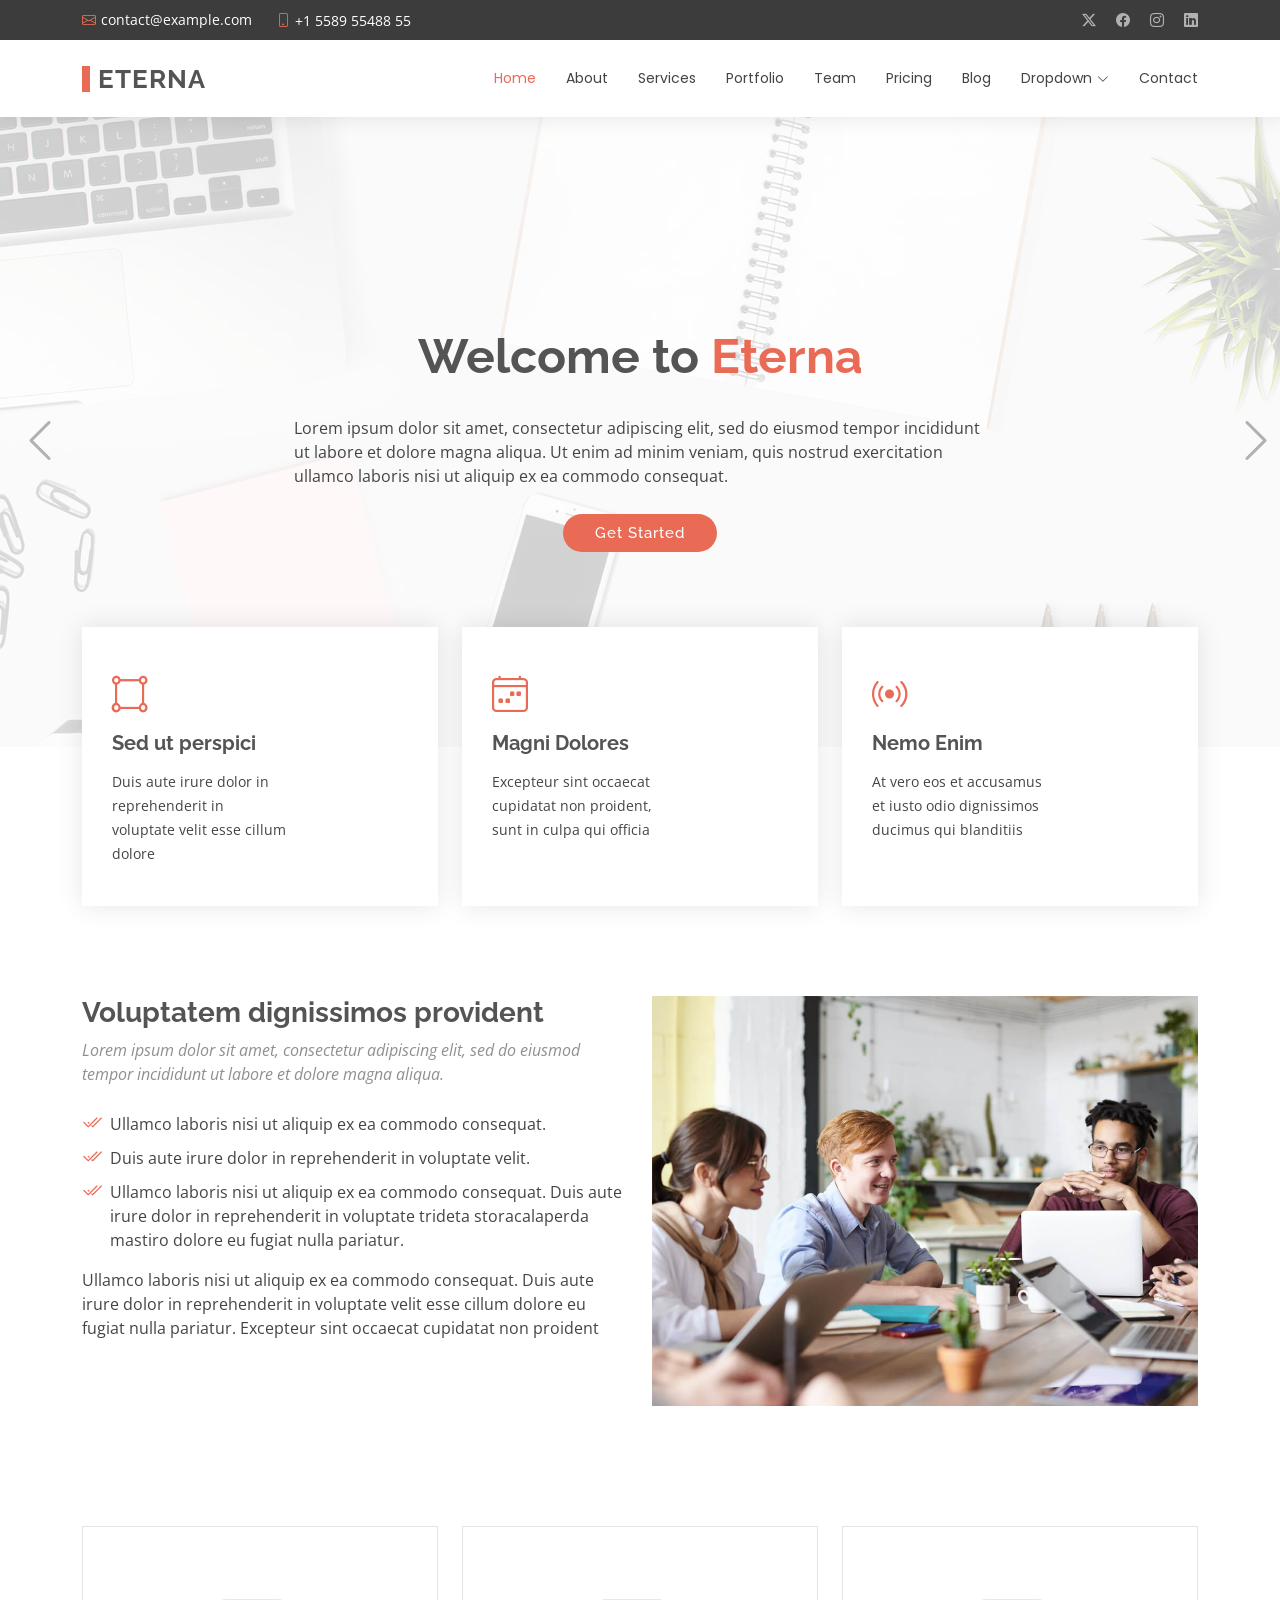
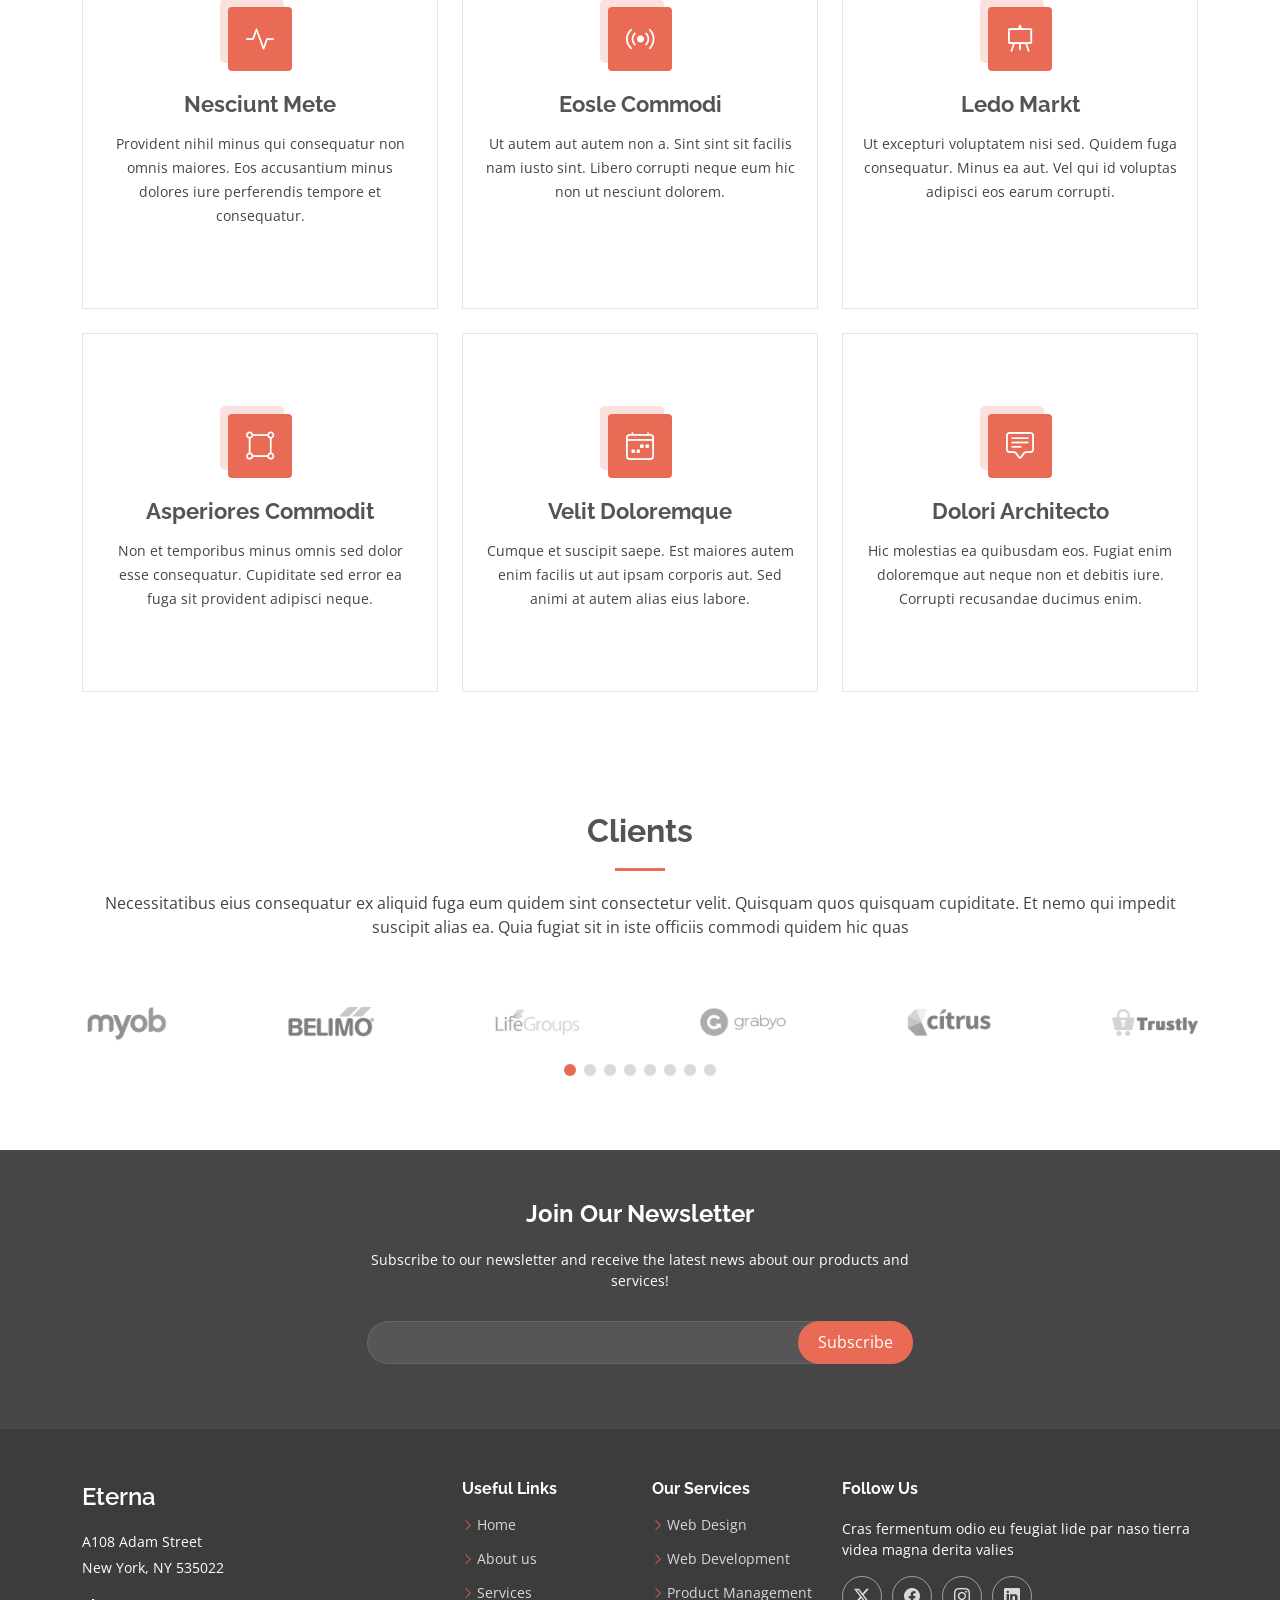
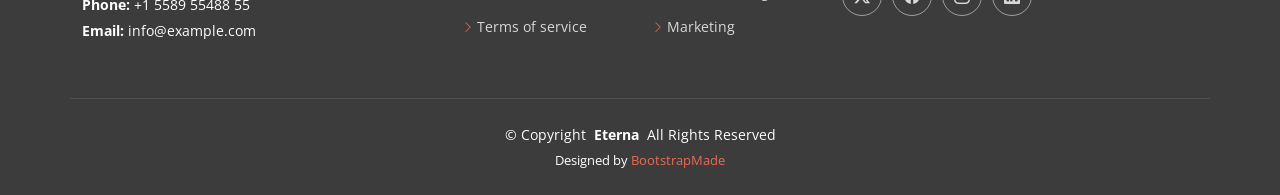
<file: Eterna/index.html>
<!DOCTYPE html>
<html lang="en">

<head>
  <meta charset="utf-8">
  <meta content="width=device-width, initial-scale=1.0" name="viewport">
  <title>Index - Eterna Bootstrap Template</title>
  <meta content="" name="description">
  <meta content="" name="keywords">

  <!-- Favicons -->
  <link href="assets/img/favicon.png" rel="icon">
  <link href="assets/img/apple-touch-icon.png" rel="apple-touch-icon">

  <!-- Fonts -->
  <link href="https://fonts.googleapis.com" rel="preconnect">
  <link href="https://fonts.gstatic.com" rel="preconnect" crossorigin>
  <link href="https://fonts.googleapis.com/css2?family=Open+Sans:ital,wght@0,300;0,400;0,500;0,600;0,700;0,800;1,300;1,400;1,500;1,600;1,700;1,800&family=Poppins:ital,wght@0,100;0,200;0,300;0,400;0,500;0,600;0,700;0,800;0,900;1,100;1,200;1,300;1,400;1,500;1,600;1,700;1,800;1,900&family=Raleway:ital,wght@0,100;0,200;0,300;0,400;0,500;0,600;0,700;0,800;0,900;1,100;1,200;1,300;1,400;1,500;1,600;1,700;1,800;1,900&display=swap" rel="stylesheet">

  <!-- Vendor CSS Files -->
  <link href="assets/vendor/bootstrap/css/bootstrap.min.css" rel="stylesheet">
  <link href="assets/vendor/bootstrap-icons/bootstrap-icons.css" rel="stylesheet">
  <link href="assets/vendor/aos/aos.css" rel="stylesheet">
  <link href="assets/vendor/swiper/swiper-bundle.min.css" rel="stylesheet">
  <link href="assets/vendor/glightbox/css/glightbox.min.css" rel="stylesheet">

  <!-- Main CSS File -->
  <link href="assets/css/main.css" rel="stylesheet">

  <!-- =======================================================
  * Template Name: Eterna
  * Template URL: https://bootstrapmade.com/eterna-free-multipurpose-bootstrap-template/
  * Updated: Jun 29 2024 with Bootstrap v5.3.3
  * Author: BootstrapMade.com
  * License: https://bootstrapmade.com/license/
  ======================================================== -->
</head>

<body class="index-page">

  <header id="header" class="header sticky-top">

    <div class="topbar d-flex align-items-center dark-background">
      <div class="container d-flex justify-content-center justify-content-md-between">
        <div class="contact-info d-flex align-items-center">
          <i class="bi bi-envelope d-flex align-items-center"><a href="mailto:contact@example.com">contact@example.com</a></i>
          <i class="bi bi-phone d-flex align-items-center ms-4"><span>+1 5589 55488 55</span></i>
        </div>
        <div class="social-links d-none d-md-flex align-items-center">
          <a href="#" class="twitter"><i class="bi bi-twitter-x"></i></a>
          <a href="#" class="facebook"><i class="bi bi-facebook"></i></a>
          <a href="#" class="instagram"><i class="bi bi-instagram"></i></a>
          <a href="#" class="linkedin"><i class="bi bi-linkedin"></i></a>
        </div>
      </div>
    </div><!-- End Top Bar -->

    <div class="branding">

      <div class="container position-relative d-flex align-items-center justify-content-between">
        <a href="index.html" class="logo d-flex align-items-center">
          <!-- Uncomment the line below if you also wish to use an image logo -->
          <!-- <img src="assets/img/logo.png" alt=""> -->
          <h1 class="sitename">Eterna<br></h1>
        </a>

        <nav id="navmenu" class="navmenu">
          <ul>
            <li><a href="index.html" class="active">Home</a></li>
            <li><a href="about.html">About</a></li>
            <li><a href="services.html">Services</a></li>
            <li><a href="portfolio.html">Portfolio</a></li>
            <li><a href="team.html">Team</a></li>
            <li><a href="pricing.html">Pricing</a></li>
            <li><a href="blog.html">Blog</a></li>
            <li class="dropdown"><a href="#"><span>Dropdown</span> <i class="bi bi-chevron-down toggle-dropdown"></i></a>
              <ul>
                <li><a href="#">Dropdown 1</a></li>
                <li class="dropdown"><a href="#"><span>Deep Dropdown</span> <i class="bi bi-chevron-down toggle-dropdown"></i></a>
                  <ul>
                    <li><a href="#">Deep Dropdown 1</a></li>
                    <li><a href="#">Deep Dropdown 2</a></li>
                    <li><a href="#">Deep Dropdown 3</a></li>
                    <li><a href="#">Deep Dropdown 4</a></li>
                    <li><a href="#">Deep Dropdown 5</a></li>
                  </ul>
                </li>
                <li><a href="#">Dropdown 2</a></li>
                <li><a href="#">Dropdown 3</a></li>
                <li><a href="#">Dropdown 4</a></li>
              </ul>
            </li>
            <li><a href="contact.html">Contact</a></li>
          </ul>
          <i class="mobile-nav-toggle d-xl-none bi bi-list"></i>
        </nav>

      </div>

    </div>

  </header>

  <main class="main">

    <!-- Hero Section -->
    <section id="hero" class="hero section">

      <div id="hero-carousel" class="carousel slide carousel-fade" data-bs-ride="carousel" data-bs-interval="5000">

        <div class="carousel-item active">
          <img src="assets/img/hero-carousel/hero-carousel-1.jpg" alt="">
          <div class="carousel-container">
            <h2>Welcome to <span>Eterna</span></h2>
            <p>Lorem ipsum dolor sit amet, consectetur adipiscing elit, sed do eiusmod tempor incididunt ut labore et dolore magna aliqua. Ut enim ad minim veniam, quis nostrud exercitation ullamco laboris nisi ut aliquip ex ea commodo consequat.</p>
            <a href="about.html" class="btn-get-started">Get Started</a>
          </div>
        </div><!-- End Carousel Item -->

        <div class="carousel-item">
          <img src="assets/img/hero-carousel/hero-carousel-2.jpg" alt="">
          <div class="carousel-container">
            <h2>At vero eos et accusamus</h2>
            <p>Nam libero tempore, cum soluta nobis est eligendi optio cumque nihil impedit quo minus id quod maxime placeat facere possimus, omnis voluptas assumenda est, omnis dolor repellendus. Temporibus autem quibusdam et aut officiis debitis aut.</p>
            <a href="about.html" class="btn-get-started">Get Started</a>
          </div>
        </div><!-- End Carousel Item -->

        <div class="carousel-item">
          <img src="assets/img/hero-carousel/hero-carousel-3.jpg" alt="">
          <div class="carousel-container">
            <h2>Temporibus autem quibusdam</h2>
            <p>Beatae vitae dicta sunt explicabo. Nemo enim ipsam voluptatem quia voluptas sit aspernatur aut odit aut fugit, sed quia consequuntur magni dolores eos qui ratione voluptatem sequi nesciunt omnis iste natus error sit voluptatem accusantium.</p>
            <a href="about.html" class="btn-get-started">Get Started</a>
          </div>
        </div><!-- End Carousel Item -->

        <a class="carousel-control-prev" href="#hero-carousel" role="button" data-bs-slide="prev">
          <span class="carousel-control-prev-icon bi bi-chevron-left" aria-hidden="true"></span>
        </a>

        <a class="carousel-control-next" href="#hero-carousel" role="button" data-bs-slide="next">
          <span class="carousel-control-next-icon bi bi-chevron-right" aria-hidden="true"></span>
        </a>

      </div>

      <div class="featured container">

        <div class="row gy-4">

          <div class="col-lg-4 d-flex" data-aos="fade-up" data-aos-delay="100">
            <div class="featured-item position-relative">
              <div class="icon"><i class="bi bi-bounding-box-circles icon"></i></div>
              <h4><a href="" class="stretched-link">Sed ut perspici</a></h4>
              <p>Duis aute irure dolor in reprehenderit in voluptate velit esse cillum dolore</p>
            </div>
          </div><!-- End Featured Item -->

          <div class="col-lg-4 d-flex" data-aos="fade-up" data-aos-delay="200">
            <div class="featured-item position-relative">
              <div class="icon"><i class="bi bi-calendar4-week icon"></i></div>
              <h4><a href="" class="stretched-link">Magni Dolores</a></h4>
              <p>Excepteur sint occaecat cupidatat non proident, sunt in culpa qui officia</p>
            </div>
          </div><!-- End Featured Item -->

          <div class="col-lg-4 d-flex" data-aos="fade-up" data-aos-delay="300">
            <div class="featured-item position-relative">
              <div class="icon"><i class="bi bi-broadcast icon"></i></div>
              <h4><a href="" class="stretched-link">Nemo Enim</a></h4>
              <p>At vero eos et accusamus et iusto odio dignissimos ducimus qui blanditiis</p>
            </div>
          </div><!-- End Featured Item -->

        </div>

      </div>

    </section><!-- /Hero Section -->

    <!-- About Section -->
    <section id="about" class="section about">

      <div class="container" data-aos="fade-up" data-aos-delay="100">

        <div class="row gy-4">
          <div class="col-lg-6 order-1 order-lg-2">
            <img src="assets/img/about.jpg" class="img-fluid" alt="">
          </div>
          <div class="col-lg-6 order-2 order-lg-1 content">
            <h3>Voluptatem dignissimos provident</h3>
            <p class="fst-italic">
              Lorem ipsum dolor sit amet, consectetur adipiscing elit, sed do eiusmod tempor incididunt ut labore et dolore
              magna aliqua.
            </p>
            <ul>
              <li><i class="bi bi-check2-all"></i> <span>Ullamco laboris nisi ut aliquip ex ea commodo consequat.</span></li>
              <li><i class="bi bi-check2-all"></i> <span>Duis aute irure dolor in reprehenderit in voluptate velit.</span></li>
              <li><i class="bi bi-check2-all"></i> <span>Ullamco laboris nisi ut aliquip ex ea commodo consequat. Duis aute irure dolor in reprehenderit in voluptate trideta storacalaperda mastiro dolore eu fugiat nulla pariatur.</span></li>
            </ul>
            <p>
              Ullamco laboris nisi ut aliquip ex ea commodo consequat. Duis aute irure dolor in reprehenderit in voluptate
              velit esse cillum dolore eu fugiat nulla pariatur. Excepteur sint occaecat cupidatat non proident
            </p>
          </div>
        </div>

      </div>

    </section><!-- /About Section -->

    <!-- Services Section -->
    <section id="services" class="services section">

      <div class="container">

        <div class="row gy-4">

          <div class="col-lg-4 col-md-6" data-aos="fade-up" data-aos-delay="100">
            <div class="service-item  position-relative">
              <div class="icon">
                <i class="bi bi-activity"></i>
              </div>
              <a href="#" class="stretched-link">
                <h3>Nesciunt Mete</h3>
              </a>
              <p>Provident nihil minus qui consequatur non omnis maiores. Eos accusantium minus dolores iure perferendis tempore et consequatur.</p>
            </div>
          </div><!-- End Service Item -->

          <div class="col-lg-4 col-md-6" data-aos="fade-up" data-aos-delay="200">
            <div class="service-item position-relative">
              <div class="icon">
                <i class="bi bi-broadcast"></i>
              </div>
              <a href="#" class="stretched-link">
                <h3>Eosle Commodi</h3>
              </a>
              <p>Ut autem aut autem non a. Sint sint sit facilis nam iusto sint. Libero corrupti neque eum hic non ut nesciunt dolorem.</p>
            </div>
          </div><!-- End Service Item -->

          <div class="col-lg-4 col-md-6" data-aos="fade-up" data-aos-delay="300">
            <div class="service-item position-relative">
              <div class="icon">
                <i class="bi bi-easel"></i>
              </div>
              <a href="#" class="stretched-link">
                <h3>Ledo Markt</h3>
              </a>
              <p>Ut excepturi voluptatem nisi sed. Quidem fuga consequatur. Minus ea aut. Vel qui id voluptas adipisci eos earum corrupti.</p>
            </div>
          </div><!-- End Service Item -->

          <div class="col-lg-4 col-md-6" data-aos="fade-up" data-aos-delay="400">
            <div class="service-item position-relative">
              <div class="icon">
                <i class="bi bi-bounding-box-circles"></i>
              </div>
              <a href="#" class="stretched-link">
                <h3>Asperiores Commodit</h3>
              </a>
              <p>Non et temporibus minus omnis sed dolor esse consequatur. Cupiditate sed error ea fuga sit provident adipisci neque.</p>
              <a href="#" class="stretched-link"></a>
            </div>
          </div><!-- End Service Item -->

          <div class="col-lg-4 col-md-6" data-aos="fade-up" data-aos-delay="500">
            <div class="service-item position-relative">
              <div class="icon">
                <i class="bi bi-calendar4-week"></i>
              </div>
              <a href="#" class="stretched-link">
                <h3>Velit Doloremque</h3>
              </a>
              <p>Cumque et suscipit saepe. Est maiores autem enim facilis ut aut ipsam corporis aut. Sed animi at autem alias eius labore.</p>
              <a href="#" class="stretched-link"></a>
            </div>
          </div><!-- End Service Item -->

          <div class="col-lg-4 col-md-6" data-aos="fade-up" data-aos-delay="600">
            <div class="service-item position-relative">
              <div class="icon">
                <i class="bi bi-chat-square-text"></i>
              </div>
              <a href="#" class="stretched-link">
                <h3>Dolori Architecto</h3>
              </a>
              <p>Hic molestias ea quibusdam eos. Fugiat enim doloremque aut neque non et debitis iure. Corrupti recusandae ducimus enim.</p>
              <a href="#" class="stretched-link"></a>
            </div>
          </div><!-- End Service Item -->

        </div>

      </div>

    </section><!-- /Services Section -->

    <!-- Clients Section -->
    <section id="clients" class="section clients">

      <!-- Section Title -->
      <div class="container section-title" data-aos="fade-up">
        <h2>Clients</h2>
        <p>Necessitatibus eius consequatur ex aliquid fuga eum quidem sint consectetur velit. Quisquam quos quisquam cupiditate. Et nemo qui impedit suscipit alias ea. Quia fugiat sit in iste officiis commodi quidem hic quas</p>
      </div><!-- End Section Title -->

      <div class="container" data-aos="fade-up" data-aos-delay="100">

        <div class="swiper init-swiper">
          <script type="application/json" class="swiper-config">
            {
              "loop": true,
              "speed": 600,
              "autoplay": {
                "delay": 5000
              },
              "slidesPerView": "auto",
              "pagination": {
                "el": ".swiper-pagination",
                "type": "bullets",
                "clickable": true
              },
              "breakpoints": {
                "320": {
                  "slidesPerView": 2,
                  "spaceBetween": 40
                },
                "480": {
                  "slidesPerView": 3,
                  "spaceBetween": 60
                },
                "640": {
                  "slidesPerView": 4,
                  "spaceBetween": 80
                },
                "992": {
                  "slidesPerView": 6,
                  "spaceBetween": 120
                }
              }
            }
          </script>
          <div class="swiper-wrapper align-items-center">
            <div class="swiper-slide"><img src="assets/img/clients/client-1.png" class="img-fluid" alt=""></div>
            <div class="swiper-slide"><img src="assets/img/clients/client-2.png" class="img-fluid" alt=""></div>
            <div class="swiper-slide"><img src="assets/img/clients/client-3.png" class="img-fluid" alt=""></div>
            <div class="swiper-slide"><img src="assets/img/clients/client-4.png" class="img-fluid" alt=""></div>
            <div class="swiper-slide"><img src="assets/img/clients/client-5.png" class="img-fluid" alt=""></div>
            <div class="swiper-slide"><img src="assets/img/clients/client-6.png" class="img-fluid" alt=""></div>
            <div class="swiper-slide"><img src="assets/img/clients/client-7.png" class="img-fluid" alt=""></div>
            <div class="swiper-slide"><img src="assets/img/clients/client-8.png" class="img-fluid" alt=""></div>
          </div>
          <div class="swiper-pagination"></div>
        </div>

      </div>

    </section><!-- /Clients Section -->

  </main>

  <footer id="footer" class="footer position-relative dark-background">

    <div class="footer-newsletter">
      <div class="container">
        <div class="row justify-content-center text-center">
          <div class="col-lg-6">
            <h4>Join Our Newsletter</h4>
            <p>Subscribe to our newsletter and receive the latest news about our products and services!</p>
            <form action="forms/newsletter.php" method="post" class="php-email-form">
              <div class="newsletter-form"><input type="email" name="email"><input type="submit" value="Subscribe"></div>
              <div class="loading">Loading</div>
              <div class="error-message"></div>
              <div class="sent-message">Your subscription request has been sent. Thank you!</div>
            </form>
          </div>
        </div>
      </div>
    </div>

    <div class="container footer-top">
      <div class="row gy-4">
        <div class="col-lg-4 col-md-6 footer-about">
          <a href="index.html" class="d-flex align-items-center">
            <span class="sitename">Eterna</span>
          </a>
          <div class="footer-contact pt-3">
            <p>A108 Adam Street</p>
            <p>New York, NY 535022</p>
            <p class="mt-3"><strong>Phone:</strong> <span>+1 5589 55488 55</span></p>
            <p><strong>Email:</strong> <span>info@example.com</span></p>
          </div>
        </div>

        <div class="col-lg-2 col-md-3 footer-links">
          <h4>Useful Links</h4>
          <ul>
            <li><i class="bi bi-chevron-right"></i> <a href="#">Home</a></li>
            <li><i class="bi bi-chevron-right"></i> <a href="#">About us</a></li>
            <li><i class="bi bi-chevron-right"></i> <a href="#">Services</a></li>
            <li><i class="bi bi-chevron-right"></i> <a href="#">Terms of service</a></li>
          </ul>
        </div>

        <div class="col-lg-2 col-md-3 footer-links">
          <h4>Our Services</h4>
          <ul>
            <li><i class="bi bi-chevron-right"></i> <a href="#">Web Design</a></li>
            <li><i class="bi bi-chevron-right"></i> <a href="#">Web Development</a></li>
            <li><i class="bi bi-chevron-right"></i> <a href="#">Product Management</a></li>
            <li><i class="bi bi-chevron-right"></i> <a href="#">Marketing</a></li>
          </ul>
        </div>

        <div class="col-lg-4 col-md-12">
          <h4>Follow Us</h4>
          <p>Cras fermentum odio eu feugiat lide par naso tierra videa magna derita valies</p>
          <div class="social-links d-flex">
            <a href=""><i class="bi bi-twitter-x"></i></a>
            <a href=""><i class="bi bi-facebook"></i></a>
            <a href=""><i class="bi bi-instagram"></i></a>
            <a href=""><i class="bi bi-linkedin"></i></a>
          </div>
        </div>

      </div>
    </div>

    <div class="container copyright text-center mt-4">
      <p>© <span>Copyright</span> <strong class="px-1 sitename">Eterna</strong> <span>All Rights Reserved</span></p>
      <div class="credits">
        <!-- All the links in the footer should remain intact. -->
        <!-- You can delete the links only if you've purchased the pro version. -->
        <!-- Licensing information: https://bootstrapmade.com/license/ -->
        <!-- Purchase the pro version with working PHP/AJAX contact form: [buy-url] -->
        Designed by <a href="https://bootstrapmade.com/">BootstrapMade</a>
      </div>
    </div>

  </footer>

  <!-- Scroll Top -->
  <a href="#" id="scroll-top" class="scroll-top d-flex align-items-center justify-content-center"><i class="bi bi-arrow-up-short"></i></a>

  <!-- Preloader -->
  <div id="preloader"></div>

  <!-- Vendor JS Files -->
  <script src="assets/vendor/bootstrap/js/bootstrap.bundle.min.js"></script>
  <script src="assets/vendor/php-email-form/validate.js"></script>
  <script src="assets/vendor/aos/aos.js"></script>
  <script src="assets/vendor/swiper/swiper-bundle.min.js"></script>
  <script src="assets/vendor/purecounter/purecounter_vanilla.js"></script>
  <script src="assets/vendor/waypoints/noframework.waypoints.js"></script>
  <script src="assets/vendor/glightbox/js/glightbox.min.js"></script>
  <script src="assets/vendor/imagesloaded/imagesloaded.pkgd.min.js"></script>
  <script src="assets/vendor/isotope-layout/isotope.pkgd.min.js"></script>

  <!-- Main JS File -->
  <script src="assets/js/main.js"></script>

</body>

</html>
</file>
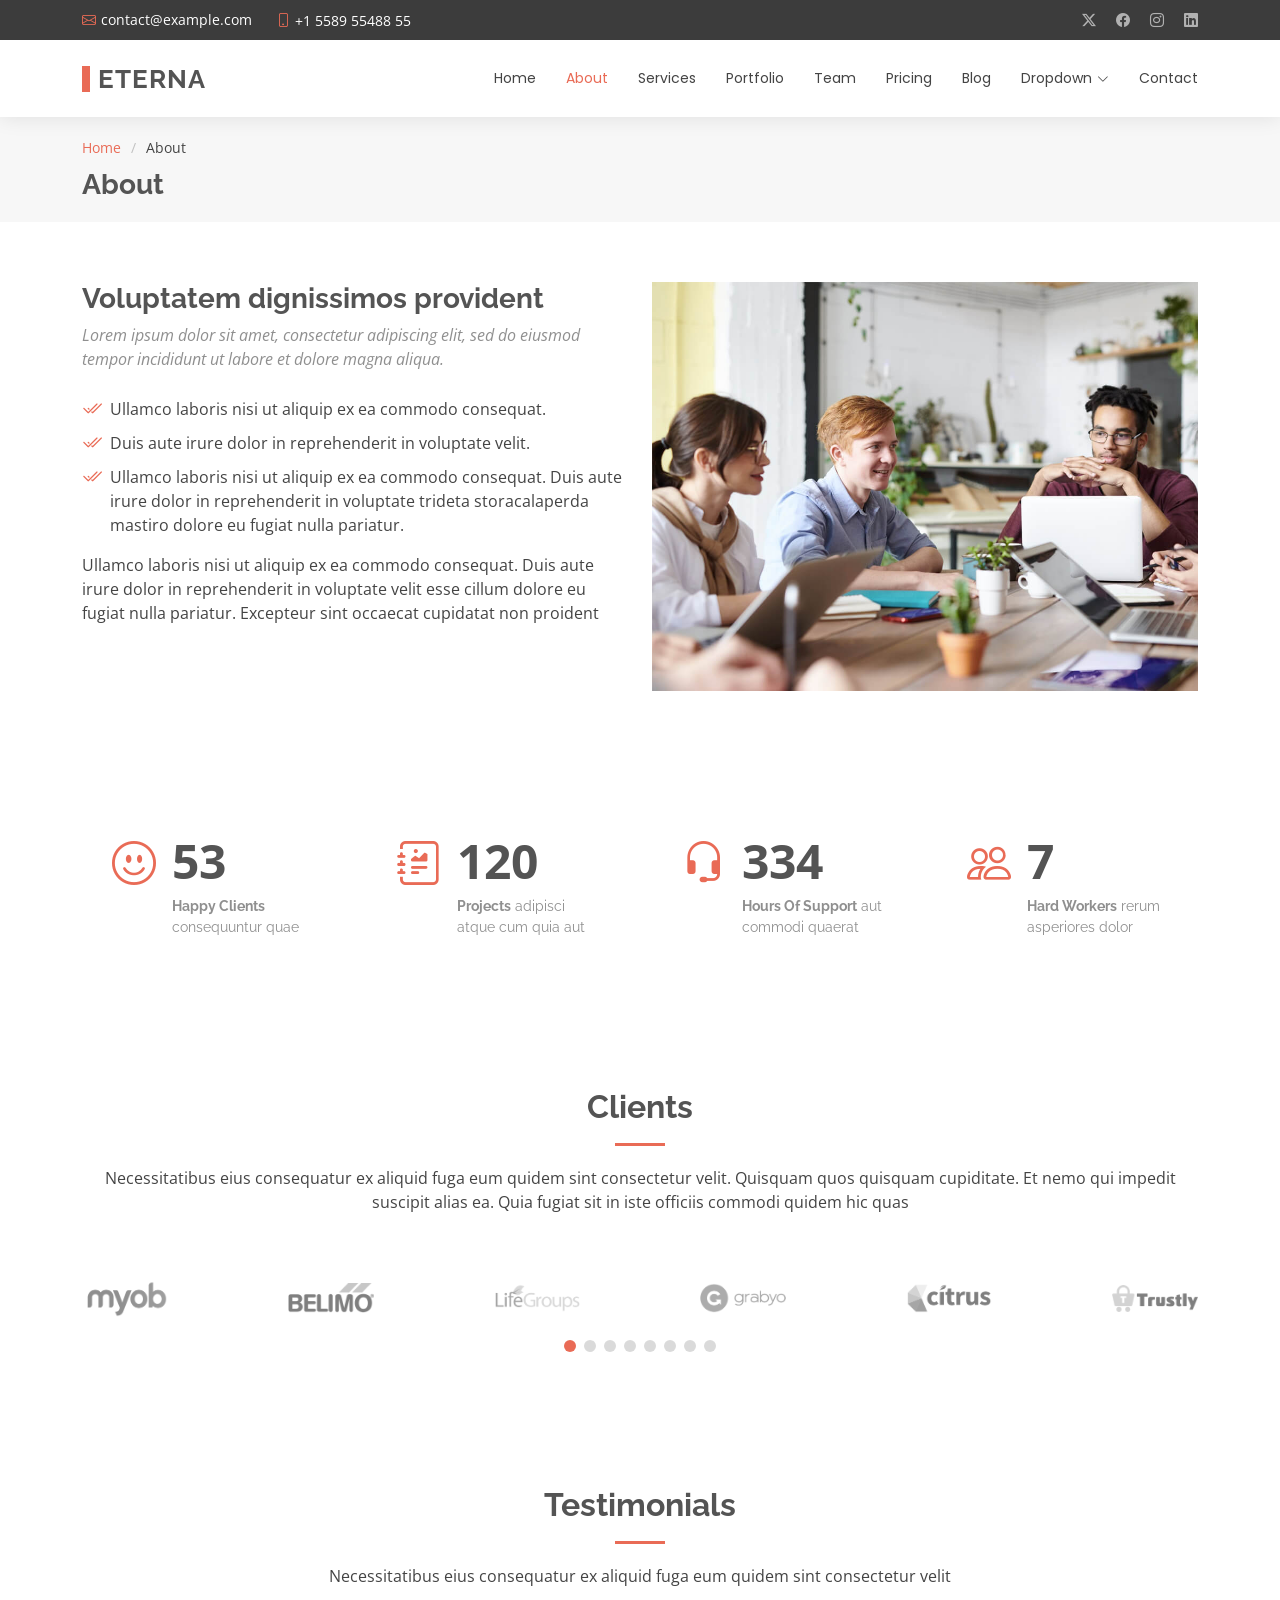
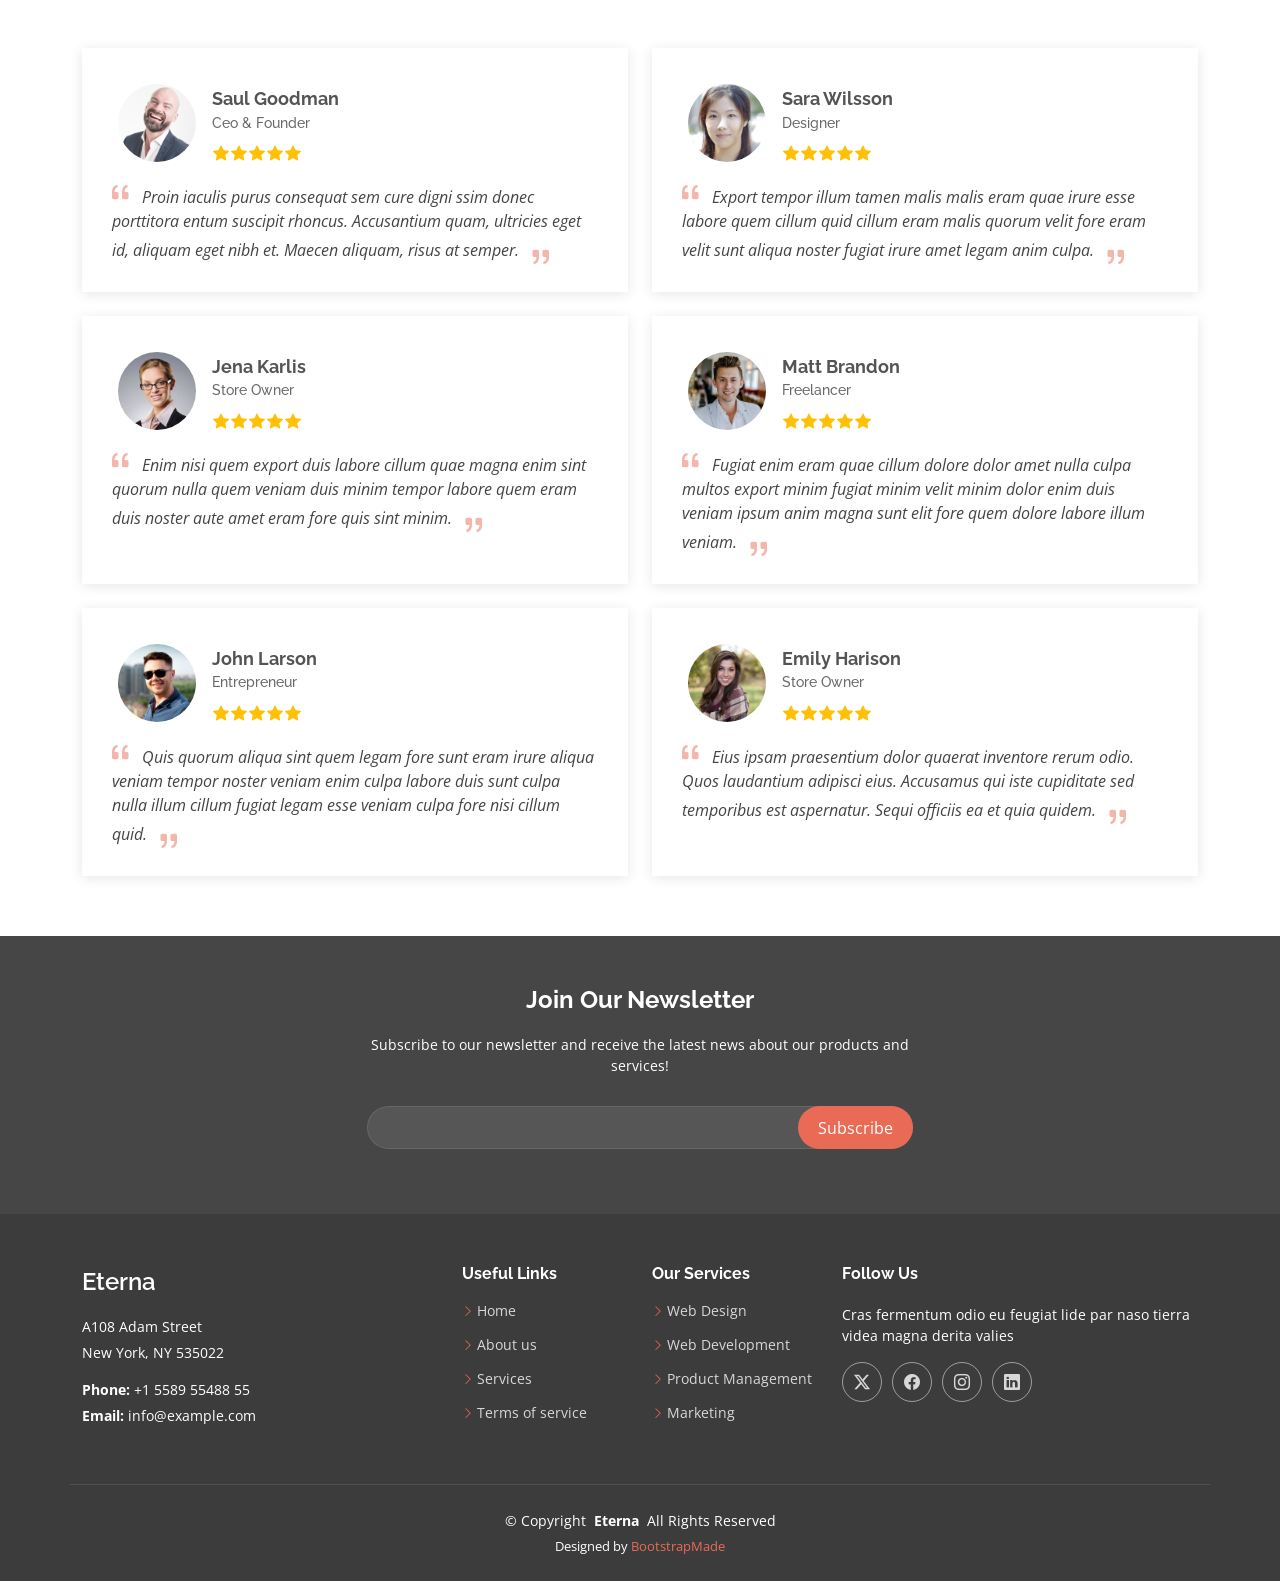
<file: Eterna/about.html>
<!DOCTYPE html>
<html lang="en">

<head>
  <meta charset="utf-8">
  <meta content="width=device-width, initial-scale=1.0" name="viewport">
  <title>About - Eterna Bootstrap Template</title>
  <meta content="" name="description">
  <meta content="" name="keywords">

  <!-- Favicons -->
  <link href="assets/img/favicon.png" rel="icon">
  <link href="assets/img/apple-touch-icon.png" rel="apple-touch-icon">

  <!-- Fonts -->
  <link href="https://fonts.googleapis.com" rel="preconnect">
  <link href="https://fonts.gstatic.com" rel="preconnect" crossorigin>
  <link href="https://fonts.googleapis.com/css2?family=Open+Sans:ital,wght@0,300;0,400;0,500;0,600;0,700;0,800;1,300;1,400;1,500;1,600;1,700;1,800&family=Poppins:ital,wght@0,100;0,200;0,300;0,400;0,500;0,600;0,700;0,800;0,900;1,100;1,200;1,300;1,400;1,500;1,600;1,700;1,800;1,900&family=Raleway:ital,wght@0,100;0,200;0,300;0,400;0,500;0,600;0,700;0,800;0,900;1,100;1,200;1,300;1,400;1,500;1,600;1,700;1,800;1,900&display=swap" rel="stylesheet">

  <!-- Vendor CSS Files -->
  <link href="assets/vendor/bootstrap/css/bootstrap.min.css" rel="stylesheet">
  <link href="assets/vendor/bootstrap-icons/bootstrap-icons.css" rel="stylesheet">
  <link href="assets/vendor/aos/aos.css" rel="stylesheet">
  <link href="assets/vendor/swiper/swiper-bundle.min.css" rel="stylesheet">
  <link href="assets/vendor/glightbox/css/glightbox.min.css" rel="stylesheet">

  <!-- Main CSS File -->
  <link href="assets/css/main.css" rel="stylesheet">

  <!-- =======================================================
  * Template Name: Eterna
  * Template URL: https://bootstrapmade.com/eterna-free-multipurpose-bootstrap-template/
  * Updated: Jun 29 2024 with Bootstrap v5.3.3
  * Author: BootstrapMade.com
  * License: https://bootstrapmade.com/license/
  ======================================================== -->
</head>

<body class="about-page">

  <header id="header" class="header sticky-top">

    <div class="topbar d-flex align-items-center dark-background">
      <div class="container d-flex justify-content-center justify-content-md-between">
        <div class="contact-info d-flex align-items-center">
          <i class="bi bi-envelope d-flex align-items-center"><a href="mailto:contact@example.com">contact@example.com</a></i>
          <i class="bi bi-phone d-flex align-items-center ms-4"><span>+1 5589 55488 55</span></i>
        </div>
        <div class="social-links d-none d-md-flex align-items-center">
          <a href="#" class="twitter"><i class="bi bi-twitter-x"></i></a>
          <a href="#" class="facebook"><i class="bi bi-facebook"></i></a>
          <a href="#" class="instagram"><i class="bi bi-instagram"></i></a>
          <a href="#" class="linkedin"><i class="bi bi-linkedin"></i></a>
        </div>
      </div>
    </div><!-- End Top Bar -->

    <div class="branding">

      <div class="container position-relative d-flex align-items-center justify-content-between">
        <a href="index.html" class="logo d-flex align-items-center">
          <!-- Uncomment the line below if you also wish to use an image logo -->
          <!-- <img src="assets/img/logo.png" alt=""> -->
          <h1 class="sitename">Eterna<br></h1>
        </a>

        <nav id="navmenu" class="navmenu">
          <ul>
            <li><a href="index.html">Home</a></li>
            <li><a href="about.html" class="active">About</a></li>
            <li><a href="services.html">Services</a></li>
            <li><a href="portfolio.html">Portfolio</a></li>
            <li><a href="team.html">Team</a></li>
            <li><a href="pricing.html">Pricing</a></li>
            <li><a href="blog.html">Blog</a></li>
            <li class="dropdown"><a href="#"><span>Dropdown</span> <i class="bi bi-chevron-down toggle-dropdown"></i></a>
              <ul>
                <li><a href="#">Dropdown 1</a></li>
                <li class="dropdown"><a href="#"><span>Deep Dropdown</span> <i class="bi bi-chevron-down toggle-dropdown"></i></a>
                  <ul>
                    <li><a href="#">Deep Dropdown 1</a></li>
                    <li><a href="#">Deep Dropdown 2</a></li>
                    <li><a href="#">Deep Dropdown 3</a></li>
                    <li><a href="#">Deep Dropdown 4</a></li>
                    <li><a href="#">Deep Dropdown 5</a></li>
                  </ul>
                </li>
                <li><a href="#">Dropdown 2</a></li>
                <li><a href="#">Dropdown 3</a></li>
                <li><a href="#">Dropdown 4</a></li>
              </ul>
            </li>
            <li><a href="contact.html">Contact</a></li>
          </ul>
          <i class="mobile-nav-toggle d-xl-none bi bi-list"></i>
        </nav>

      </div>

    </div>

  </header>

  <main class="main">

    <!-- Page Title -->
    <div class="page-title" data-aos="fade">
      <div class="container">
        <nav class="breadcrumbs">
          <ol>
            <li><a href="index.html">Home</a></li>
            <li class="current">About</li>
          </ol>
        </nav>
        <h1>About</h1>
      </div>
    </div><!-- End Page Title -->

    <!-- About Section -->
    <section id="about" class="section about">

      <div class="container" data-aos="fade-up" data-aos-delay="100">

        <div class="row gy-4">
          <div class="col-lg-6 order-1 order-lg-2">
            <img src="assets/img/about.jpg" class="img-fluid" alt="">
          </div>
          <div class="col-lg-6 order-2 order-lg-1 content">
            <h3>Voluptatem dignissimos provident</h3>
            <p class="fst-italic">
              Lorem ipsum dolor sit amet, consectetur adipiscing elit, sed do eiusmod tempor incididunt ut labore et dolore
              magna aliqua.
            </p>
            <ul>
              <li><i class="bi bi-check2-all"></i> <span>Ullamco laboris nisi ut aliquip ex ea commodo consequat.</span></li>
              <li><i class="bi bi-check2-all"></i> <span>Duis aute irure dolor in reprehenderit in voluptate velit.</span></li>
              <li><i class="bi bi-check2-all"></i> <span>Ullamco laboris nisi ut aliquip ex ea commodo consequat. Duis aute irure dolor in reprehenderit in voluptate trideta storacalaperda mastiro dolore eu fugiat nulla pariatur.</span></li>
            </ul>
            <p>
              Ullamco laboris nisi ut aliquip ex ea commodo consequat. Duis aute irure dolor in reprehenderit in voluptate
              velit esse cillum dolore eu fugiat nulla pariatur. Excepteur sint occaecat cupidatat non proident
            </p>
          </div>
        </div>

      </div>

    </section><!-- /About Section -->

    <!-- Stats Section -->
    <section id="stats" class="stats section">

      <div class="container" data-aos="fade-up" data-aos-delay="100">

        <div class="row gy-4">

          <div class="col-lg-3 col-md-6">
            <div class="stats-item">
              <i class="bi bi-emoji-smile"></i>
              <span data-purecounter-start="0" data-purecounter-end="232" data-purecounter-duration="1" class="purecounter"></span>
              <p><strong>Happy Clients</strong> <span>consequuntur quae</span></p>
            </div>
          </div><!-- End Stats Item -->

          <div class="col-lg-3 col-md-6">
            <div class="stats-item">
              <i class="bi bi-journal-richtext"></i>
              <span data-purecounter-start="0" data-purecounter-end="521" data-purecounter-duration="1" class="purecounter"></span>
              <p><strong>Projects</strong> <span>adipisci atque cum quia aut</span></p>
            </div>
          </div><!-- End Stats Item -->

          <div class="col-lg-3 col-md-6">
            <div class="stats-item">
              <i class="bi bi-headset"></i>
              <span data-purecounter-start="0" data-purecounter-end="1453" data-purecounter-duration="1" class="purecounter"></span>
              <p><strong>Hours Of Support</strong> <span>aut commodi quaerat</span></p>
            </div>
          </div><!-- End Stats Item -->

          <div class="col-lg-3 col-md-6">
            <div class="stats-item">
              <i class="bi bi-people"></i>
              <span data-purecounter-start="0" data-purecounter-end="32" data-purecounter-duration="1" class="purecounter"></span>
              <p><strong>Hard Workers</strong> <span>rerum asperiores dolor</span></p>
            </div>
          </div><!-- End Stats Item -->

        </div>

      </div>

    </section><!-- /Stats Section -->

    <!-- Clients Section -->
    <section id="clients" class="section clients">

      <!-- Section Title -->
      <div class="container section-title" data-aos="fade-up">
        <h2>Clients</h2>
        <p>Necessitatibus eius consequatur ex aliquid fuga eum quidem sint consectetur velit. Quisquam quos quisquam cupiditate. Et nemo qui impedit suscipit alias ea. Quia fugiat sit in iste officiis commodi quidem hic quas</p>
      </div><!-- End Section Title -->

      <div class="container" data-aos="fade-up" data-aos-delay="100">

        <div class="swiper init-swiper">
          <script type="application/json" class="swiper-config">
            {
              "loop": true,
              "speed": 600,
              "autoplay": {
                "delay": 5000
              },
              "slidesPerView": "auto",
              "pagination": {
                "el": ".swiper-pagination",
                "type": "bullets",
                "clickable": true
              },
              "breakpoints": {
                "320": {
                  "slidesPerView": 2,
                  "spaceBetween": 40
                },
                "480": {
                  "slidesPerView": 3,
                  "spaceBetween": 60
                },
                "640": {
                  "slidesPerView": 4,
                  "spaceBetween": 80
                },
                "992": {
                  "slidesPerView": 6,
                  "spaceBetween": 120
                }
              }
            }
          </script>
          <div class="swiper-wrapper align-items-center">
            <div class="swiper-slide"><img src="assets/img/clients/client-1.png" class="img-fluid" alt=""></div>
            <div class="swiper-slide"><img src="assets/img/clients/client-2.png" class="img-fluid" alt=""></div>
            <div class="swiper-slide"><img src="assets/img/clients/client-3.png" class="img-fluid" alt=""></div>
            <div class="swiper-slide"><img src="assets/img/clients/client-4.png" class="img-fluid" alt=""></div>
            <div class="swiper-slide"><img src="assets/img/clients/client-5.png" class="img-fluid" alt=""></div>
            <div class="swiper-slide"><img src="assets/img/clients/client-6.png" class="img-fluid" alt=""></div>
            <div class="swiper-slide"><img src="assets/img/clients/client-7.png" class="img-fluid" alt=""></div>
            <div class="swiper-slide"><img src="assets/img/clients/client-8.png" class="img-fluid" alt=""></div>
          </div>
          <div class="swiper-pagination"></div>
        </div>

      </div>

    </section><!-- /Clients Section -->

    <!-- Testimonials Section -->
    <section id="testimonials" class="testimonials section">

      <!-- Section Title -->
      <div class="container section-title" data-aos="fade-up">
        <h2>Testimonials</h2>
        <p>Necessitatibus eius consequatur ex aliquid fuga eum quidem sint consectetur velit</p>
      </div><!-- End Section Title -->

      <div class="container">

        <div class="row gy-4">

          <div class="col-lg-6" data-aos="fade-up" data-aos-delay="100">
            <div class="testimonial-item">
              <img src="assets/img/testimonials/testimonials-1.jpg" class="testimonial-img" alt="">
              <h3>Saul Goodman</h3>
              <h4>Ceo &amp; Founder</h4>
              <div class="stars">
                <i class="bi bi-star-fill"></i><i class="bi bi-star-fill"></i><i class="bi bi-star-fill"></i><i class="bi bi-star-fill"></i><i class="bi bi-star-fill"></i>
              </div>
              <p>
                <i class="bi bi-quote quote-icon-left"></i>
                <span>Proin iaculis purus consequat sem cure digni ssim donec porttitora entum suscipit rhoncus. Accusantium quam, ultricies eget id, aliquam eget nibh et. Maecen aliquam, risus at semper.</span>
                <i class="bi bi-quote quote-icon-right"></i>
              </p>
            </div>
          </div><!-- End testimonial item -->

          <div class="col-lg-6" data-aos="fade-up" data-aos-delay="200">
            <div class="testimonial-item">
              <img src="assets/img/testimonials/testimonials-2.jpg" class="testimonial-img" alt="">
              <h3>Sara Wilsson</h3>
              <h4>Designer</h4>
              <div class="stars">
                <i class="bi bi-star-fill"></i><i class="bi bi-star-fill"></i><i class="bi bi-star-fill"></i><i class="bi bi-star-fill"></i><i class="bi bi-star-fill"></i>
              </div>
              <p>
                <i class="bi bi-quote quote-icon-left"></i>
                <span>Export tempor illum tamen malis malis eram quae irure esse labore quem cillum quid cillum eram malis quorum velit fore eram velit sunt aliqua noster fugiat irure amet legam anim culpa.</span>
                <i class="bi bi-quote quote-icon-right"></i>
              </p>
            </div>
          </div><!-- End testimonial item -->

          <div class="col-lg-6" data-aos="fade-up" data-aos-delay="300">
            <div class="testimonial-item">
              <img src="assets/img/testimonials/testimonials-3.jpg" class="testimonial-img" alt="">
              <h3>Jena Karlis</h3>
              <h4>Store Owner</h4>
              <div class="stars">
                <i class="bi bi-star-fill"></i><i class="bi bi-star-fill"></i><i class="bi bi-star-fill"></i><i class="bi bi-star-fill"></i><i class="bi bi-star-fill"></i>
              </div>
              <p>
                <i class="bi bi-quote quote-icon-left"></i>
                <span>Enim nisi quem export duis labore cillum quae magna enim sint quorum nulla quem veniam duis minim tempor labore quem eram duis noster aute amet eram fore quis sint minim.</span>
                <i class="bi bi-quote quote-icon-right"></i>
              </p>
            </div>
          </div><!-- End testimonial item -->

          <div class="col-lg-6" data-aos="fade-up" data-aos-delay="400">
            <div class="testimonial-item">
              <img src="assets/img/testimonials/testimonials-4.jpg" class="testimonial-img" alt="">
              <h3>Matt Brandon</h3>
              <h4>Freelancer</h4>
              <div class="stars">
                <i class="bi bi-star-fill"></i><i class="bi bi-star-fill"></i><i class="bi bi-star-fill"></i><i class="bi bi-star-fill"></i><i class="bi bi-star-fill"></i>
              </div>
              <p>
                <i class="bi bi-quote quote-icon-left"></i>
                <span>Fugiat enim eram quae cillum dolore dolor amet nulla culpa multos export minim fugiat minim velit minim dolor enim duis veniam ipsum anim magna sunt elit fore quem dolore labore illum veniam.</span>
                <i class="bi bi-quote quote-icon-right"></i>
              </p>
            </div>
          </div><!-- End testimonial item -->

          <div class="col-lg-6" data-aos="fade-up" data-aos-delay="500">
            <div class="testimonial-item">
              <img src="assets/img/testimonials/testimonials-5.jpg" class="testimonial-img" alt="">
              <h3>John Larson</h3>
              <h4>Entrepreneur</h4>
              <div class="stars">
                <i class="bi bi-star-fill"></i><i class="bi bi-star-fill"></i><i class="bi bi-star-fill"></i><i class="bi bi-star-fill"></i><i class="bi bi-star-fill"></i>
              </div>
              <p>
                <i class="bi bi-quote quote-icon-left"></i>
                <span>Quis quorum aliqua sint quem legam fore sunt eram irure aliqua veniam tempor noster veniam enim culpa labore duis sunt culpa nulla illum cillum fugiat legam esse veniam culpa fore nisi cillum quid.</span>
                <i class="bi bi-quote quote-icon-right"></i>
              </p>
            </div>
          </div><!-- End testimonial item -->

          <div class="col-lg-6" data-aos="fade-up" data-aos-delay="600">
            <div class="testimonial-item">
              <img src="assets/img/testimonials/testimonials-6.jpg" class="testimonial-img" alt="">
              <h3>Emily Harison</h3>
              <h4>Store Owner</h4>
              <div class="stars">
                <i class="bi bi-star-fill"></i><i class="bi bi-star-fill"></i><i class="bi bi-star-fill"></i><i class="bi bi-star-fill"></i><i class="bi bi-star-fill"></i>
              </div>
              <p>
                <i class="bi bi-quote quote-icon-left"></i>
                <span>Eius ipsam praesentium dolor quaerat inventore rerum odio. Quos laudantium adipisci eius. Accusamus qui iste cupiditate sed temporibus est aspernatur. Sequi officiis ea et quia quidem.</span>
                <i class="bi bi-quote quote-icon-right"></i>
              </p>
            </div>
          </div><!-- End testimonial item -->

        </div>

      </div>

    </section><!-- /Testimonials Section -->

  </main>

  <footer id="footer" class="footer position-relative dark-background">

    <div class="footer-newsletter">
      <div class="container">
        <div class="row justify-content-center text-center">
          <div class="col-lg-6">
            <h4>Join Our Newsletter</h4>
            <p>Subscribe to our newsletter and receive the latest news about our products and services!</p>
            <form action="forms/newsletter.php" method="post" class="php-email-form">
              <div class="newsletter-form"><input type="email" name="email"><input type="submit" value="Subscribe"></div>
              <div class="loading">Loading</div>
              <div class="error-message"></div>
              <div class="sent-message">Your subscription request has been sent. Thank you!</div>
            </form>
          </div>
        </div>
      </div>
    </div>

    <div class="container footer-top">
      <div class="row gy-4">
        <div class="col-lg-4 col-md-6 footer-about">
          <a href="index.html" class="d-flex align-items-center">
            <span class="sitename">Eterna</span>
          </a>
          <div class="footer-contact pt-3">
            <p>A108 Adam Street</p>
            <p>New York, NY 535022</p>
            <p class="mt-3"><strong>Phone:</strong> <span>+1 5589 55488 55</span></p>
            <p><strong>Email:</strong> <span>info@example.com</span></p>
          </div>
        </div>

        <div class="col-lg-2 col-md-3 footer-links">
          <h4>Useful Links</h4>
          <ul>
            <li><i class="bi bi-chevron-right"></i> <a href="#">Home</a></li>
            <li><i class="bi bi-chevron-right"></i> <a href="#">About us</a></li>
            <li><i class="bi bi-chevron-right"></i> <a href="#">Services</a></li>
            <li><i class="bi bi-chevron-right"></i> <a href="#">Terms of service</a></li>
          </ul>
        </div>

        <div class="col-lg-2 col-md-3 footer-links">
          <h4>Our Services</h4>
          <ul>
            <li><i class="bi bi-chevron-right"></i> <a href="#">Web Design</a></li>
            <li><i class="bi bi-chevron-right"></i> <a href="#">Web Development</a></li>
            <li><i class="bi bi-chevron-right"></i> <a href="#">Product Management</a></li>
            <li><i class="bi bi-chevron-right"></i> <a href="#">Marketing</a></li>
          </ul>
        </div>

        <div class="col-lg-4 col-md-12">
          <h4>Follow Us</h4>
          <p>Cras fermentum odio eu feugiat lide par naso tierra videa magna derita valies</p>
          <div class="social-links d-flex">
            <a href=""><i class="bi bi-twitter-x"></i></a>
            <a href=""><i class="bi bi-facebook"></i></a>
            <a href=""><i class="bi bi-instagram"></i></a>
            <a href=""><i class="bi bi-linkedin"></i></a>
          </div>
        </div>

      </div>
    </div>

    <div class="container copyright text-center mt-4">
      <p>© <span>Copyright</span> <strong class="px-1 sitename">Eterna</strong> <span>All Rights Reserved</span></p>
      <div class="credits">
        <!-- All the links in the footer should remain intact. -->
        <!-- You can delete the links only if you've purchased the pro version. -->
        <!-- Licensing information: https://bootstrapmade.com/license/ -->
        <!-- Purchase the pro version with working PHP/AJAX contact form: [buy-url] -->
        Designed by <a href="https://bootstrapmade.com/">BootstrapMade</a>
      </div>
    </div>

  </footer>

  <!-- Scroll Top -->
  <a href="#" id="scroll-top" class="scroll-top d-flex align-items-center justify-content-center"><i class="bi bi-arrow-up-short"></i></a>

  <!-- Preloader -->
  <div id="preloader"></div>

  <!-- Vendor JS Files -->
  <script src="assets/vendor/bootstrap/js/bootstrap.bundle.min.js"></script>
  <script src="assets/vendor/php-email-form/validate.js"></script>
  <script src="assets/vendor/aos/aos.js"></script>
  <script src="assets/vendor/swiper/swiper-bundle.min.js"></script>
  <script src="assets/vendor/purecounter/purecounter_vanilla.js"></script>
  <script src="assets/vendor/waypoints/noframework.waypoints.js"></script>
  <script src="assets/vendor/glightbox/js/glightbox.min.js"></script>
  <script src="assets/vendor/imagesloaded/imagesloaded.pkgd.min.js"></script>
  <script src="assets/vendor/isotope-layout/isotope.pkgd.min.js"></script>

  <!-- Main JS File -->
  <script src="assets/js/main.js"></script>

</body>

</html>
</file>
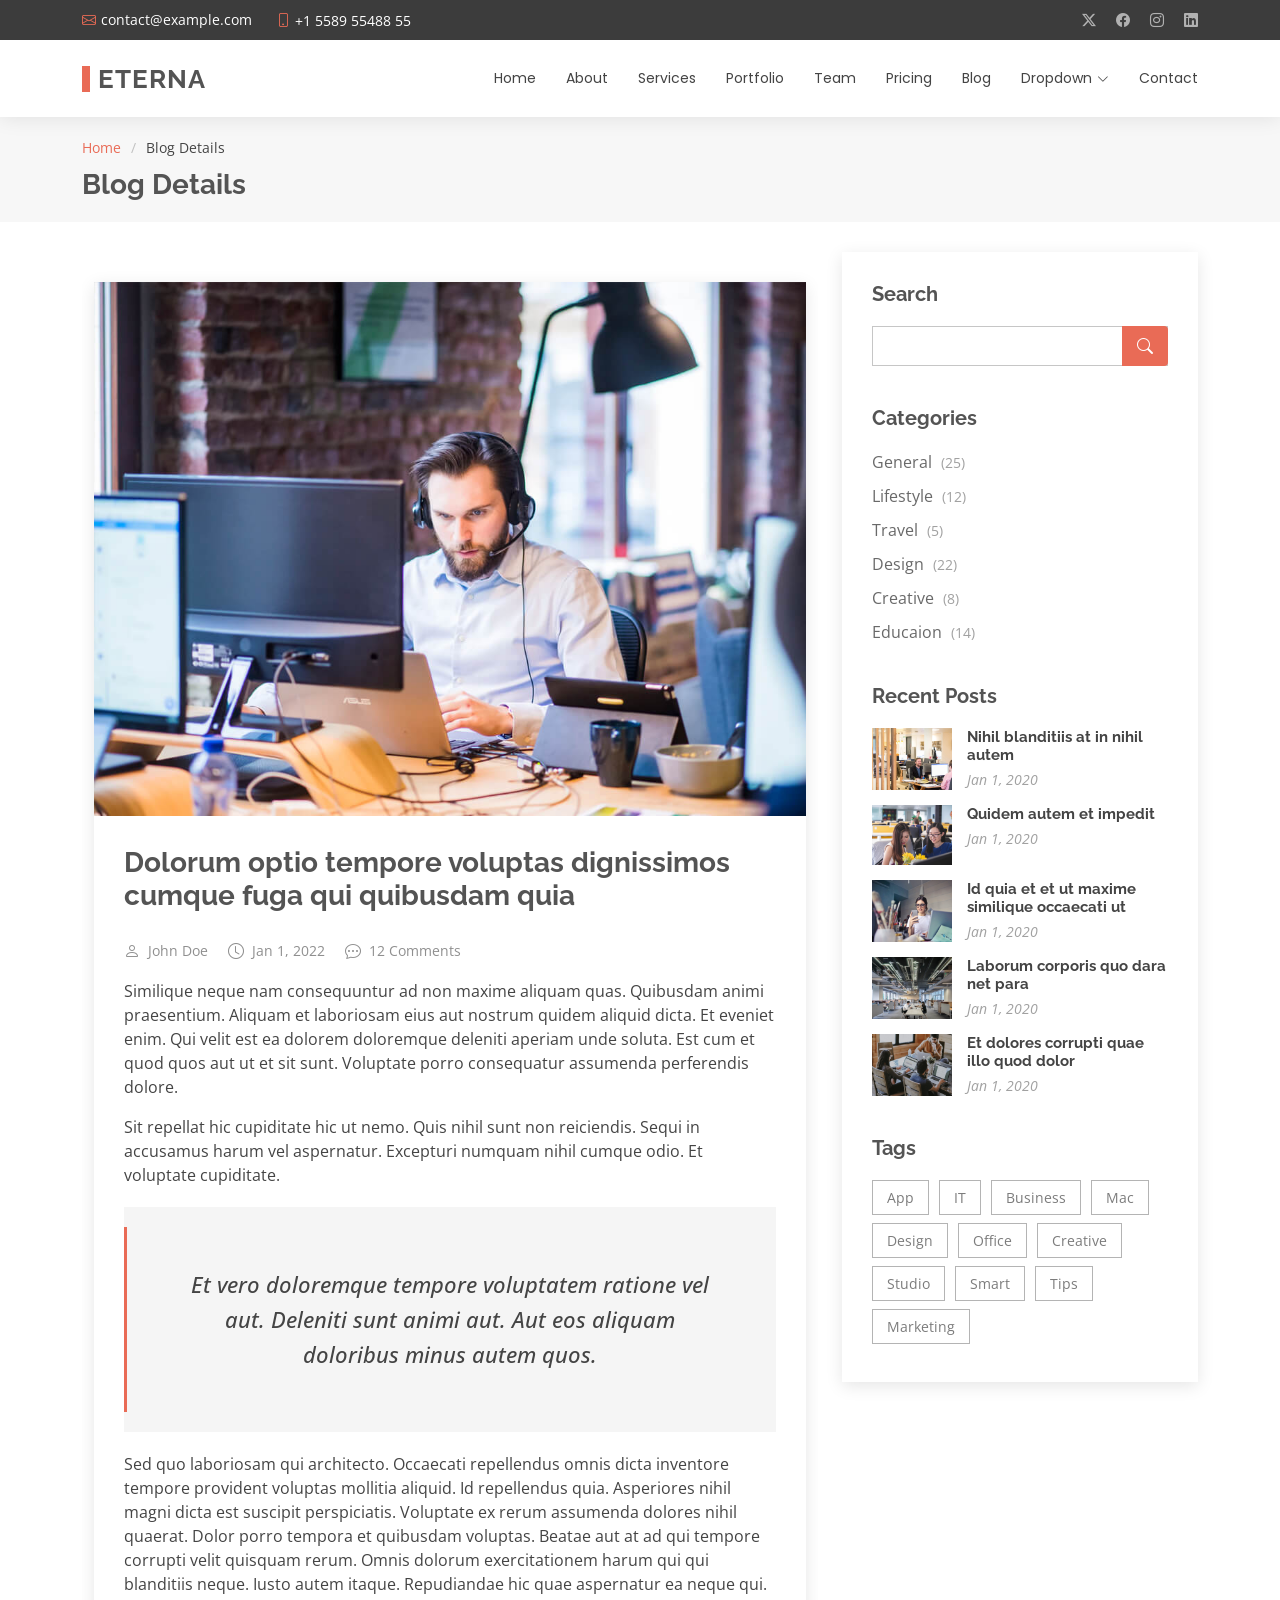
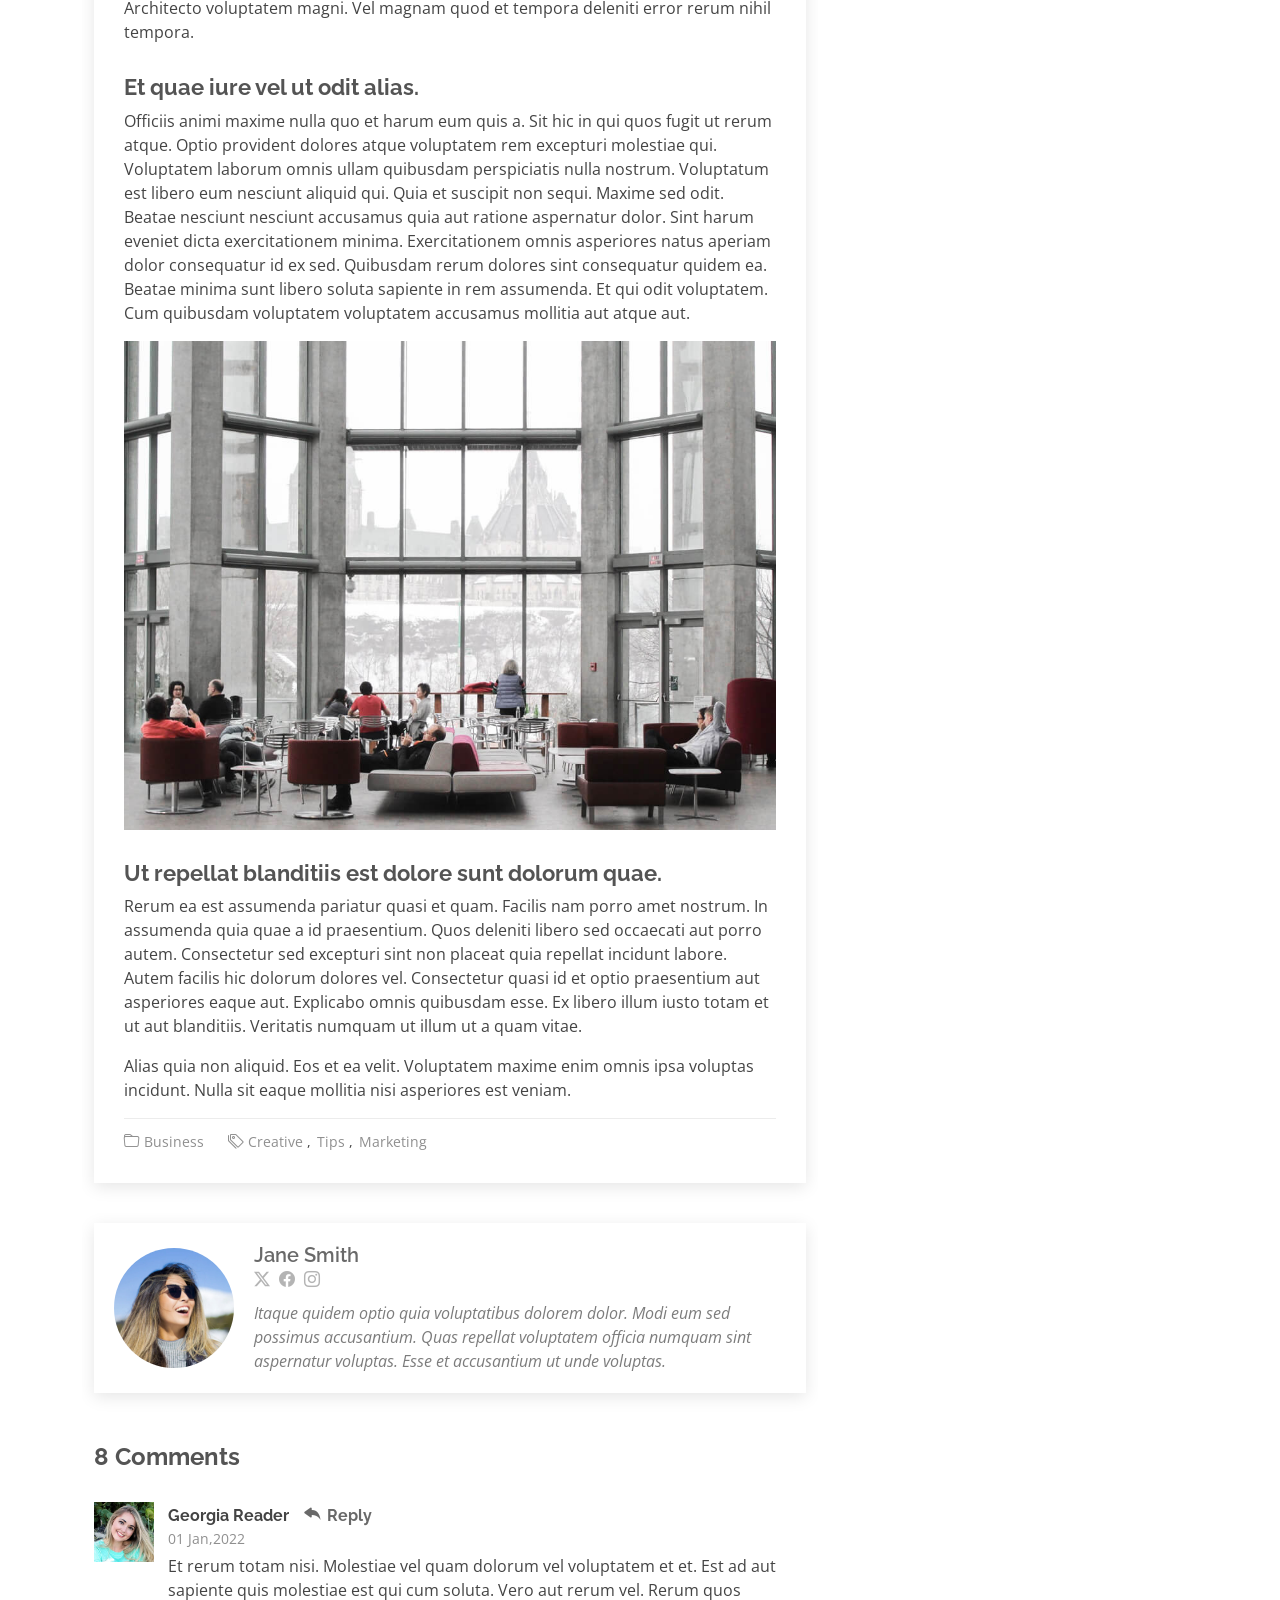
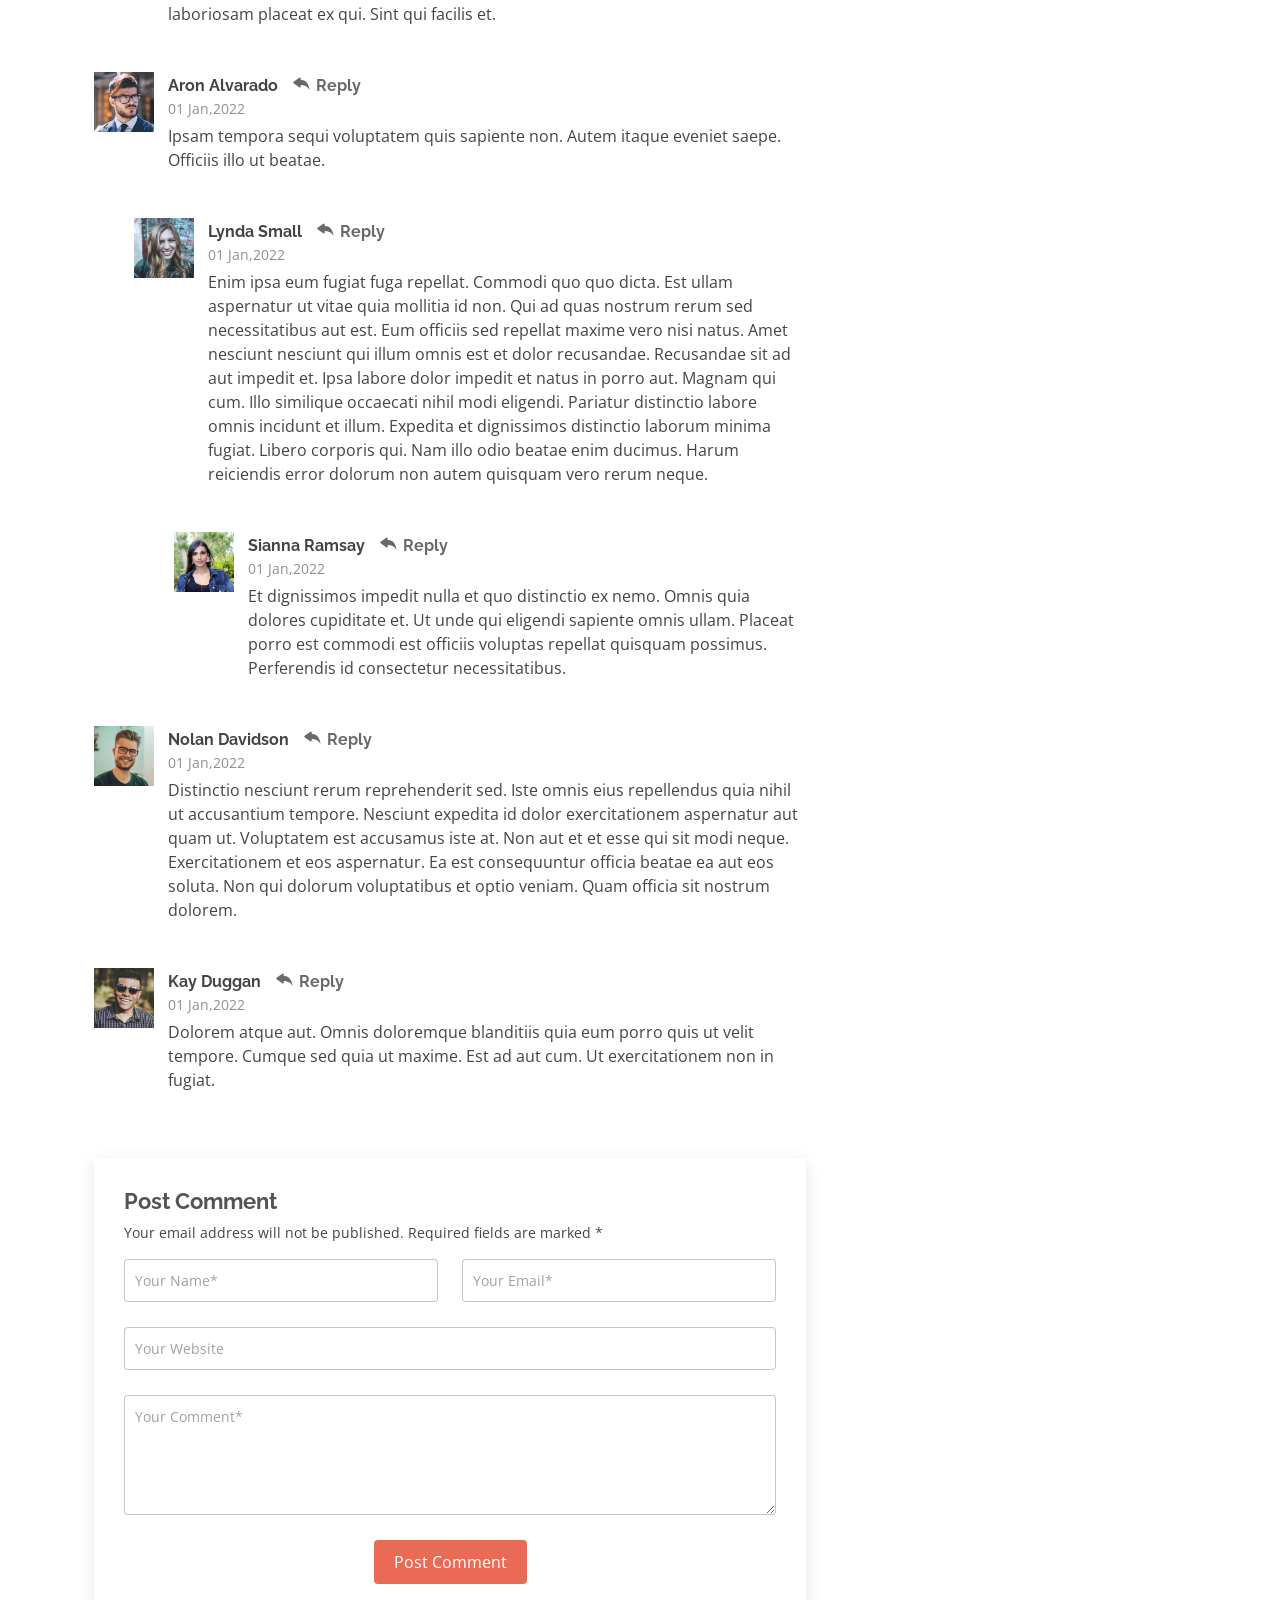
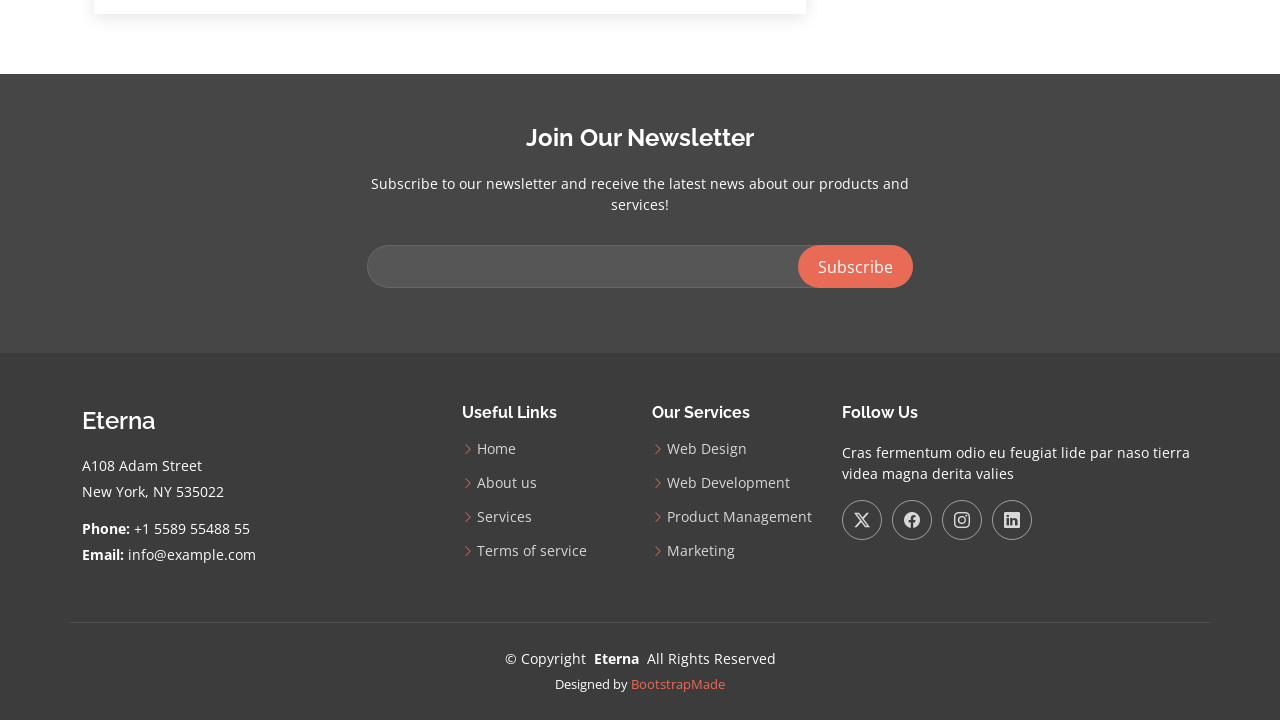
<file: Eterna/blog-details.html>
<!DOCTYPE html>
<html lang="en">

<head>
  <meta charset="utf-8">
  <meta content="width=device-width, initial-scale=1.0" name="viewport">
  <title>Blog Details - Eterna Bootstrap Template</title>
  <meta content="" name="description">
  <meta content="" name="keywords">

  <!-- Favicons -->
  <link href="assets/img/favicon.png" rel="icon">
  <link href="assets/img/apple-touch-icon.png" rel="apple-touch-icon">

  <!-- Fonts -->
  <link href="https://fonts.googleapis.com" rel="preconnect">
  <link href="https://fonts.gstatic.com" rel="preconnect" crossorigin>
  <link href="https://fonts.googleapis.com/css2?family=Open+Sans:ital,wght@0,300;0,400;0,500;0,600;0,700;0,800;1,300;1,400;1,500;1,600;1,700;1,800&family=Poppins:ital,wght@0,100;0,200;0,300;0,400;0,500;0,600;0,700;0,800;0,900;1,100;1,200;1,300;1,400;1,500;1,600;1,700;1,800;1,900&family=Raleway:ital,wght@0,100;0,200;0,300;0,400;0,500;0,600;0,700;0,800;0,900;1,100;1,200;1,300;1,400;1,500;1,600;1,700;1,800;1,900&display=swap" rel="stylesheet">

  <!-- Vendor CSS Files -->
  <link href="assets/vendor/bootstrap/css/bootstrap.min.css" rel="stylesheet">
  <link href="assets/vendor/bootstrap-icons/bootstrap-icons.css" rel="stylesheet">
  <link href="assets/vendor/aos/aos.css" rel="stylesheet">
  <link href="assets/vendor/swiper/swiper-bundle.min.css" rel="stylesheet">
  <link href="assets/vendor/glightbox/css/glightbox.min.css" rel="stylesheet">

  <!-- Main CSS File -->
  <link href="assets/css/main.css" rel="stylesheet">

  <!-- =======================================================
  * Template Name: Eterna
  * Template URL: https://bootstrapmade.com/eterna-free-multipurpose-bootstrap-template/
  * Updated: Jun 29 2024 with Bootstrap v5.3.3
  * Author: BootstrapMade.com
  * License: https://bootstrapmade.com/license/
  ======================================================== -->
</head>

<body class="blog-details-page">

  <header id="header" class="header sticky-top">

    <div class="topbar d-flex align-items-center dark-background">
      <div class="container d-flex justify-content-center justify-content-md-between">
        <div class="contact-info d-flex align-items-center">
          <i class="bi bi-envelope d-flex align-items-center"><a href="mailto:contact@example.com">contact@example.com</a></i>
          <i class="bi bi-phone d-flex align-items-center ms-4"><span>+1 5589 55488 55</span></i>
        </div>
        <div class="social-links d-none d-md-flex align-items-center">
          <a href="#" class="twitter"><i class="bi bi-twitter-x"></i></a>
          <a href="#" class="facebook"><i class="bi bi-facebook"></i></a>
          <a href="#" class="instagram"><i class="bi bi-instagram"></i></a>
          <a href="#" class="linkedin"><i class="bi bi-linkedin"></i></a>
        </div>
      </div>
    </div><!-- End Top Bar -->

    <div class="branding">

      <div class="container position-relative d-flex align-items-center justify-content-between">
        <a href="index.html" class="logo d-flex align-items-center">
          <!-- Uncomment the line below if you also wish to use an image logo -->
          <!-- <img src="assets/img/logo.png" alt=""> -->
          <h1 class="sitename">Eterna<br></h1>
        </a>

        <nav id="navmenu" class="navmenu">
          <ul>
            <li><a href="index.html">Home</a></li>
            <li><a href="about.html">About</a></li>
            <li><a href="services.html">Services</a></li>
            <li><a href="portfolio.html">Portfolio</a></li>
            <li><a href="team.html">Team</a></li>
            <li><a href="pricing.html">Pricing</a></li>
            <li><a href="blog.html">Blog</a></li>
            <li class="dropdown"><a href="#"><span>Dropdown</span> <i class="bi bi-chevron-down toggle-dropdown"></i></a>
              <ul>
                <li><a href="#">Dropdown 1</a></li>
                <li class="dropdown"><a href="#"><span>Deep Dropdown</span> <i class="bi bi-chevron-down toggle-dropdown"></i></a>
                  <ul>
                    <li><a href="#">Deep Dropdown 1</a></li>
                    <li><a href="#">Deep Dropdown 2</a></li>
                    <li><a href="#">Deep Dropdown 3</a></li>
                    <li><a href="#">Deep Dropdown 4</a></li>
                    <li><a href="#">Deep Dropdown 5</a></li>
                  </ul>
                </li>
                <li><a href="#">Dropdown 2</a></li>
                <li><a href="#">Dropdown 3</a></li>
                <li><a href="#">Dropdown 4</a></li>
              </ul>
            </li>
            <li><a href="contact.html">Contact</a></li>
          </ul>
          <i class="mobile-nav-toggle d-xl-none bi bi-list"></i>
        </nav>

      </div>

    </div>

  </header>

  <main class="main">

    <!-- Page Title -->
    <div class="page-title" data-aos="fade">
      <div class="container">
        <nav class="breadcrumbs">
          <ol>
            <li><a href="index.html">Home</a></li>
            <li class="current">Blog Details</li>
          </ol>
        </nav>
        <h1>Blog Details</h1>
      </div>
    </div><!-- End Page Title -->

    <div class="container">
      <div class="row">

        <div class="col-lg-8">

          <!-- Blog Details Section -->
          <section id="blog-details" class="blog-details section">
            <div class="container">

              <article class="article">

                <div class="post-img">
                  <img src="assets/img/blog/blog-1.jpg" alt="" class="img-fluid">
                </div>

                <h2 class="title">Dolorum optio tempore voluptas dignissimos cumque fuga qui quibusdam quia</h2>

                <div class="meta-top">
                  <ul>
                    <li class="d-flex align-items-center"><i class="bi bi-person"></i> <a href="blog-details.html">John Doe</a></li>
                    <li class="d-flex align-items-center"><i class="bi bi-clock"></i> <a href="blog-details.html"><time datetime="2020-01-01">Jan 1, 2022</time></a></li>
                    <li class="d-flex align-items-center"><i class="bi bi-chat-dots"></i> <a href="blog-details.html">12 Comments</a></li>
                  </ul>
                </div><!-- End meta top -->

                <div class="content">
                  <p>
                    Similique neque nam consequuntur ad non maxime aliquam quas. Quibusdam animi praesentium. Aliquam et laboriosam eius aut nostrum quidem aliquid dicta.
                    Et eveniet enim. Qui velit est ea dolorem doloremque deleniti aperiam unde soluta. Est cum et quod quos aut ut et sit sunt. Voluptate porro consequatur assumenda perferendis dolore.
                  </p>

                  <p>
                    Sit repellat hic cupiditate hic ut nemo. Quis nihil sunt non reiciendis. Sequi in accusamus harum vel aspernatur. Excepturi numquam nihil cumque odio. Et voluptate cupiditate.
                  </p>

                  <blockquote>
                    <p>
                      Et vero doloremque tempore voluptatem ratione vel aut. Deleniti sunt animi aut. Aut eos aliquam doloribus minus autem quos.
                    </p>
                  </blockquote>

                  <p>
                    Sed quo laboriosam qui architecto. Occaecati repellendus omnis dicta inventore tempore provident voluptas mollitia aliquid. Id repellendus quia. Asperiores nihil magni dicta est suscipit perspiciatis. Voluptate ex rerum assumenda dolores nihil quaerat.
                    Dolor porro tempora et quibusdam voluptas. Beatae aut at ad qui tempore corrupti velit quisquam rerum. Omnis dolorum exercitationem harum qui qui blanditiis neque.
                    Iusto autem itaque. Repudiandae hic quae aspernatur ea neque qui. Architecto voluptatem magni. Vel magnam quod et tempora deleniti error rerum nihil tempora.
                  </p>

                  <h3>Et quae iure vel ut odit alias.</h3>
                  <p>
                    Officiis animi maxime nulla quo et harum eum quis a. Sit hic in qui quos fugit ut rerum atque. Optio provident dolores atque voluptatem rem excepturi molestiae qui. Voluptatem laborum omnis ullam quibusdam perspiciatis nulla nostrum. Voluptatum est libero eum nesciunt aliquid qui.
                    Quia et suscipit non sequi. Maxime sed odit. Beatae nesciunt nesciunt accusamus quia aut ratione aspernatur dolor. Sint harum eveniet dicta exercitationem minima. Exercitationem omnis asperiores natus aperiam dolor consequatur id ex sed. Quibusdam rerum dolores sint consequatur quidem ea.
                    Beatae minima sunt libero soluta sapiente in rem assumenda. Et qui odit voluptatem. Cum quibusdam voluptatem voluptatem accusamus mollitia aut atque aut.
                  </p>
                  <img src="assets/img/blog/blog-inside-post.jpg" class="img-fluid" alt="">

                  <h3>Ut repellat blanditiis est dolore sunt dolorum quae.</h3>
                  <p>
                    Rerum ea est assumenda pariatur quasi et quam. Facilis nam porro amet nostrum. In assumenda quia quae a id praesentium. Quos deleniti libero sed occaecati aut porro autem. Consectetur sed excepturi sint non placeat quia repellat incidunt labore. Autem facilis hic dolorum dolores vel.
                    Consectetur quasi id et optio praesentium aut asperiores eaque aut. Explicabo omnis quibusdam esse. Ex libero illum iusto totam et ut aut blanditiis. Veritatis numquam ut illum ut a quam vitae.
                  </p>
                  <p>
                    Alias quia non aliquid. Eos et ea velit. Voluptatem maxime enim omnis ipsa voluptas incidunt. Nulla sit eaque mollitia nisi asperiores est veniam.
                  </p>

                </div><!-- End post content -->

                <div class="meta-bottom">
                  <i class="bi bi-folder"></i>
                  <ul class="cats">
                    <li><a href="#">Business</a></li>
                  </ul>

                  <i class="bi bi-tags"></i>
                  <ul class="tags">
                    <li><a href="#">Creative</a></li>
                    <li><a href="#">Tips</a></li>
                    <li><a href="#">Marketing</a></li>
                  </ul>
                </div><!-- End meta bottom -->

              </article>

            </div>
          </section><!-- /Blog Details Section -->

          <!-- Blog Author Section -->
          <section id="blog-author" class="blog-author section">

            <div class="container">
              <div class="author-container d-flex align-items-center">
                <img src="assets/img/blog/blog-author.jpg" class="rounded-circle flex-shrink-0" alt="">
                <div>
                  <h4>Jane Smith</h4>
                  <div class="social-links">
                    <a href="https://x.com/#"><i class="bi bi-twitter-x"></i></a>
                    <a href="https://facebook.com/#"><i class="bi bi-facebook"></i></a>
                    <a href="https://instagram.com/#"><i class="biu bi-instagram"></i></a>
                  </div>
                  <p>
                    Itaque quidem optio quia voluptatibus dolorem dolor. Modi eum sed possimus accusantium. Quas repellat voluptatem officia numquam sint aspernatur voluptas. Esse et accusantium ut unde voluptas.
                  </p>
                </div>
              </div>
            </div>

          </section><!-- /Blog Author Section -->

          <!-- Blog Comments Section -->
          <section id="blog-comments" class="blog-comments section">

            <div class="container">

              <h4 class="comments-count">8 Comments</h4>

              <div id="comment-1" class="comment">
                <div class="d-flex">
                  <div class="comment-img"><img src="assets/img/blog/comments-1.jpg" alt=""></div>
                  <div>
                    <h5><a href="">Georgia Reader</a> <a href="#" class="reply"><i class="bi bi-reply-fill"></i> Reply</a></h5>
                    <time datetime="2020-01-01">01 Jan,2022</time>
                    <p>
                      Et rerum totam nisi. Molestiae vel quam dolorum vel voluptatem et et. Est ad aut sapiente quis molestiae est qui cum soluta.
                      Vero aut rerum vel. Rerum quos laboriosam placeat ex qui. Sint qui facilis et.
                    </p>
                  </div>
                </div>
              </div><!-- End comment #1 -->

              <div id="comment-2" class="comment">
                <div class="d-flex">
                  <div class="comment-img"><img src="assets/img/blog/comments-2.jpg" alt=""></div>
                  <div>
                    <h5><a href="">Aron Alvarado</a> <a href="#" class="reply"><i class="bi bi-reply-fill"></i> Reply</a></h5>
                    <time datetime="2020-01-01">01 Jan,2022</time>
                    <p>
                      Ipsam tempora sequi voluptatem quis sapiente non. Autem itaque eveniet saepe. Officiis illo ut beatae.
                    </p>
                  </div>
                </div>

                <div id="comment-reply-1" class="comment comment-reply">
                  <div class="d-flex">
                    <div class="comment-img"><img src="assets/img/blog/comments-3.jpg" alt=""></div>
                    <div>
                      <h5><a href="">Lynda Small</a> <a href="#" class="reply"><i class="bi bi-reply-fill"></i> Reply</a></h5>
                      <time datetime="2020-01-01">01 Jan,2022</time>
                      <p>
                        Enim ipsa eum fugiat fuga repellat. Commodi quo quo dicta. Est ullam aspernatur ut vitae quia mollitia id non. Qui ad quas nostrum rerum sed necessitatibus aut est. Eum officiis sed repellat maxime vero nisi natus. Amet nesciunt nesciunt qui illum omnis est et dolor recusandae.

                        Recusandae sit ad aut impedit et. Ipsa labore dolor impedit et natus in porro aut. Magnam qui cum. Illo similique occaecati nihil modi eligendi. Pariatur distinctio labore omnis incidunt et illum. Expedita et dignissimos distinctio laborum minima fugiat.

                        Libero corporis qui. Nam illo odio beatae enim ducimus. Harum reiciendis error dolorum non autem quisquam vero rerum neque.
                      </p>
                    </div>
                  </div>

                  <div id="comment-reply-2" class="comment comment-reply">
                    <div class="d-flex">
                      <div class="comment-img"><img src="assets/img/blog/comments-4.jpg" alt=""></div>
                      <div>
                        <h5><a href="">Sianna Ramsay</a> <a href="#" class="reply"><i class="bi bi-reply-fill"></i> Reply</a></h5>
                        <time datetime="2020-01-01">01 Jan,2022</time>
                        <p>
                          Et dignissimos impedit nulla et quo distinctio ex nemo. Omnis quia dolores cupiditate et. Ut unde qui eligendi sapiente omnis ullam. Placeat porro est commodi est officiis voluptas repellat quisquam possimus. Perferendis id consectetur necessitatibus.
                        </p>
                      </div>
                    </div>

                  </div><!-- End comment reply #2-->

                </div><!-- End comment reply #1-->

              </div><!-- End comment #2-->

              <div id="comment-3" class="comment">
                <div class="d-flex">
                  <div class="comment-img"><img src="assets/img/blog/comments-5.jpg" alt=""></div>
                  <div>
                    <h5><a href="">Nolan Davidson</a> <a href="#" class="reply"><i class="bi bi-reply-fill"></i> Reply</a></h5>
                    <time datetime="2020-01-01">01 Jan,2022</time>
                    <p>
                      Distinctio nesciunt rerum reprehenderit sed. Iste omnis eius repellendus quia nihil ut accusantium tempore. Nesciunt expedita id dolor exercitationem aspernatur aut quam ut. Voluptatem est accusamus iste at.
                      Non aut et et esse qui sit modi neque. Exercitationem et eos aspernatur. Ea est consequuntur officia beatae ea aut eos soluta. Non qui dolorum voluptatibus et optio veniam. Quam officia sit nostrum dolorem.
                    </p>
                  </div>
                </div>

              </div><!-- End comment #3 -->

              <div id="comment-4" class="comment">
                <div class="d-flex">
                  <div class="comment-img"><img src="assets/img/blog/comments-6.jpg" alt=""></div>
                  <div>
                    <h5><a href="">Kay Duggan</a> <a href="#" class="reply"><i class="bi bi-reply-fill"></i> Reply</a></h5>
                    <time datetime="2020-01-01">01 Jan,2022</time>
                    <p>
                      Dolorem atque aut. Omnis doloremque blanditiis quia eum porro quis ut velit tempore. Cumque sed quia ut maxime. Est ad aut cum. Ut exercitationem non in fugiat.
                    </p>
                  </div>
                </div>

              </div><!-- End comment #4 -->

            </div>

          </section><!-- /Blog Comments Section -->

          <!-- Comment Form Section -->
          <section id="comment-form" class="comment-form section">
            <div class="container">

              <form action="">

                <h4>Post Comment</h4>
                <p>Your email address will not be published. Required fields are marked * </p>
                <div class="row">
                  <div class="col-md-6 form-group">
                    <input name="name" type="text" class="form-control" placeholder="Your Name*">
                  </div>
                  <div class="col-md-6 form-group">
                    <input name="email" type="text" class="form-control" placeholder="Your Email*">
                  </div>
                </div>
                <div class="row">
                  <div class="col form-group">
                    <input name="website" type="text" class="form-control" placeholder="Your Website">
                  </div>
                </div>
                <div class="row">
                  <div class="col form-group">
                    <textarea name="comment" class="form-control" placeholder="Your Comment*"></textarea>
                  </div>
                </div>

                <div class="text-center">
                  <button type="submit" class="btn btn-primary">Post Comment</button>
                </div>

              </form>

            </div>
          </section><!-- /Comment Form Section -->

        </div>

        <div class="col-lg-4 sidebar">

          <div class="widgets-container">

            <!-- Search Widget -->
            <div class="search-widget widget-item">

              <h3 class="widget-title">Search</h3>
              <form action="">
                <input type="text">
                <button type="submit" title="Search"><i class="bi bi-search"></i></button>
              </form>

            </div><!--/Search Widget -->

            <!-- Categories Widget -->
            <div class="categories-widget widget-item">

              <h3 class="widget-title">Categories</h3>
              <ul class="mt-3">
                <li><a href="#">General <span>(25)</span></a></li>
                <li><a href="#">Lifestyle <span>(12)</span></a></li>
                <li><a href="#">Travel <span>(5)</span></a></li>
                <li><a href="#">Design <span>(22)</span></a></li>
                <li><a href="#">Creative <span>(8)</span></a></li>
                <li><a href="#">Educaion <span>(14)</span></a></li>
              </ul>

            </div><!--/Categories Widget -->

            <!-- Recent Posts Widget -->
            <div class="recent-posts-widget widget-item">

              <h3 class="widget-title">Recent Posts</h3>

              <div class="post-item">
                <img src="assets/img/blog/blog-recent-1.jpg" alt="" class="flex-shrink-0">
                <div>
                  <h4><a href="blog-details.html">Nihil blanditiis at in nihil autem</a></h4>
                  <time datetime="2020-01-01">Jan 1, 2020</time>
                </div>
              </div><!-- End recent post item-->

              <div class="post-item">
                <img src="assets/img/blog/blog-recent-2.jpg" alt="" class="flex-shrink-0">
                <div>
                  <h4><a href="blog-details.html">Quidem autem et impedit</a></h4>
                  <time datetime="2020-01-01">Jan 1, 2020</time>
                </div>
              </div><!-- End recent post item-->

              <div class="post-item">
                <img src="assets/img/blog/blog-recent-3.jpg" alt="" class="flex-shrink-0">
                <div>
                  <h4><a href="blog-details.html">Id quia et et ut maxime similique occaecati ut</a></h4>
                  <time datetime="2020-01-01">Jan 1, 2020</time>
                </div>
              </div><!-- End recent post item-->

              <div class="post-item">
                <img src="assets/img/blog/blog-recent-4.jpg" alt="" class="flex-shrink-0">
                <div>
                  <h4><a href="blog-details.html">Laborum corporis quo dara net para</a></h4>
                  <time datetime="2020-01-01">Jan 1, 2020</time>
                </div>
              </div><!-- End recent post item-->

              <div class="post-item">
                <img src="assets/img/blog/blog-recent-5.jpg" alt="" class="flex-shrink-0">
                <div>
                  <h4><a href="blog-details.html">Et dolores corrupti quae illo quod dolor</a></h4>
                  <time datetime="2020-01-01">Jan 1, 2020</time>
                </div>
              </div><!-- End recent post item-->

            </div><!--/Recent Posts Widget -->

            <!-- Tags Widget -->
            <div class="tags-widget widget-item">

              <h3 class="widget-title">Tags</h3>
              <ul>
                <li><a href="#">App</a></li>
                <li><a href="#">IT</a></li>
                <li><a href="#">Business</a></li>
                <li><a href="#">Mac</a></li>
                <li><a href="#">Design</a></li>
                <li><a href="#">Office</a></li>
                <li><a href="#">Creative</a></li>
                <li><a href="#">Studio</a></li>
                <li><a href="#">Smart</a></li>
                <li><a href="#">Tips</a></li>
                <li><a href="#">Marketing</a></li>
              </ul>

            </div><!--/Tags Widget -->

          </div>

        </div>

      </div>
    </div>

  </main>

  <footer id="footer" class="footer position-relative dark-background">

    <div class="footer-newsletter">
      <div class="container">
        <div class="row justify-content-center text-center">
          <div class="col-lg-6">
            <h4>Join Our Newsletter</h4>
            <p>Subscribe to our newsletter and receive the latest news about our products and services!</p>
            <form action="forms/newsletter.php" method="post" class="php-email-form">
              <div class="newsletter-form"><input type="email" name="email"><input type="submit" value="Subscribe"></div>
              <div class="loading">Loading</div>
              <div class="error-message"></div>
              <div class="sent-message">Your subscription request has been sent. Thank you!</div>
            </form>
          </div>
        </div>
      </div>
    </div>

    <div class="container footer-top">
      <div class="row gy-4">
        <div class="col-lg-4 col-md-6 footer-about">
          <a href="index.html" class="d-flex align-items-center">
            <span class="sitename">Eterna</span>
          </a>
          <div class="footer-contact pt-3">
            <p>A108 Adam Street</p>
            <p>New York, NY 535022</p>
            <p class="mt-3"><strong>Phone:</strong> <span>+1 5589 55488 55</span></p>
            <p><strong>Email:</strong> <span>info@example.com</span></p>
          </div>
        </div>

        <div class="col-lg-2 col-md-3 footer-links">
          <h4>Useful Links</h4>
          <ul>
            <li><i class="bi bi-chevron-right"></i> <a href="#">Home</a></li>
            <li><i class="bi bi-chevron-right"></i> <a href="#">About us</a></li>
            <li><i class="bi bi-chevron-right"></i> <a href="#">Services</a></li>
            <li><i class="bi bi-chevron-right"></i> <a href="#">Terms of service</a></li>
          </ul>
        </div>

        <div class="col-lg-2 col-md-3 footer-links">
          <h4>Our Services</h4>
          <ul>
            <li><i class="bi bi-chevron-right"></i> <a href="#">Web Design</a></li>
            <li><i class="bi bi-chevron-right"></i> <a href="#">Web Development</a></li>
            <li><i class="bi bi-chevron-right"></i> <a href="#">Product Management</a></li>
            <li><i class="bi bi-chevron-right"></i> <a href="#">Marketing</a></li>
          </ul>
        </div>

        <div class="col-lg-4 col-md-12">
          <h4>Follow Us</h4>
          <p>Cras fermentum odio eu feugiat lide par naso tierra videa magna derita valies</p>
          <div class="social-links d-flex">
            <a href=""><i class="bi bi-twitter-x"></i></a>
            <a href=""><i class="bi bi-facebook"></i></a>
            <a href=""><i class="bi bi-instagram"></i></a>
            <a href=""><i class="bi bi-linkedin"></i></a>
          </div>
        </div>

      </div>
    </div>

    <div class="container copyright text-center mt-4">
      <p>© <span>Copyright</span> <strong class="px-1 sitename">Eterna</strong> <span>All Rights Reserved</span></p>
      <div class="credits">
        <!-- All the links in the footer should remain intact. -->
        <!-- You can delete the links only if you've purchased the pro version. -->
        <!-- Licensing information: https://bootstrapmade.com/license/ -->
        <!-- Purchase the pro version with working PHP/AJAX contact form: [buy-url] -->
        Designed by <a href="https://bootstrapmade.com/">BootstrapMade</a>
      </div>
    </div>

  </footer>

  <!-- Scroll Top -->
  <a href="#" id="scroll-top" class="scroll-top d-flex align-items-center justify-content-center"><i class="bi bi-arrow-up-short"></i></a>

  <!-- Preloader -->
  <div id="preloader"></div>

  <!-- Vendor JS Files -->
  <script src="assets/vendor/bootstrap/js/bootstrap.bundle.min.js"></script>
  <script src="assets/vendor/php-email-form/validate.js"></script>
  <script src="assets/vendor/aos/aos.js"></script>
  <script src="assets/vendor/swiper/swiper-bundle.min.js"></script>
  <script src="assets/vendor/purecounter/purecounter_vanilla.js"></script>
  <script src="assets/vendor/waypoints/noframework.waypoints.js"></script>
  <script src="assets/vendor/glightbox/js/glightbox.min.js"></script>
  <script src="assets/vendor/imagesloaded/imagesloaded.pkgd.min.js"></script>
  <script src="assets/vendor/isotope-layout/isotope.pkgd.min.js"></script>

  <!-- Main JS File -->
  <script src="assets/js/main.js"></script>

</body>

</html>
</file>
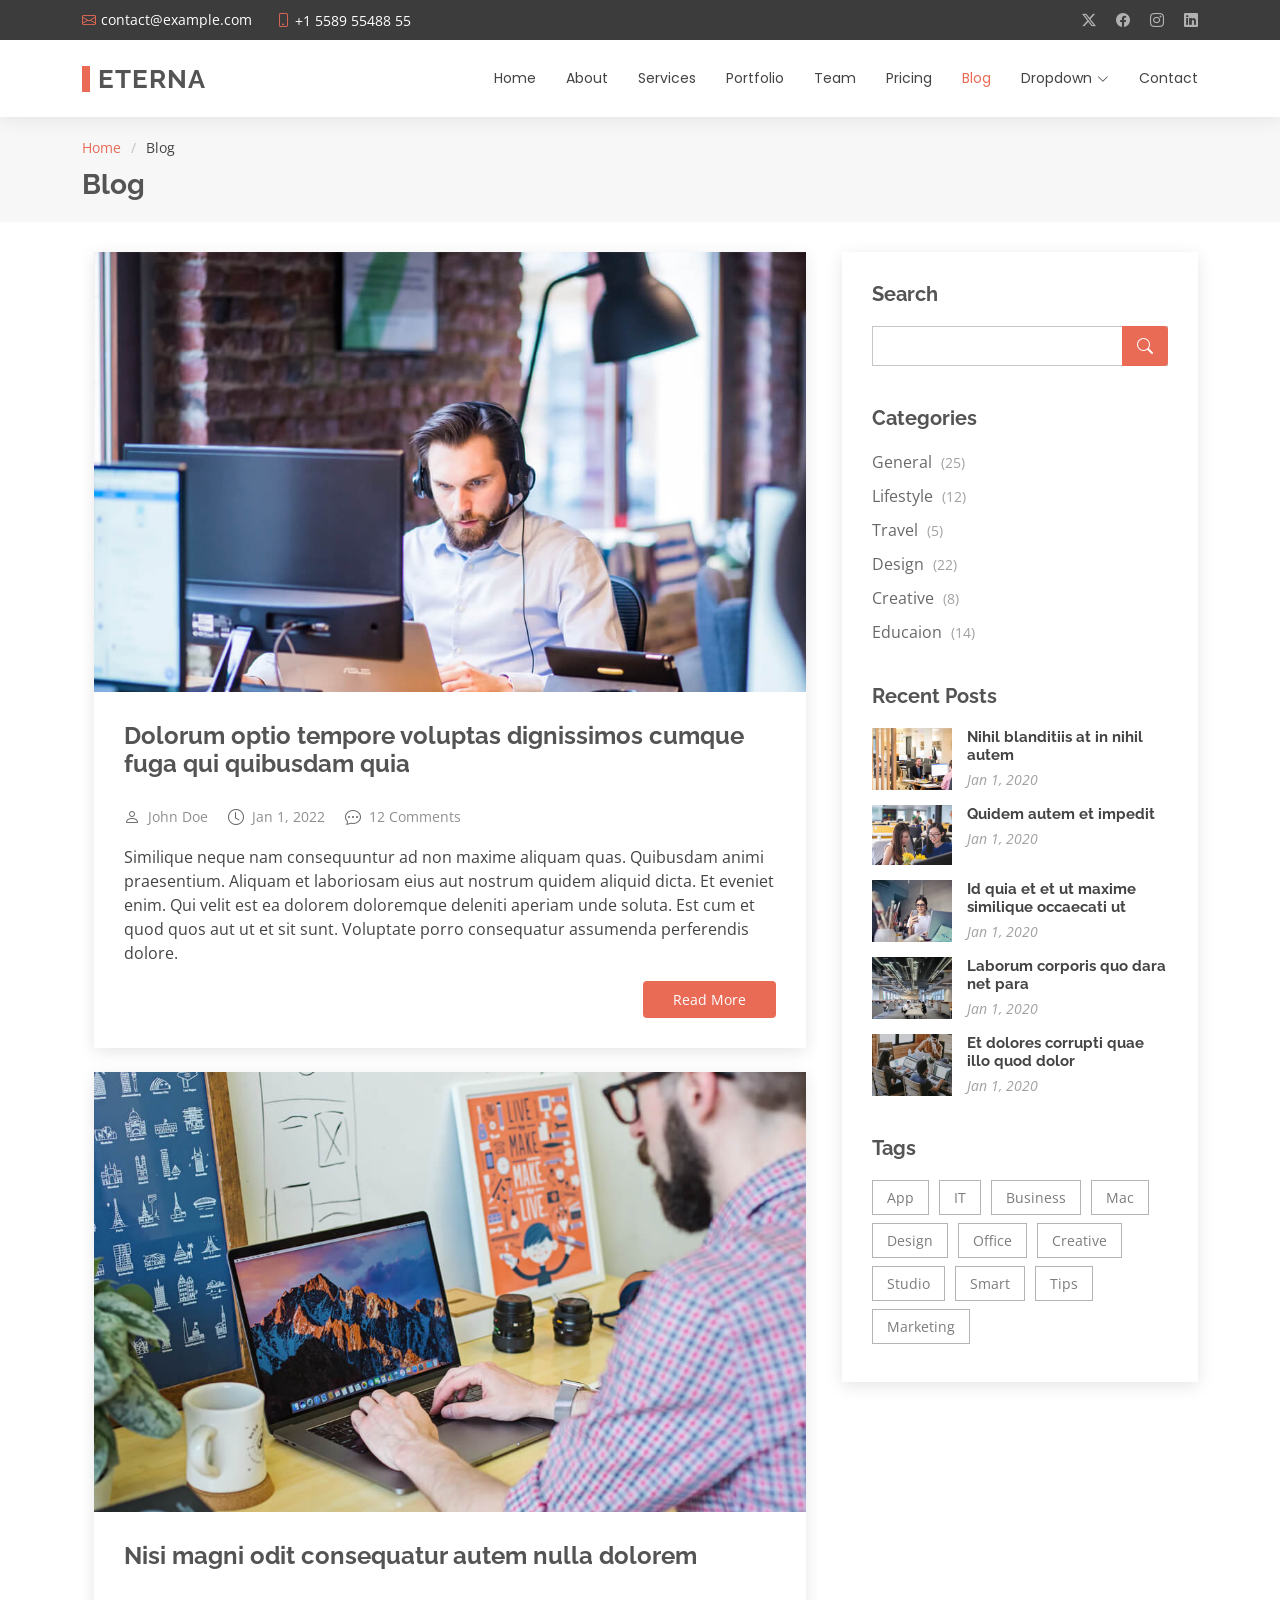
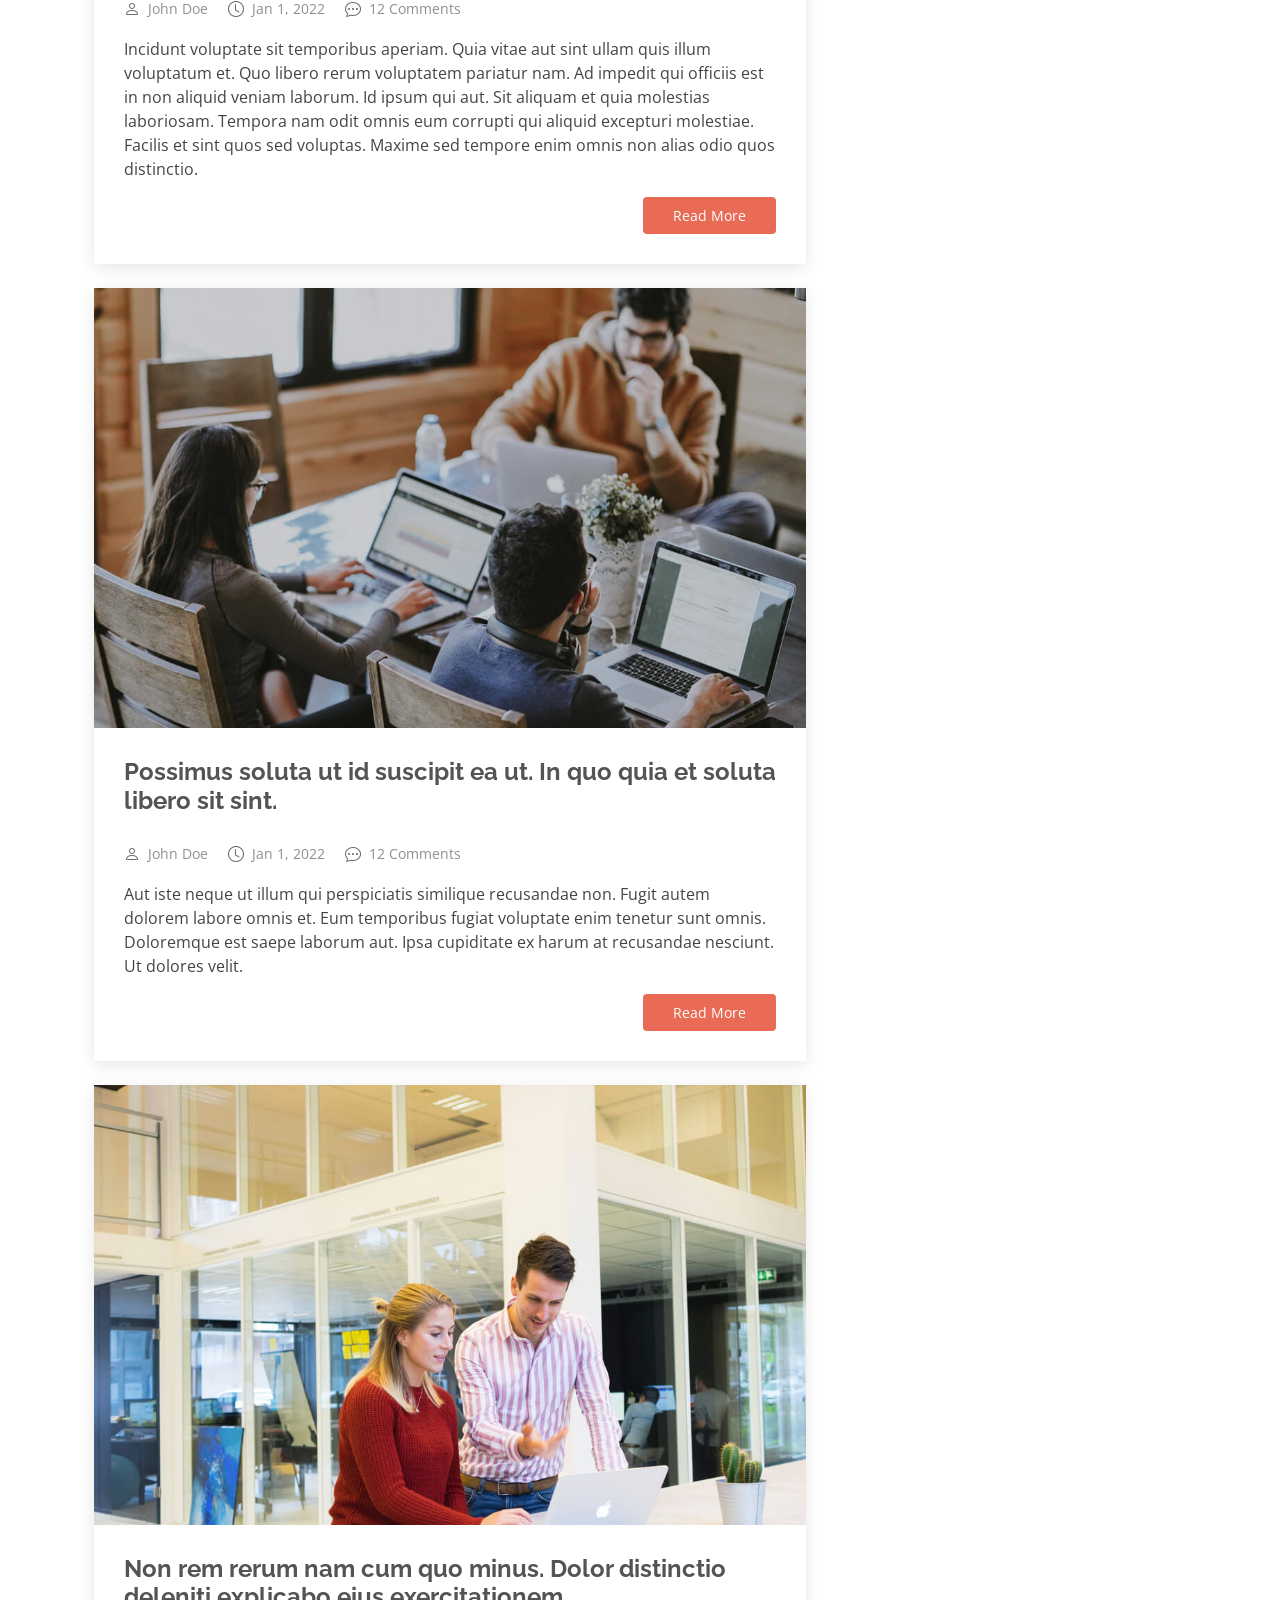
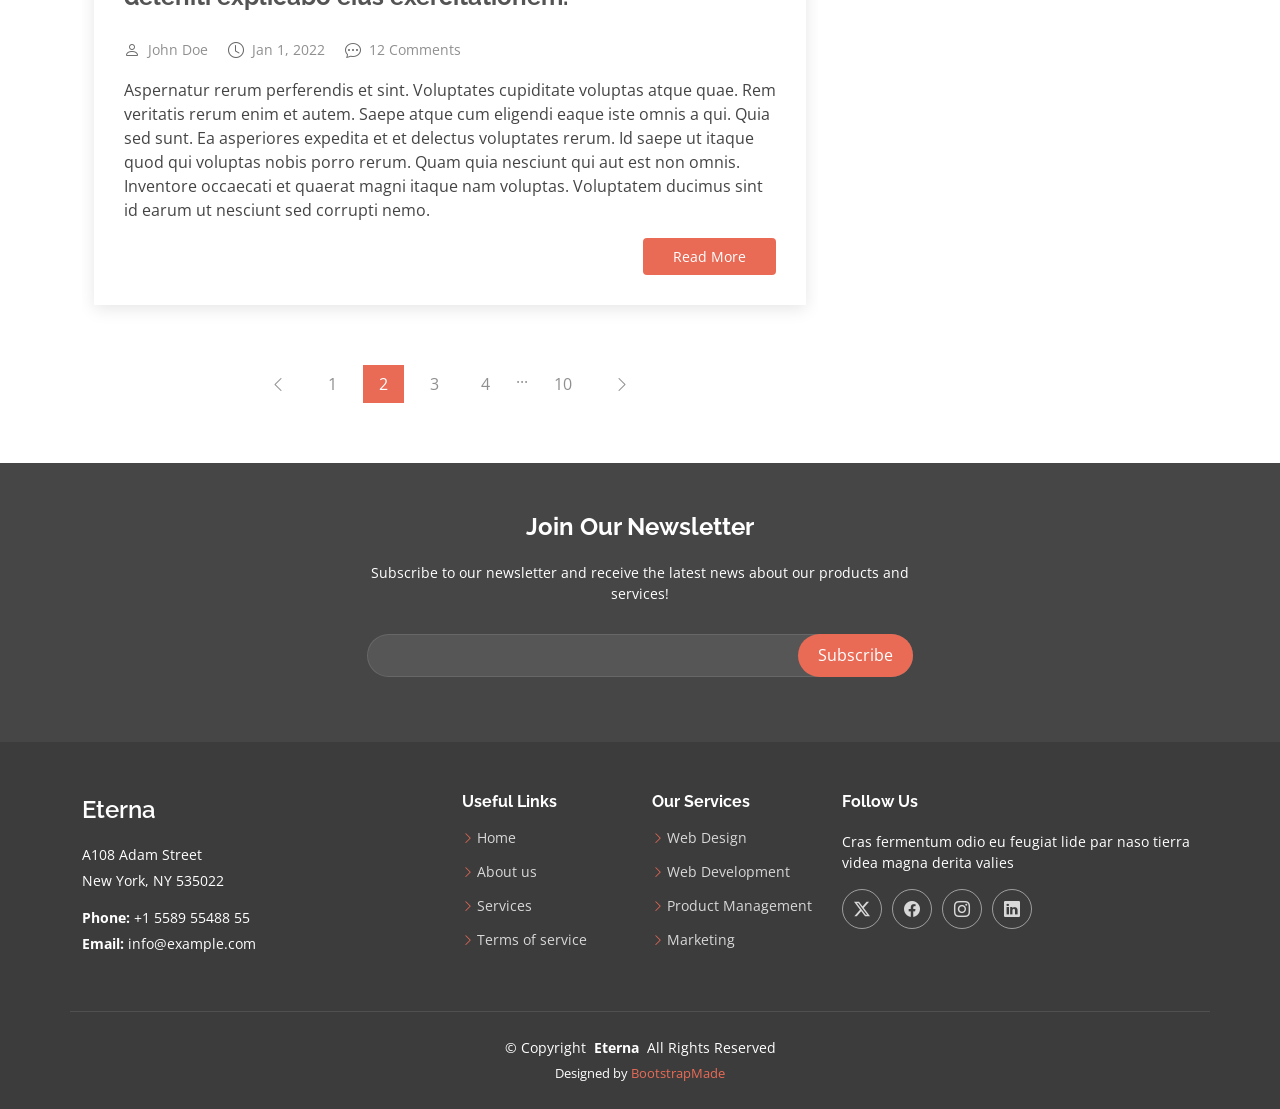
<file: Eterna/blog.html>
<!DOCTYPE html>
<html lang="en">

<head>
  <meta charset="utf-8">
  <meta content="width=device-width, initial-scale=1.0" name="viewport">
  <title>Blog - Eterna Bootstrap Template</title>
  <meta content="" name="description">
  <meta content="" name="keywords">

  <!-- Favicons -->
  <link href="assets/img/favicon.png" rel="icon">
  <link href="assets/img/apple-touch-icon.png" rel="apple-touch-icon">

  <!-- Fonts -->
  <link href="https://fonts.googleapis.com" rel="preconnect">
  <link href="https://fonts.gstatic.com" rel="preconnect" crossorigin>
  <link href="https://fonts.googleapis.com/css2?family=Open+Sans:ital,wght@0,300;0,400;0,500;0,600;0,700;0,800;1,300;1,400;1,500;1,600;1,700;1,800&family=Poppins:ital,wght@0,100;0,200;0,300;0,400;0,500;0,600;0,700;0,800;0,900;1,100;1,200;1,300;1,400;1,500;1,600;1,700;1,800;1,900&family=Raleway:ital,wght@0,100;0,200;0,300;0,400;0,500;0,600;0,700;0,800;0,900;1,100;1,200;1,300;1,400;1,500;1,600;1,700;1,800;1,900&display=swap" rel="stylesheet">

  <!-- Vendor CSS Files -->
  <link href="assets/vendor/bootstrap/css/bootstrap.min.css" rel="stylesheet">
  <link href="assets/vendor/bootstrap-icons/bootstrap-icons.css" rel="stylesheet">
  <link href="assets/vendor/aos/aos.css" rel="stylesheet">
  <link href="assets/vendor/swiper/swiper-bundle.min.css" rel="stylesheet">
  <link href="assets/vendor/glightbox/css/glightbox.min.css" rel="stylesheet">

  <!-- Main CSS File -->
  <link href="assets/css/main.css" rel="stylesheet">

  <!-- =======================================================
  * Template Name: Eterna
  * Template URL: https://bootstrapmade.com/eterna-free-multipurpose-bootstrap-template/
  * Updated: Jun 29 2024 with Bootstrap v5.3.3
  * Author: BootstrapMade.com
  * License: https://bootstrapmade.com/license/
  ======================================================== -->
</head>

<body class="blog-page">

  <header id="header" class="header sticky-top">

    <div class="topbar d-flex align-items-center dark-background">
      <div class="container d-flex justify-content-center justify-content-md-between">
        <div class="contact-info d-flex align-items-center">
          <i class="bi bi-envelope d-flex align-items-center"><a href="mailto:contact@example.com">contact@example.com</a></i>
          <i class="bi bi-phone d-flex align-items-center ms-4"><span>+1 5589 55488 55</span></i>
        </div>
        <div class="social-links d-none d-md-flex align-items-center">
          <a href="#" class="twitter"><i class="bi bi-twitter-x"></i></a>
          <a href="#" class="facebook"><i class="bi bi-facebook"></i></a>
          <a href="#" class="instagram"><i class="bi bi-instagram"></i></a>
          <a href="#" class="linkedin"><i class="bi bi-linkedin"></i></a>
        </div>
      </div>
    </div><!-- End Top Bar -->

    <div class="branding">

      <div class="container position-relative d-flex align-items-center justify-content-between">
        <a href="index.html" class="logo d-flex align-items-center">
          <!-- Uncomment the line below if you also wish to use an image logo -->
          <!-- <img src="assets/img/logo.png" alt=""> -->
          <h1 class="sitename">Eterna<br></h1>
        </a>

        <nav id="navmenu" class="navmenu">
          <ul>
            <li><a href="index.html">Home</a></li>
            <li><a href="about.html">About</a></li>
            <li><a href="services.html">Services</a></li>
            <li><a href="portfolio.html">Portfolio</a></li>
            <li><a href="team.html">Team</a></li>
            <li><a href="pricing.html">Pricing</a></li>
            <li><a href="blog.html" class="active">Blog</a></li>
            <li class="dropdown"><a href="#"><span>Dropdown</span> <i class="bi bi-chevron-down toggle-dropdown"></i></a>
              <ul>
                <li><a href="#">Dropdown 1</a></li>
                <li class="dropdown"><a href="#"><span>Deep Dropdown</span> <i class="bi bi-chevron-down toggle-dropdown"></i></a>
                  <ul>
                    <li><a href="#">Deep Dropdown 1</a></li>
                    <li><a href="#">Deep Dropdown 2</a></li>
                    <li><a href="#">Deep Dropdown 3</a></li>
                    <li><a href="#">Deep Dropdown 4</a></li>
                    <li><a href="#">Deep Dropdown 5</a></li>
                  </ul>
                </li>
                <li><a href="#">Dropdown 2</a></li>
                <li><a href="#">Dropdown 3</a></li>
                <li><a href="#">Dropdown 4</a></li>
              </ul>
            </li>
            <li><a href="contact.html">Contact</a></li>
          </ul>
          <i class="mobile-nav-toggle d-xl-none bi bi-list"></i>
        </nav>

      </div>

    </div>

  </header>

  <main class="main">

    <!-- Page Title -->
    <div class="page-title" data-aos="fade">
      <div class="container">
        <nav class="breadcrumbs">
          <ol>
            <li><a href="index.html">Home</a></li>
            <li class="current">Blog</li>
          </ol>
        </nav>
        <h1>Blog</h1>
      </div>
    </div><!-- End Page Title -->

    <div class="container">
      <div class="row">

        <div class="col-lg-8">

          <!-- Blog Posts Section -->
          <section id="blog-posts" class="blog-posts section">

            <div class="container">

              <div class="row gy-4">

                <div class="col-lg-12">
                  <article>

                    <div class="post-img">
                      <img src="assets/img/blog/blog-1.jpg" alt="" class="img-fluid">
                    </div>

                    <h2 class="title">
                      <a href="blog-details.html">Dolorum optio tempore voluptas dignissimos cumque fuga qui quibusdam quia</a>
                    </h2>

                    <div class="meta-top">
                      <ul>
                        <li class="d-flex align-items-center"><i class="bi bi-person"></i> <a href="blog-details.html">John Doe</a></li>
                        <li class="d-flex align-items-center"><i class="bi bi-clock"></i> <a href="blog-details.html"><time datetime="2022-01-01">Jan 1, 2022</time></a></li>
                        <li class="d-flex align-items-center"><i class="bi bi-chat-dots"></i> <a href="blog-details.html">12 Comments</a></li>
                      </ul>
                    </div>

                    <div class="content">
                      <p>
                        Similique neque nam consequuntur ad non maxime aliquam quas. Quibusdam animi praesentium. Aliquam et laboriosam eius aut nostrum quidem aliquid dicta.
                        Et eveniet enim. Qui velit est ea dolorem doloremque deleniti aperiam unde soluta. Est cum et quod quos aut ut et sit sunt. Voluptate porro consequatur assumenda perferendis dolore.
                      </p>

                      <div class="read-more">
                        <a href="blog-details.html">Read More</a>
                      </div>
                    </div>

                  </article>
                </div><!-- End post list item -->

                <div class="col-lg-12">

                  <article>

                    <div class="post-img">
                      <img src="assets/img/blog/blog-2.jpg" alt="" class="img-fluid">
                    </div>

                    <h2 class="title">
                      <a href="blog-details.html">Nisi magni odit consequatur autem nulla dolorem</a>
                    </h2>

                    <div class="meta-top">
                      <ul>
                        <li class="d-flex align-items-center"><i class="bi bi-person"></i> <a href="blog-details.html">John Doe</a></li>
                        <li class="d-flex align-items-center"><i class="bi bi-clock"></i> <a href="blog-details.html"><time datetime="2022-01-01">Jan 1, 2022</time></a></li>
                        <li class="d-flex align-items-center"><i class="bi bi-chat-dots"></i> <a href="blog-details.html">12 Comments</a></li>
                      </ul>
                    </div>

                    <div class="content">
                      <p>
                        Incidunt voluptate sit temporibus aperiam. Quia vitae aut sint ullam quis illum voluptatum et. Quo libero rerum voluptatem pariatur nam.
                        Ad impedit qui officiis est in non aliquid veniam laborum. Id ipsum qui aut. Sit aliquam et quia molestias laboriosam. Tempora nam odit omnis eum corrupti qui aliquid excepturi molestiae. Facilis et sint quos sed voluptas. Maxime sed tempore enim omnis non alias odio quos distinctio.
                      </p>
                      <div class="read-more">
                        <a href="blog-details.html">Read More</a>
                      </div>
                    </div>

                  </article>

                </div><!-- End post list item -->

                <div class="col-lg-12">

                  <article>

                    <div class="post-img">
                      <img src="assets/img/blog/blog-3.jpg" alt="" class="img-fluid">
                    </div>

                    <h2 class="title">
                      <a href="blog-details.html">Possimus soluta ut id suscipit ea ut. In quo quia et soluta libero sit sint.</a>
                    </h2>

                    <div class="meta-top">
                      <ul>
                        <li class="d-flex align-items-center"><i class="bi bi-person"></i> <a href="blog-details.html">John Doe</a></li>
                        <li class="d-flex align-items-center"><i class="bi bi-clock"></i> <a href="blog-details.html"><time datetime="2022-01-01">Jan 1, 2022</time></a></li>
                        <li class="d-flex align-items-center"><i class="bi bi-chat-dots"></i> <a href="blog-details.html">12 Comments</a></li>
                      </ul>
                    </div>

                    <div class="content">
                      <p>
                        Aut iste neque ut illum qui perspiciatis similique recusandae non. Fugit autem dolorem labore omnis et. Eum temporibus fugiat voluptate enim tenetur sunt omnis.
                        Doloremque est saepe laborum aut. Ipsa cupiditate ex harum at recusandae nesciunt. Ut dolores velit.
                      </p>
                      <div class="read-more">
                        <a href="blog-details.html">Read More</a>
                      </div>
                    </div>

                  </article>

                </div><!-- End post list item -->

                <div class="col-lg-12">

                  <article>

                    <div class="post-img">
                      <img src="assets/img/blog/blog-4.jpg" alt="" class="img-fluid">
                    </div>

                    <h2 class="title">
                      <a href="blog-details.html">Non rem rerum nam cum quo minus. Dolor distinctio deleniti explicabo eius exercitationem.</a>
                    </h2>

                    <div class="meta-top">
                      <ul>
                        <li class="d-flex align-items-center"><i class="bi bi-person"></i> <a href="blog-details.html">John Doe</a></li>
                        <li class="d-flex align-items-center"><i class="bi bi-clock"></i> <a href="blog-details.html"><time datetime="2022-01-01">Jan 1, 2022</time></a></li>
                        <li class="d-flex align-items-center"><i class="bi bi-chat-dots"></i> <a href="blog-details.html">12 Comments</a></li>
                      </ul>
                    </div>

                    <div class="content">
                      <p>
                        Aspernatur rerum perferendis et sint. Voluptates cupiditate voluptas atque quae. Rem veritatis rerum enim et autem. Saepe atque cum eligendi eaque iste omnis a qui.
                        Quia sed sunt. Ea asperiores expedita et et delectus voluptates rerum. Id saepe ut itaque quod qui voluptas nobis porro rerum. Quam quia nesciunt qui aut est non omnis. Inventore occaecati et quaerat magni itaque nam voluptas. Voluptatem ducimus sint id earum ut nesciunt sed corrupti nemo.
                      </p>
                      <div class="read-more">
                        <a href="blog-details.html">Read More</a>
                      </div>
                    </div>

                  </article>

                </div><!-- End post list item -->

              </div><!-- End blog posts list -->

            </div>

          </section><!-- /Blog Posts Section -->

          <!-- Blog Pagination Section -->
          <section id="blog-pagination" class="blog-pagination section">

            <div class="container">
              <div class="d-flex justify-content-center">
                <ul>
                  <li><a href="#"><i class="bi bi-chevron-left"></i></a></li>
                  <li><a href="#">1</a></li>
                  <li><a href="#" class="active">2</a></li>
                  <li><a href="#">3</a></li>
                  <li><a href="#">4</a></li>
                  <li>...</li>
                  <li><a href="#">10</a></li>
                  <li><a href="#"><i class="bi bi-chevron-right"></i></a></li>
                </ul>
              </div>
            </div>

          </section><!-- /Blog Pagination Section -->

        </div>

        <div class="col-lg-4 sidebar">

          <div class="widgets-container">

            <!-- Search Widget -->
            <div class="search-widget widget-item">

              <h3 class="widget-title">Search</h3>
              <form action="">
                <input type="text">
                <button type="submit"><i class="bi bi-search"></i></button>
              </form>

            </div><!--/Search Widget -->

            <!-- Categories Widget -->
            <div class="categories-widget widget-item">

              <h3 class="widget-title">Categories</h3>
              <ul class="mt-3">
                <li><a href="#">General <span>(25)</span></a></li>
                <li><a href="#">Lifestyle <span>(12)</span></a></li>
                <li><a href="#">Travel <span>(5)</span></a></li>
                <li><a href="#">Design <span>(22)</span></a></li>
                <li><a href="#">Creative <span>(8)</span></a></li>
                <li><a href="#">Educaion <span>(14)</span></a></li>
              </ul>

            </div><!--/Categories Widget -->

            <!-- Recent Posts Widget -->
            <div class="recent-posts-widget widget-item">

              <h3 class="widget-title">Recent Posts</h3>

              <div class="post-item">
                <img src="assets/img/blog/blog-recent-1.jpg" alt="" class="flex-shrink-0">
                <div>
                  <h4><a href="blog-details.html">Nihil blanditiis at in nihil autem</a></h4>
                  <time datetime="2020-01-01">Jan 1, 2020</time>
                </div>
              </div><!-- End recent post item-->

              <div class="post-item">
                <img src="assets/img/blog/blog-recent-2.jpg" alt="" class="flex-shrink-0">
                <div>
                  <h4><a href="blog-details.html">Quidem autem et impedit</a></h4>
                  <time datetime="2020-01-01">Jan 1, 2020</time>
                </div>
              </div><!-- End recent post item-->

              <div class="post-item">
                <img src="assets/img/blog/blog-recent-3.jpg" alt="" class="flex-shrink-0">
                <div>
                  <h4><a href="blog-details.html">Id quia et et ut maxime similique occaecati ut</a></h4>
                  <time datetime="2020-01-01">Jan 1, 2020</time>
                </div>
              </div><!-- End recent post item-->

              <div class="post-item">
                <img src="assets/img/blog/blog-recent-4.jpg" alt="" class="flex-shrink-0">
                <div>
                  <h4><a href="blog-details.html">Laborum corporis quo dara net para</a></h4>
                  <time datetime="2020-01-01">Jan 1, 2020</time>
                </div>
              </div><!-- End recent post item-->

              <div class="post-item">
                <img src="assets/img/blog/blog-recent-5.jpg" alt="" class="flex-shrink-0">
                <div>
                  <h4><a href="blog-details.html">Et dolores corrupti quae illo quod dolor</a></h4>
                  <time datetime="2020-01-01">Jan 1, 2020</time>
                </div>
              </div><!-- End recent post item-->

            </div><!--/Recent Posts Widget -->

            <!-- Tags Widget -->
            <div class="tags-widget widget-item">

              <h3 class="widget-title">Tags</h3>
              <ul>
                <li><a href="#">App</a></li>
                <li><a href="#">IT</a></li>
                <li><a href="#">Business</a></li>
                <li><a href="#">Mac</a></li>
                <li><a href="#">Design</a></li>
                <li><a href="#">Office</a></li>
                <li><a href="#">Creative</a></li>
                <li><a href="#">Studio</a></li>
                <li><a href="#">Smart</a></li>
                <li><a href="#">Tips</a></li>
                <li><a href="#">Marketing</a></li>
              </ul>

            </div><!--/Tags Widget -->

          </div>

        </div>

      </div>
    </div>

  </main>

  <footer id="footer" class="footer position-relative dark-background">

    <div class="footer-newsletter">
      <div class="container">
        <div class="row justify-content-center text-center">
          <div class="col-lg-6">
            <h4>Join Our Newsletter</h4>
            <p>Subscribe to our newsletter and receive the latest news about our products and services!</p>
            <form action="forms/newsletter.php" method="post" class="php-email-form">
              <div class="newsletter-form"><input type="email" name="email"><input type="submit" value="Subscribe"></div>
              <div class="loading">Loading</div>
              <div class="error-message"></div>
              <div class="sent-message">Your subscription request has been sent. Thank you!</div>
            </form>
          </div>
        </div>
      </div>
    </div>

    <div class="container footer-top">
      <div class="row gy-4">
        <div class="col-lg-4 col-md-6 footer-about">
          <a href="index.html" class="d-flex align-items-center">
            <span class="sitename">Eterna</span>
          </a>
          <div class="footer-contact pt-3">
            <p>A108 Adam Street</p>
            <p>New York, NY 535022</p>
            <p class="mt-3"><strong>Phone:</strong> <span>+1 5589 55488 55</span></p>
            <p><strong>Email:</strong> <span>info@example.com</span></p>
          </div>
        </div>

        <div class="col-lg-2 col-md-3 footer-links">
          <h4>Useful Links</h4>
          <ul>
            <li><i class="bi bi-chevron-right"></i> <a href="#">Home</a></li>
            <li><i class="bi bi-chevron-right"></i> <a href="#">About us</a></li>
            <li><i class="bi bi-chevron-right"></i> <a href="#">Services</a></li>
            <li><i class="bi bi-chevron-right"></i> <a href="#">Terms of service</a></li>
          </ul>
        </div>

        <div class="col-lg-2 col-md-3 footer-links">
          <h4>Our Services</h4>
          <ul>
            <li><i class="bi bi-chevron-right"></i> <a href="#">Web Design</a></li>
            <li><i class="bi bi-chevron-right"></i> <a href="#">Web Development</a></li>
            <li><i class="bi bi-chevron-right"></i> <a href="#">Product Management</a></li>
            <li><i class="bi bi-chevron-right"></i> <a href="#">Marketing</a></li>
          </ul>
        </div>

        <div class="col-lg-4 col-md-12">
          <h4>Follow Us</h4>
          <p>Cras fermentum odio eu feugiat lide par naso tierra videa magna derita valies</p>
          <div class="social-links d-flex">
            <a href=""><i class="bi bi-twitter-x"></i></a>
            <a href=""><i class="bi bi-facebook"></i></a>
            <a href=""><i class="bi bi-instagram"></i></a>
            <a href=""><i class="bi bi-linkedin"></i></a>
          </div>
        </div>

      </div>
    </div>

    <div class="container copyright text-center mt-4">
      <p>© <span>Copyright</span> <strong class="px-1 sitename">Eterna</strong> <span>All Rights Reserved</span></p>
      <div class="credits">
        <!-- All the links in the footer should remain intact. -->
        <!-- You can delete the links only if you've purchased the pro version. -->
        <!-- Licensing information: https://bootstrapmade.com/license/ -->
        <!-- Purchase the pro version with working PHP/AJAX contact form: [buy-url] -->
        Designed by <a href="https://bootstrapmade.com/">BootstrapMade</a>
      </div>
    </div>

  </footer>

  <!-- Scroll Top -->
  <a href="#" id="scroll-top" class="scroll-top d-flex align-items-center justify-content-center"><i class="bi bi-arrow-up-short"></i></a>

  <!-- Preloader -->
  <div id="preloader"></div>

  <!-- Vendor JS Files -->
  <script src="assets/vendor/bootstrap/js/bootstrap.bundle.min.js"></script>
  <script src="assets/vendor/php-email-form/validate.js"></script>
  <script src="assets/vendor/aos/aos.js"></script>
  <script src="assets/vendor/swiper/swiper-bundle.min.js"></script>
  <script src="assets/vendor/purecounter/purecounter_vanilla.js"></script>
  <script src="assets/vendor/waypoints/noframework.waypoints.js"></script>
  <script src="assets/vendor/glightbox/js/glightbox.min.js"></script>
  <script src="assets/vendor/imagesloaded/imagesloaded.pkgd.min.js"></script>
  <script src="assets/vendor/isotope-layout/isotope.pkgd.min.js"></script>

  <!-- Main JS File -->
  <script src="assets/js/main.js"></script>

</body>

</html>
</file>
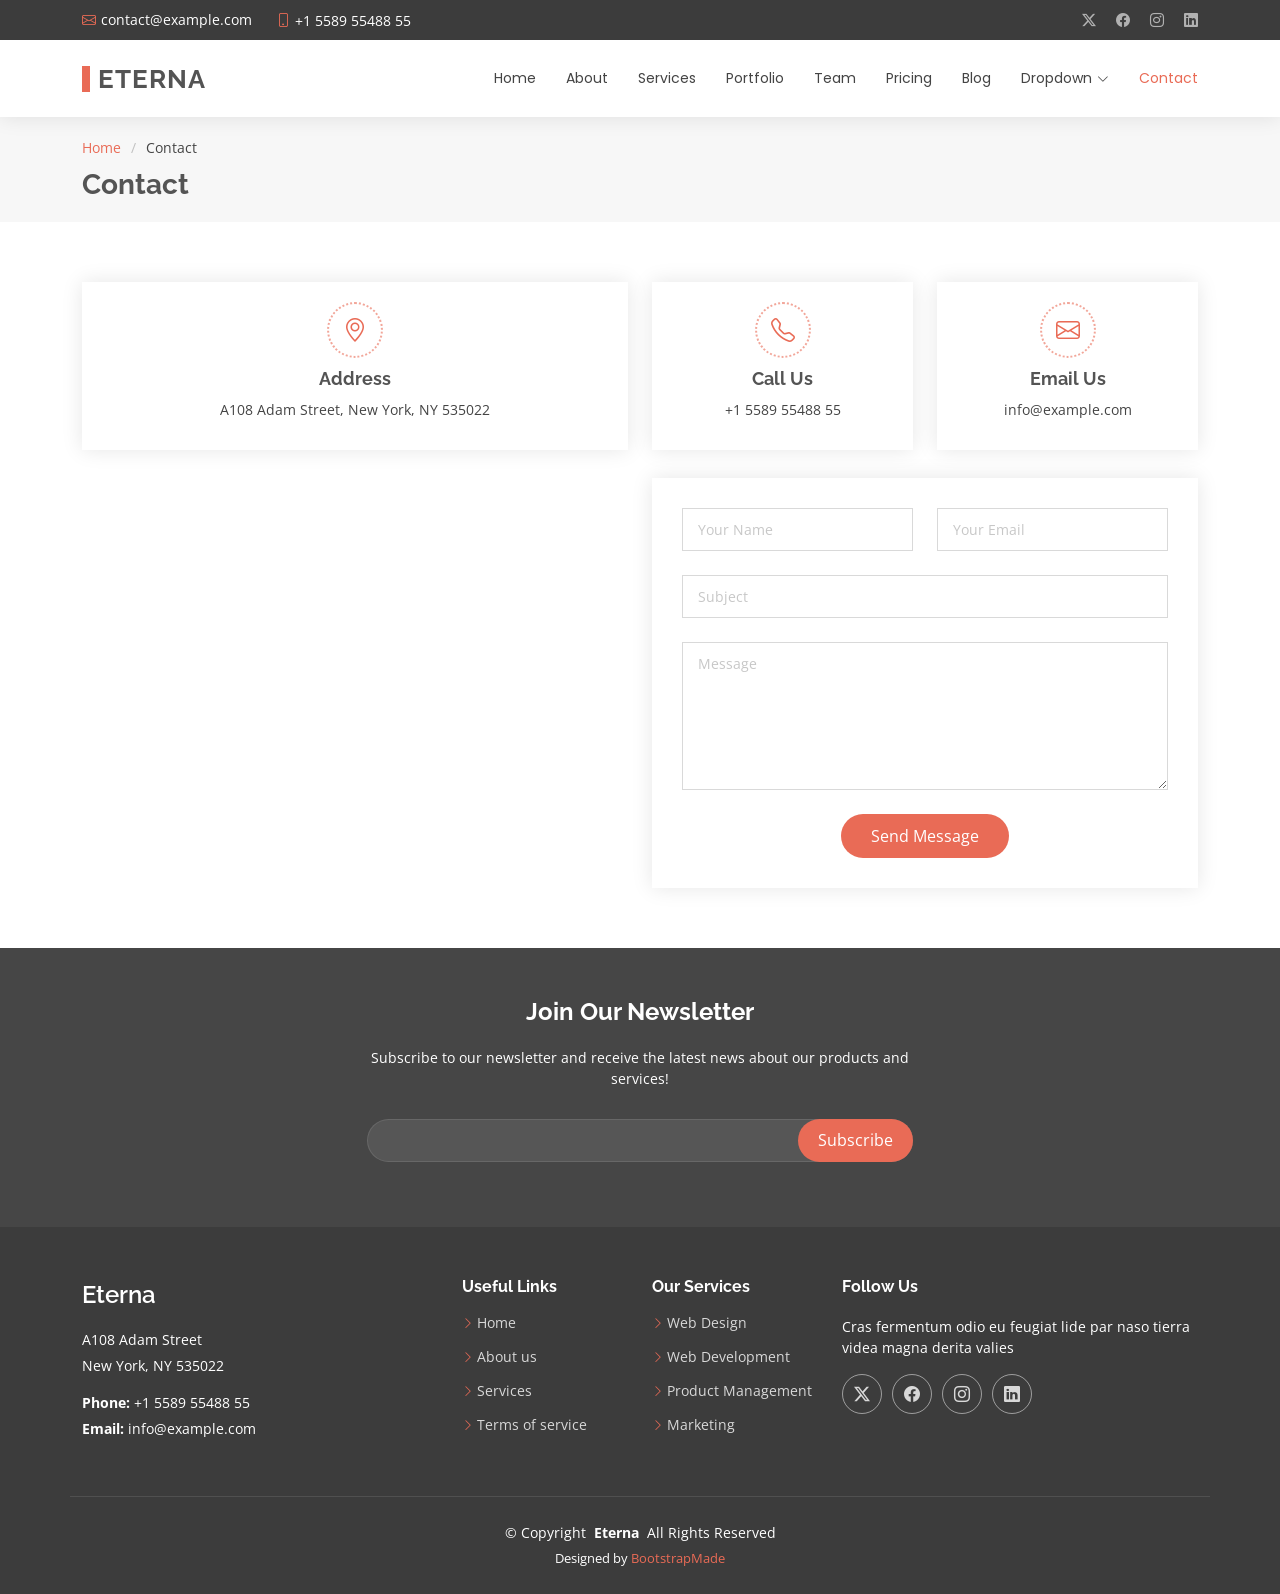
<file: Eterna/contact.html>
<!DOCTYPE html>
<html lang="en">

<head>
  <meta charset="utf-8">
  <meta content="width=device-width, initial-scale=1.0" name="viewport">
  <title>Contact - Eterna Bootstrap Template</title>
  <meta content="" name="description">
  <meta content="" name="keywords">

  <!-- Favicons -->
  <link href="assets/img/favicon.png" rel="icon">
  <link href="assets/img/apple-touch-icon.png" rel="apple-touch-icon">

  <!-- Fonts -->
  <link href="https://fonts.googleapis.com" rel="preconnect">
  <link href="https://fonts.gstatic.com" rel="preconnect" crossorigin>
  <link href="https://fonts.googleapis.com/css2?family=Open+Sans:ital,wght@0,300;0,400;0,500;0,600;0,700;0,800;1,300;1,400;1,500;1,600;1,700;1,800&family=Poppins:ital,wght@0,100;0,200;0,300;0,400;0,500;0,600;0,700;0,800;0,900;1,100;1,200;1,300;1,400;1,500;1,600;1,700;1,800;1,900&family=Raleway:ital,wght@0,100;0,200;0,300;0,400;0,500;0,600;0,700;0,800;0,900;1,100;1,200;1,300;1,400;1,500;1,600;1,700;1,800;1,900&display=swap" rel="stylesheet">

  <!-- Vendor CSS Files -->
  <link href="assets/vendor/bootstrap/css/bootstrap.min.css" rel="stylesheet">
  <link href="assets/vendor/bootstrap-icons/bootstrap-icons.css" rel="stylesheet">
  <link href="assets/vendor/aos/aos.css" rel="stylesheet">
  <link href="assets/vendor/swiper/swiper-bundle.min.css" rel="stylesheet">
  <link href="assets/vendor/glightbox/css/glightbox.min.css" rel="stylesheet">

  <!-- Main CSS File -->
  <link href="assets/css/main.css" rel="stylesheet">

  <!-- =======================================================
  * Template Name: Eterna
  * Template URL: https://bootstrapmade.com/eterna-free-multipurpose-bootstrap-template/
  * Updated: Jun 29 2024 with Bootstrap v5.3.3
  * Author: BootstrapMade.com
  * License: https://bootstrapmade.com/license/
  ======================================================== -->
</head>

<body class="contact-page">

  <header id="header" class="header sticky-top">

    <div class="topbar d-flex align-items-center dark-background">
      <div class="container d-flex justify-content-center justify-content-md-between">
        <div class="contact-info d-flex align-items-center">
          <i class="bi bi-envelope d-flex align-items-center"><a href="mailto:contact@example.com">contact@example.com</a></i>
          <i class="bi bi-phone d-flex align-items-center ms-4"><span>+1 5589 55488 55</span></i>
        </div>
        <div class="social-links d-none d-md-flex align-items-center">
          <a href="#" class="twitter"><i class="bi bi-twitter-x"></i></a>
          <a href="#" class="facebook"><i class="bi bi-facebook"></i></a>
          <a href="#" class="instagram"><i class="bi bi-instagram"></i></a>
          <a href="#" class="linkedin"><i class="bi bi-linkedin"></i></a>
        </div>
      </div>
    </div><!-- End Top Bar -->

    <div class="branding">

      <div class="container position-relative d-flex align-items-center justify-content-between">
        <a href="index.html" class="logo d-flex align-items-center">
          <!-- Uncomment the line below if you also wish to use an image logo -->
          <!-- <img src="assets/img/logo.png" alt=""> -->
          <h1 class="sitename">Eterna<br></h1>
        </a>

        <nav id="navmenu" class="navmenu">
          <ul>
            <li><a href="index.html">Home</a></li>
            <li><a href="about.html">About</a></li>
            <li><a href="services.html">Services</a></li>
            <li><a href="portfolio.html">Portfolio</a></li>
            <li><a href="team.html">Team</a></li>
            <li><a href="pricing.html">Pricing</a></li>
            <li><a href="blog.html">Blog</a></li>
            <li class="dropdown"><a href="#"><span>Dropdown</span> <i class="bi bi-chevron-down toggle-dropdown"></i></a>
              <ul>
                <li><a href="#">Dropdown 1</a></li>
                <li class="dropdown"><a href="#"><span>Deep Dropdown</span> <i class="bi bi-chevron-down toggle-dropdown"></i></a>
                  <ul>
                    <li><a href="#">Deep Dropdown 1</a></li>
                    <li><a href="#">Deep Dropdown 2</a></li>
                    <li><a href="#">Deep Dropdown 3</a></li>
                    <li><a href="#">Deep Dropdown 4</a></li>
                    <li><a href="#">Deep Dropdown 5</a></li>
                  </ul>
                </li>
                <li><a href="#">Dropdown 2</a></li>
                <li><a href="#">Dropdown 3</a></li>
                <li><a href="#">Dropdown 4</a></li>
              </ul>
            </li>
            <li><a href="contact.html" class="active">Contact</a></li>
          </ul>
          <i class="mobile-nav-toggle d-xl-none bi bi-list"></i>
        </nav>

      </div>

    </div>

  </header>

  <main class="main">

    <!-- Page Title -->
    <div class="page-title" data-aos="fade">
      <div class="container">
        <nav class="breadcrumbs">
          <ol>
            <li><a href="index.html">Home</a></li>
            <li class="current">Contact</li>
          </ol>
        </nav>
        <h1>Contact</h1>
      </div>
    </div><!-- End Page Title -->

    <!-- Contact Section -->
    <section id="contact" class="contact section">

      <div class="container" data-aos="fade-up" data-aos-delay="100">

        <div class="row gy-4">

          <div class="col-lg-6">
            <div class="info-item d-flex flex-column justify-content-center align-items-center" data-aos="fade-up" data-aos-delay="200">
              <i class="bi bi-geo-alt"></i>
              <h3>Address</h3>
              <p>A108 Adam Street, New York, NY 535022</p>
            </div>
          </div><!-- End Info Item -->

          <div class="col-lg-3 col-md-6">
            <div class="info-item d-flex flex-column justify-content-center align-items-center" data-aos="fade-up" data-aos-delay="300">
              <i class="bi bi-telephone"></i>
              <h3>Call Us</h3>
              <p>+1 5589 55488 55</p>
            </div>
          </div><!-- End Info Item -->

          <div class="col-lg-3 col-md-6">
            <div class="info-item d-flex flex-column justify-content-center align-items-center" data-aos="fade-up" data-aos-delay="400">
              <i class="bi bi-envelope"></i>
              <h3>Email Us</h3>
              <p>info@example.com</p>
            </div>
          </div><!-- End Info Item -->

        </div>

        <div class="row gy-4 mt-1">
          <div class="col-lg-6" data-aos="fade-up" data-aos-delay="300">
            <iframe src="https://www.google.com/maps/embed?pb=!1m14!1m8!1m3!1d48389.78314118045!2d-74.006138!3d40.710059!3m2!1i1024!2i768!4f13.1!3m3!1m2!1s0x89c25a22a3bda30d%3A0xb89d1fe6bc499443!2sDowntown%20Conference%20Center!5e0!3m2!1sen!2sus!4v1676961268712!5m2!1sen!2sus" frameborder="0" style="border:0; width: 100%; height: 400px;" allowfullscreen="" loading="lazy" referrerpolicy="no-referrer-when-downgrade"></iframe>
          </div><!-- End Google Maps -->

          <div class="col-lg-6">
            <form action="forms/contact.php" method="post" class="php-email-form" data-aos="fade-up" data-aos-delay="400">
              <div class="row gy-4">

                <div class="col-md-6">
                  <input type="text" name="name" class="form-control" placeholder="Your Name" required="">
                </div>

                <div class="col-md-6 ">
                  <input type="email" class="form-control" name="email" placeholder="Your Email" required="">
                </div>

                <div class="col-md-12">
                  <input type="text" class="form-control" name="subject" placeholder="Subject" required="">
                </div>

                <div class="col-md-12">
                  <textarea class="form-control" name="message" rows="6" placeholder="Message" required=""></textarea>
                </div>

                <div class="col-md-12 text-center">
                  <div class="loading">Loading</div>
                  <div class="error-message"></div>
                  <div class="sent-message">Your message has been sent. Thank you!</div>

                  <button type="submit">Send Message</button>
                </div>

              </div>
            </form>
          </div><!-- End Contact Form -->

        </div>

      </div>

    </section><!-- /Contact Section -->

  </main>

  <footer id="footer" class="footer position-relative dark-background">

    <div class="footer-newsletter">
      <div class="container">
        <div class="row justify-content-center text-center">
          <div class="col-lg-6">
            <h4>Join Our Newsletter</h4>
            <p>Subscribe to our newsletter and receive the latest news about our products and services!</p>
            <form action="forms/newsletter.php" method="post" class="php-email-form">
              <div class="newsletter-form"><input type="email" name="email"><input type="submit" value="Subscribe"></div>
              <div class="loading">Loading</div>
              <div class="error-message"></div>
              <div class="sent-message">Your subscription request has been sent. Thank you!</div>
            </form>
          </div>
        </div>
      </div>
    </div>

    <div class="container footer-top">
      <div class="row gy-4">
        <div class="col-lg-4 col-md-6 footer-about">
          <a href="index.html" class="d-flex align-items-center">
            <span class="sitename">Eterna</span>
          </a>
          <div class="footer-contact pt-3">
            <p>A108 Adam Street</p>
            <p>New York, NY 535022</p>
            <p class="mt-3"><strong>Phone:</strong> <span>+1 5589 55488 55</span></p>
            <p><strong>Email:</strong> <span>info@example.com</span></p>
          </div>
        </div>

        <div class="col-lg-2 col-md-3 footer-links">
          <h4>Useful Links</h4>
          <ul>
            <li><i class="bi bi-chevron-right"></i> <a href="#">Home</a></li>
            <li><i class="bi bi-chevron-right"></i> <a href="#">About us</a></li>
            <li><i class="bi bi-chevron-right"></i> <a href="#">Services</a></li>
            <li><i class="bi bi-chevron-right"></i> <a href="#">Terms of service</a></li>
          </ul>
        </div>

        <div class="col-lg-2 col-md-3 footer-links">
          <h4>Our Services</h4>
          <ul>
            <li><i class="bi bi-chevron-right"></i> <a href="#">Web Design</a></li>
            <li><i class="bi bi-chevron-right"></i> <a href="#">Web Development</a></li>
            <li><i class="bi bi-chevron-right"></i> <a href="#">Product Management</a></li>
            <li><i class="bi bi-chevron-right"></i> <a href="#">Marketing</a></li>
          </ul>
        </div>

        <div class="col-lg-4 col-md-12">
          <h4>Follow Us</h4>
          <p>Cras fermentum odio eu feugiat lide par naso tierra videa magna derita valies</p>
          <div class="social-links d-flex">
            <a href=""><i class="bi bi-twitter-x"></i></a>
            <a href=""><i class="bi bi-facebook"></i></a>
            <a href=""><i class="bi bi-instagram"></i></a>
            <a href=""><i class="bi bi-linkedin"></i></a>
          </div>
        </div>

      </div>
    </div>

    <div class="container copyright text-center mt-4">
      <p>© <span>Copyright</span> <strong class="px-1 sitename">Eterna</strong> <span>All Rights Reserved</span></p>
      <div class="credits">
        <!-- All the links in the footer should remain intact. -->
        <!-- You can delete the links only if you've purchased the pro version. -->
        <!-- Licensing information: https://bootstrapmade.com/license/ -->
        <!-- Purchase the pro version with working PHP/AJAX contact form: [buy-url] -->
        Designed by <a href="https://bootstrapmade.com/">BootstrapMade</a>
      </div>
    </div>

  </footer>

  <!-- Scroll Top -->
  <a href="#" id="scroll-top" class="scroll-top d-flex align-items-center justify-content-center"><i class="bi bi-arrow-up-short"></i></a>

  <!-- Preloader -->
  <div id="preloader"></div>

  <!-- Vendor JS Files -->
  <script src="assets/vendor/bootstrap/js/bootstrap.bundle.min.js"></script>
  <script src="assets/vendor/php-email-form/validate.js"></script>
  <script src="assets/vendor/aos/aos.js"></script>
  <script src="assets/vendor/swiper/swiper-bundle.min.js"></script>
  <script src="assets/vendor/purecounter/purecounter_vanilla.js"></script>
  <script src="assets/vendor/waypoints/noframework.waypoints.js"></script>
  <script src="assets/vendor/glightbox/js/glightbox.min.js"></script>
  <script src="assets/vendor/imagesloaded/imagesloaded.pkgd.min.js"></script>
  <script src="assets/vendor/isotope-layout/isotope.pkgd.min.js"></script>

  <!-- Main JS File -->
  <script src="assets/js/main.js"></script>

</body>

</html>
</file>
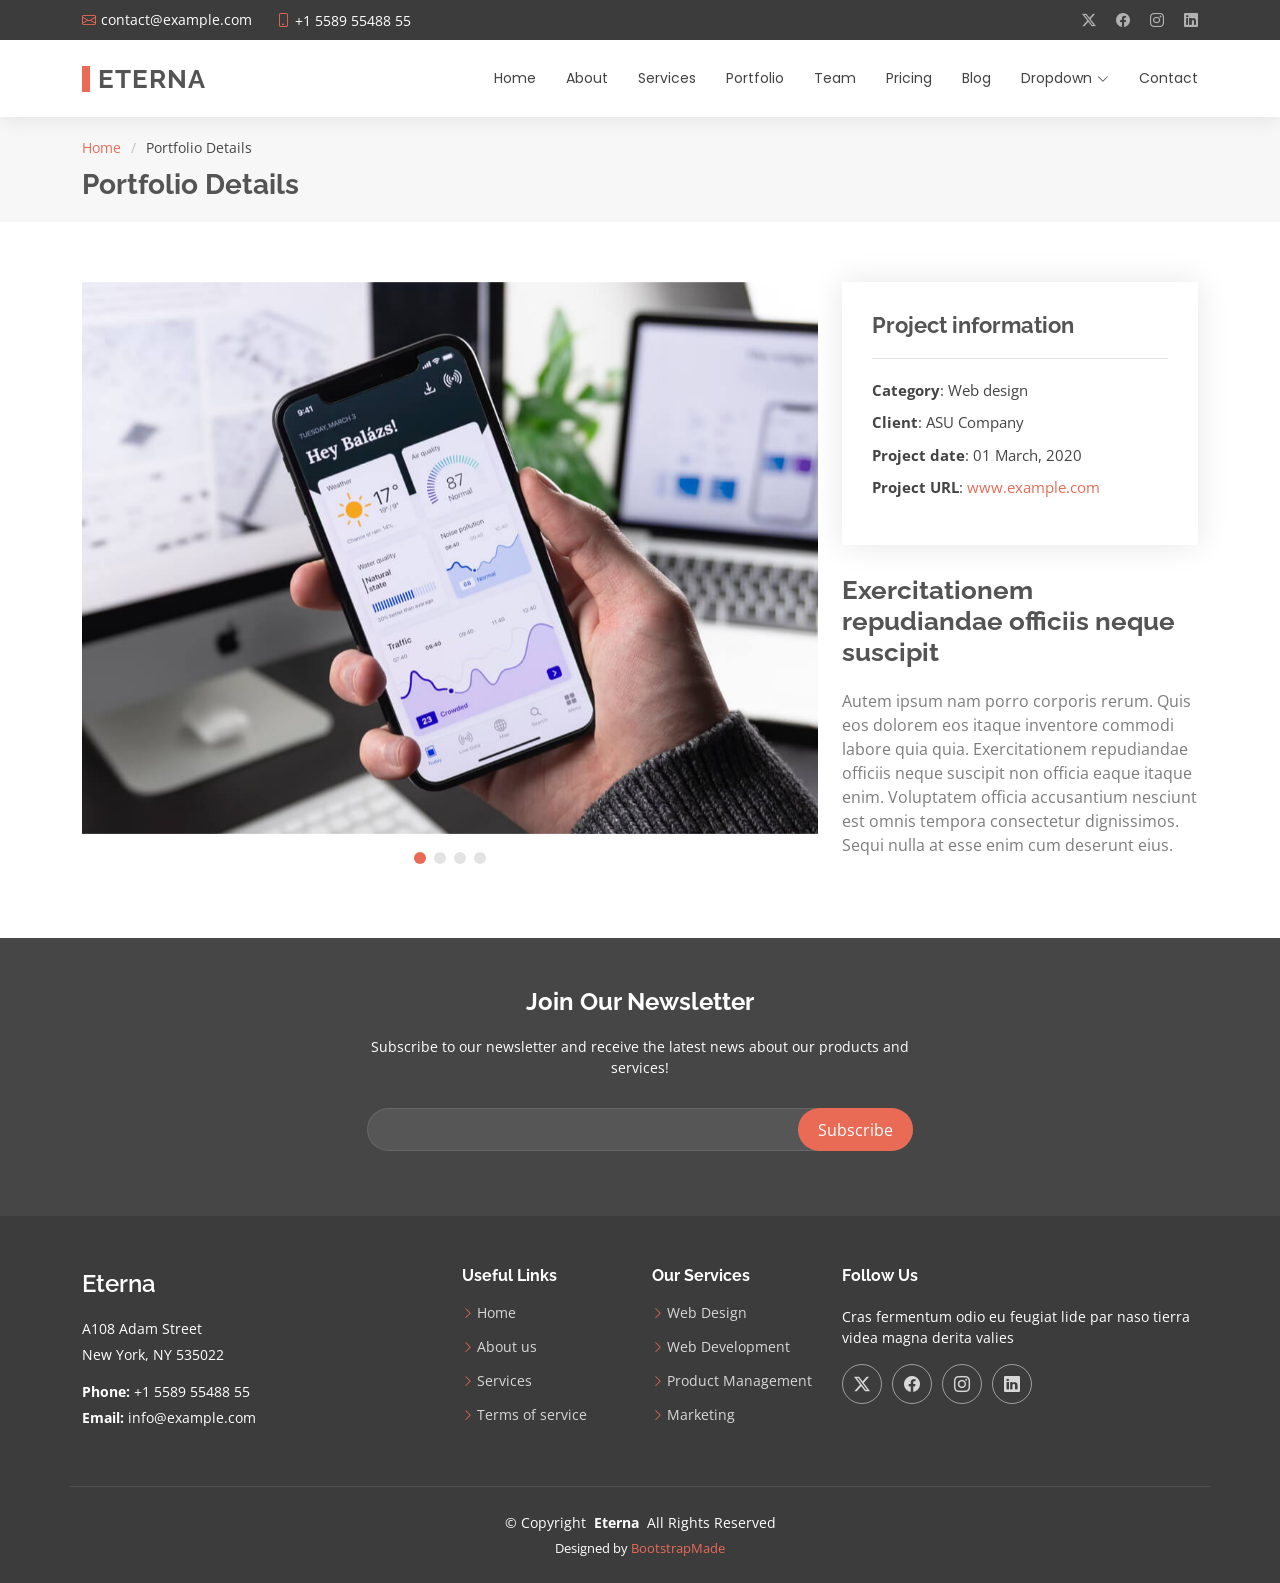
<file: Eterna/portfolio-details.html>
<!DOCTYPE html>
<html lang="en">

<head>
  <meta charset="utf-8">
  <meta content="width=device-width, initial-scale=1.0" name="viewport">
  <title>Portfolio Details - Eterna Bootstrap Template</title>
  <meta content="" name="description">
  <meta content="" name="keywords">

  <!-- Favicons -->
  <link href="assets/img/favicon.png" rel="icon">
  <link href="assets/img/apple-touch-icon.png" rel="apple-touch-icon">

  <!-- Fonts -->
  <link href="https://fonts.googleapis.com" rel="preconnect">
  <link href="https://fonts.gstatic.com" rel="preconnect" crossorigin>
  <link href="https://fonts.googleapis.com/css2?family=Open+Sans:ital,wght@0,300;0,400;0,500;0,600;0,700;0,800;1,300;1,400;1,500;1,600;1,700;1,800&family=Poppins:ital,wght@0,100;0,200;0,300;0,400;0,500;0,600;0,700;0,800;0,900;1,100;1,200;1,300;1,400;1,500;1,600;1,700;1,800;1,900&family=Raleway:ital,wght@0,100;0,200;0,300;0,400;0,500;0,600;0,700;0,800;0,900;1,100;1,200;1,300;1,400;1,500;1,600;1,700;1,800;1,900&display=swap" rel="stylesheet">

  <!-- Vendor CSS Files -->
  <link href="assets/vendor/bootstrap/css/bootstrap.min.css" rel="stylesheet">
  <link href="assets/vendor/bootstrap-icons/bootstrap-icons.css" rel="stylesheet">
  <link href="assets/vendor/aos/aos.css" rel="stylesheet">
  <link href="assets/vendor/swiper/swiper-bundle.min.css" rel="stylesheet">
  <link href="assets/vendor/glightbox/css/glightbox.min.css" rel="stylesheet">

  <!-- Main CSS File -->
  <link href="assets/css/main.css" rel="stylesheet">

  <!-- =======================================================
  * Template Name: Eterna
  * Template URL: https://bootstrapmade.com/eterna-free-multipurpose-bootstrap-template/
  * Updated: Jun 29 2024 with Bootstrap v5.3.3
  * Author: BootstrapMade.com
  * License: https://bootstrapmade.com/license/
  ======================================================== -->
</head>

<body class="portfolio-details-page">

  <header id="header" class="header sticky-top">

    <div class="topbar d-flex align-items-center dark-background">
      <div class="container d-flex justify-content-center justify-content-md-between">
        <div class="contact-info d-flex align-items-center">
          <i class="bi bi-envelope d-flex align-items-center"><a href="mailto:contact@example.com">contact@example.com</a></i>
          <i class="bi bi-phone d-flex align-items-center ms-4"><span>+1 5589 55488 55</span></i>
        </div>
        <div class="social-links d-none d-md-flex align-items-center">
          <a href="#" class="twitter"><i class="bi bi-twitter-x"></i></a>
          <a href="#" class="facebook"><i class="bi bi-facebook"></i></a>
          <a href="#" class="instagram"><i class="bi bi-instagram"></i></a>
          <a href="#" class="linkedin"><i class="bi bi-linkedin"></i></a>
        </div>
      </div>
    </div><!-- End Top Bar -->

    <div class="branding">

      <div class="container position-relative d-flex align-items-center justify-content-between">
        <a href="index.html" class="logo d-flex align-items-center">
          <!-- Uncomment the line below if you also wish to use an image logo -->
          <!-- <img src="assets/img/logo.png" alt=""> -->
          <h1 class="sitename">Eterna<br></h1>
        </a>

        <nav id="navmenu" class="navmenu">
          <ul>
            <li><a href="index.html">Home</a></li>
            <li><a href="about.html">About</a></li>
            <li><a href="services.html">Services</a></li>
            <li><a href="portfolio.html">Portfolio</a></li>
            <li><a href="team.html">Team</a></li>
            <li><a href="pricing.html">Pricing</a></li>
            <li><a href="blog.html">Blog</a></li>
            <li class="dropdown"><a href="#"><span>Dropdown</span> <i class="bi bi-chevron-down toggle-dropdown"></i></a>
              <ul>
                <li><a href="#">Dropdown 1</a></li>
                <li class="dropdown"><a href="#"><span>Deep Dropdown</span> <i class="bi bi-chevron-down toggle-dropdown"></i></a>
                  <ul>
                    <li><a href="#">Deep Dropdown 1</a></li>
                    <li><a href="#">Deep Dropdown 2</a></li>
                    <li><a href="#">Deep Dropdown 3</a></li>
                    <li><a href="#">Deep Dropdown 4</a></li>
                    <li><a href="#">Deep Dropdown 5</a></li>
                  </ul>
                </li>
                <li><a href="#">Dropdown 2</a></li>
                <li><a href="#">Dropdown 3</a></li>
                <li><a href="#">Dropdown 4</a></li>
              </ul>
            </li>
            <li><a href="contact.html">Contact</a></li>
          </ul>
          <i class="mobile-nav-toggle d-xl-none bi bi-list"></i>
        </nav>

      </div>

    </div>

  </header>

  <main class="main">

    <!-- Page Title -->
    <div class="page-title" data-aos="fade">
      <div class="container">
        <nav class="breadcrumbs">
          <ol>
            <li><a href="index.html">Home</a></li>
            <li class="current">Portfolio Details</li>
          </ol>
        </nav>
        <h1>Portfolio Details</h1>
      </div>
    </div><!-- End Page Title -->

    <!-- Portfolio Details Section -->
    <section id="portfolio-details" class="portfolio-details section">

      <div class="container" data-aos="fade-up" data-aos-delay="100">

        <div class="row gy-4">

          <div class="col-lg-8">
            <div class="portfolio-details-slider swiper init-swiper">

              <script type="application/json" class="swiper-config">
                {
                  "loop": true,
                  "speed": 600,
                  "autoplay": {
                    "delay": 5000
                  },
                  "slidesPerView": "auto",
                  "pagination": {
                    "el": ".swiper-pagination",
                    "type": "bullets",
                    "clickable": true
                  }
                }
              </script>

              <div class="swiper-wrapper align-items-center">

                <div class="swiper-slide">
                  <img src="assets/img/portfolio/app-1.jpg" alt="">
                </div>

                <div class="swiper-slide">
                  <img src="assets/img/portfolio/product-1.jpg" alt="">
                </div>

                <div class="swiper-slide">
                  <img src="assets/img/portfolio/branding-1.jpg" alt="">
                </div>

                <div class="swiper-slide">
                  <img src="assets/img/portfolio/books-1.jpg" alt="">
                </div>

              </div>
              <div class="swiper-pagination"></div>
            </div>
          </div>

          <div class="col-lg-4">
            <div class="portfolio-info" data-aos="fade-up" data-aos-delay="200">
              <h3>Project information</h3>
              <ul>
                <li><strong>Category</strong>: Web design</li>
                <li><strong>Client</strong>: ASU Company</li>
                <li><strong>Project date</strong>: 01 March, 2020</li>
                <li><strong>Project URL</strong>: <a href="#">www.example.com</a></li>
              </ul>
            </div>
            <div class="portfolio-description" data-aos="fade-up" data-aos-delay="300">
              <h2>Exercitationem repudiandae officiis neque suscipit</h2>
              <p>
                Autem ipsum nam porro corporis rerum. Quis eos dolorem eos itaque inventore commodi labore quia quia. Exercitationem repudiandae officiis neque suscipit non officia eaque itaque enim. Voluptatem officia accusantium nesciunt est omnis tempora consectetur dignissimos. Sequi nulla at esse enim cum deserunt eius.
              </p>
            </div>
          </div>

        </div>

      </div>

    </section><!-- /Portfolio Details Section -->

  </main>

  <footer id="footer" class="footer position-relative dark-background">

    <div class="footer-newsletter">
      <div class="container">
        <div class="row justify-content-center text-center">
          <div class="col-lg-6">
            <h4>Join Our Newsletter</h4>
            <p>Subscribe to our newsletter and receive the latest news about our products and services!</p>
            <form action="forms/newsletter.php" method="post" class="php-email-form">
              <div class="newsletter-form"><input type="email" name="email"><input type="submit" value="Subscribe"></div>
              <div class="loading">Loading</div>
              <div class="error-message"></div>
              <div class="sent-message">Your subscription request has been sent. Thank you!</div>
            </form>
          </div>
        </div>
      </div>
    </div>

    <div class="container footer-top">
      <div class="row gy-4">
        <div class="col-lg-4 col-md-6 footer-about">
          <a href="index.html" class="d-flex align-items-center">
            <span class="sitename">Eterna</span>
          </a>
          <div class="footer-contact pt-3">
            <p>A108 Adam Street</p>
            <p>New York, NY 535022</p>
            <p class="mt-3"><strong>Phone:</strong> <span>+1 5589 55488 55</span></p>
            <p><strong>Email:</strong> <span>info@example.com</span></p>
          </div>
        </div>

        <div class="col-lg-2 col-md-3 footer-links">
          <h4>Useful Links</h4>
          <ul>
            <li><i class="bi bi-chevron-right"></i> <a href="#">Home</a></li>
            <li><i class="bi bi-chevron-right"></i> <a href="#">About us</a></li>
            <li><i class="bi bi-chevron-right"></i> <a href="#">Services</a></li>
            <li><i class="bi bi-chevron-right"></i> <a href="#">Terms of service</a></li>
          </ul>
        </div>

        <div class="col-lg-2 col-md-3 footer-links">
          <h4>Our Services</h4>
          <ul>
            <li><i class="bi bi-chevron-right"></i> <a href="#">Web Design</a></li>
            <li><i class="bi bi-chevron-right"></i> <a href="#">Web Development</a></li>
            <li><i class="bi bi-chevron-right"></i> <a href="#">Product Management</a></li>
            <li><i class="bi bi-chevron-right"></i> <a href="#">Marketing</a></li>
          </ul>
        </div>

        <div class="col-lg-4 col-md-12">
          <h4>Follow Us</h4>
          <p>Cras fermentum odio eu feugiat lide par naso tierra videa magna derita valies</p>
          <div class="social-links d-flex">
            <a href=""><i class="bi bi-twitter-x"></i></a>
            <a href=""><i class="bi bi-facebook"></i></a>
            <a href=""><i class="bi bi-instagram"></i></a>
            <a href=""><i class="bi bi-linkedin"></i></a>
          </div>
        </div>

      </div>
    </div>

    <div class="container copyright text-center mt-4">
      <p>© <span>Copyright</span> <strong class="px-1 sitename">Eterna</strong> <span>All Rights Reserved</span></p>
      <div class="credits">
        <!-- All the links in the footer should remain intact. -->
        <!-- You can delete the links only if you've purchased the pro version. -->
        <!-- Licensing information: https://bootstrapmade.com/license/ -->
        <!-- Purchase the pro version with working PHP/AJAX contact form: [buy-url] -->
        Designed by <a href="https://bootstrapmade.com/">BootstrapMade</a>
      </div>
    </div>

  </footer>

  <!-- Scroll Top -->
  <a href="#" id="scroll-top" class="scroll-top d-flex align-items-center justify-content-center"><i class="bi bi-arrow-up-short"></i></a>

  <!-- Preloader -->
  <div id="preloader"></div>

  <!-- Vendor JS Files -->
  <script src="assets/vendor/bootstrap/js/bootstrap.bundle.min.js"></script>
  <script src="assets/vendor/php-email-form/validate.js"></script>
  <script src="assets/vendor/aos/aos.js"></script>
  <script src="assets/vendor/swiper/swiper-bundle.min.js"></script>
  <script src="assets/vendor/purecounter/purecounter_vanilla.js"></script>
  <script src="assets/vendor/waypoints/noframework.waypoints.js"></script>
  <script src="assets/vendor/glightbox/js/glightbox.min.js"></script>
  <script src="assets/vendor/imagesloaded/imagesloaded.pkgd.min.js"></script>
  <script src="assets/vendor/isotope-layout/isotope.pkgd.min.js"></script>

  <!-- Main JS File -->
  <script src="assets/js/main.js"></script>

</body>

</html>
</file>
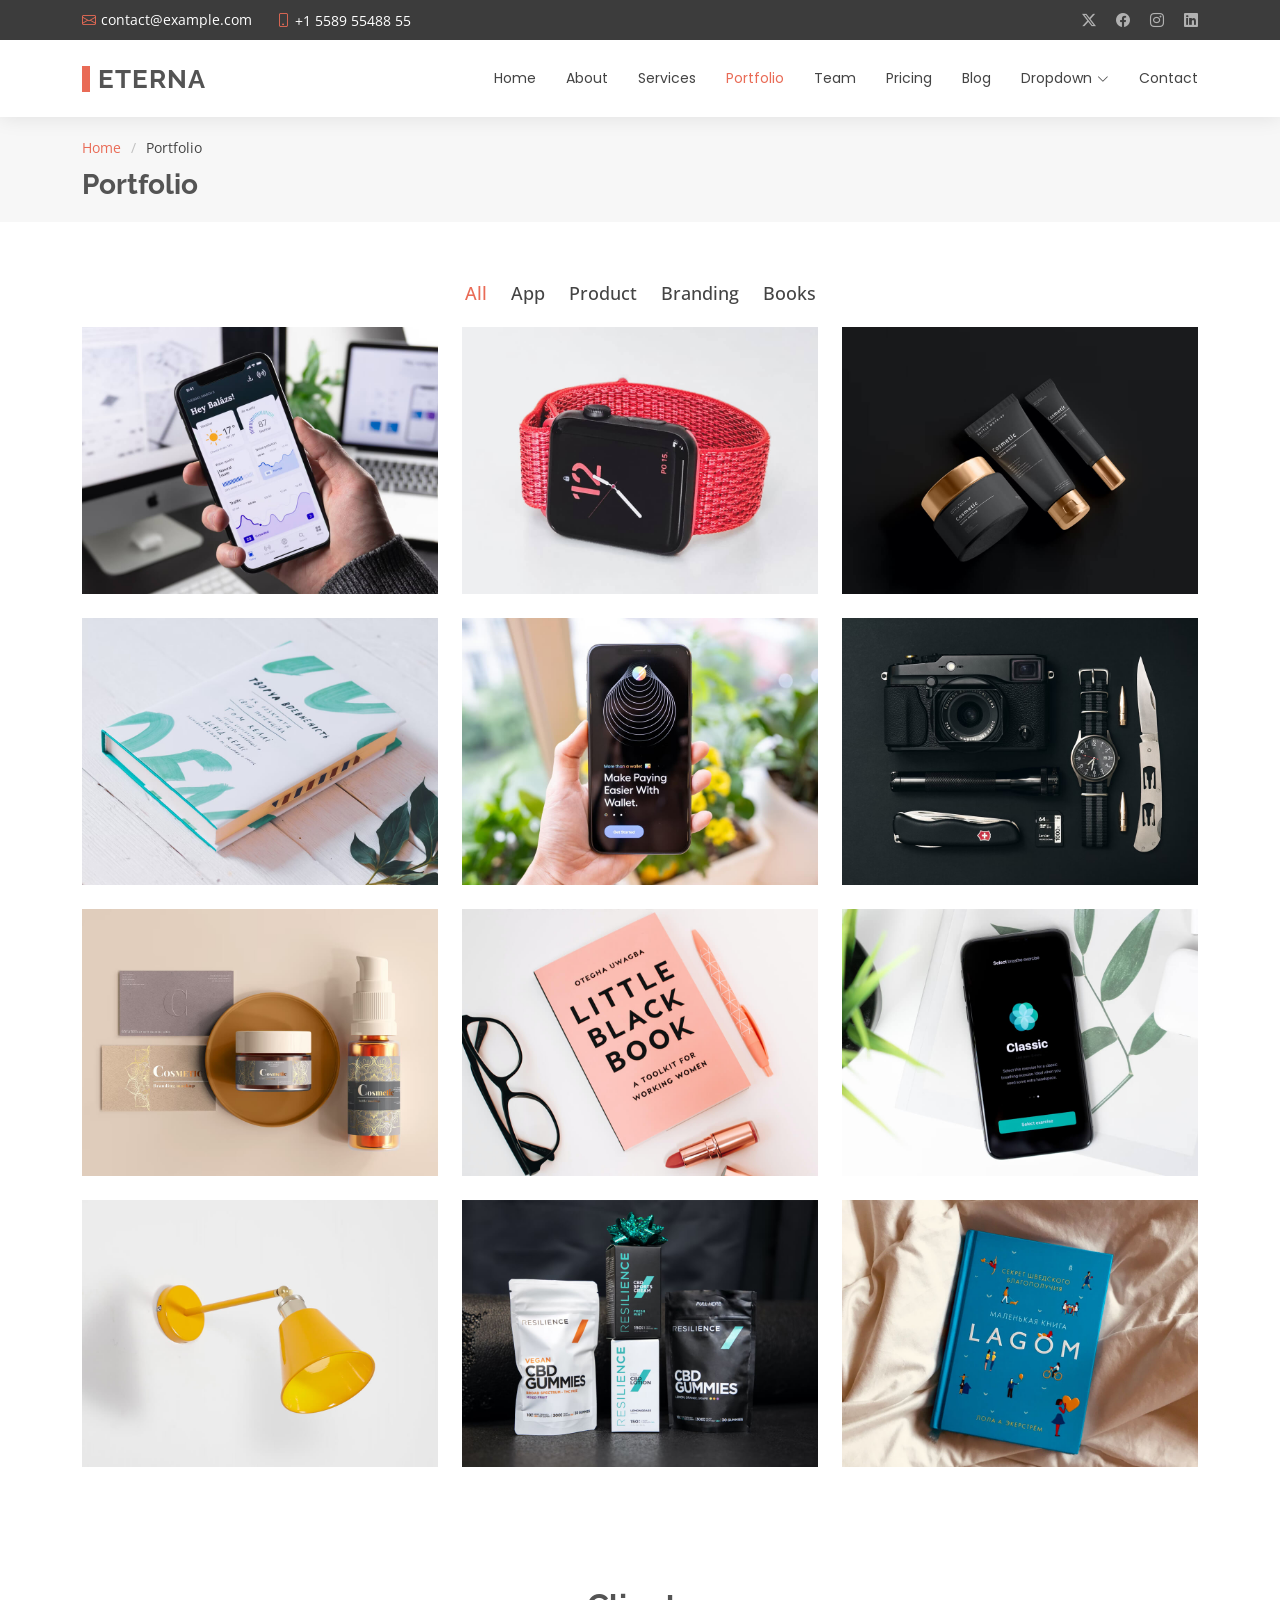
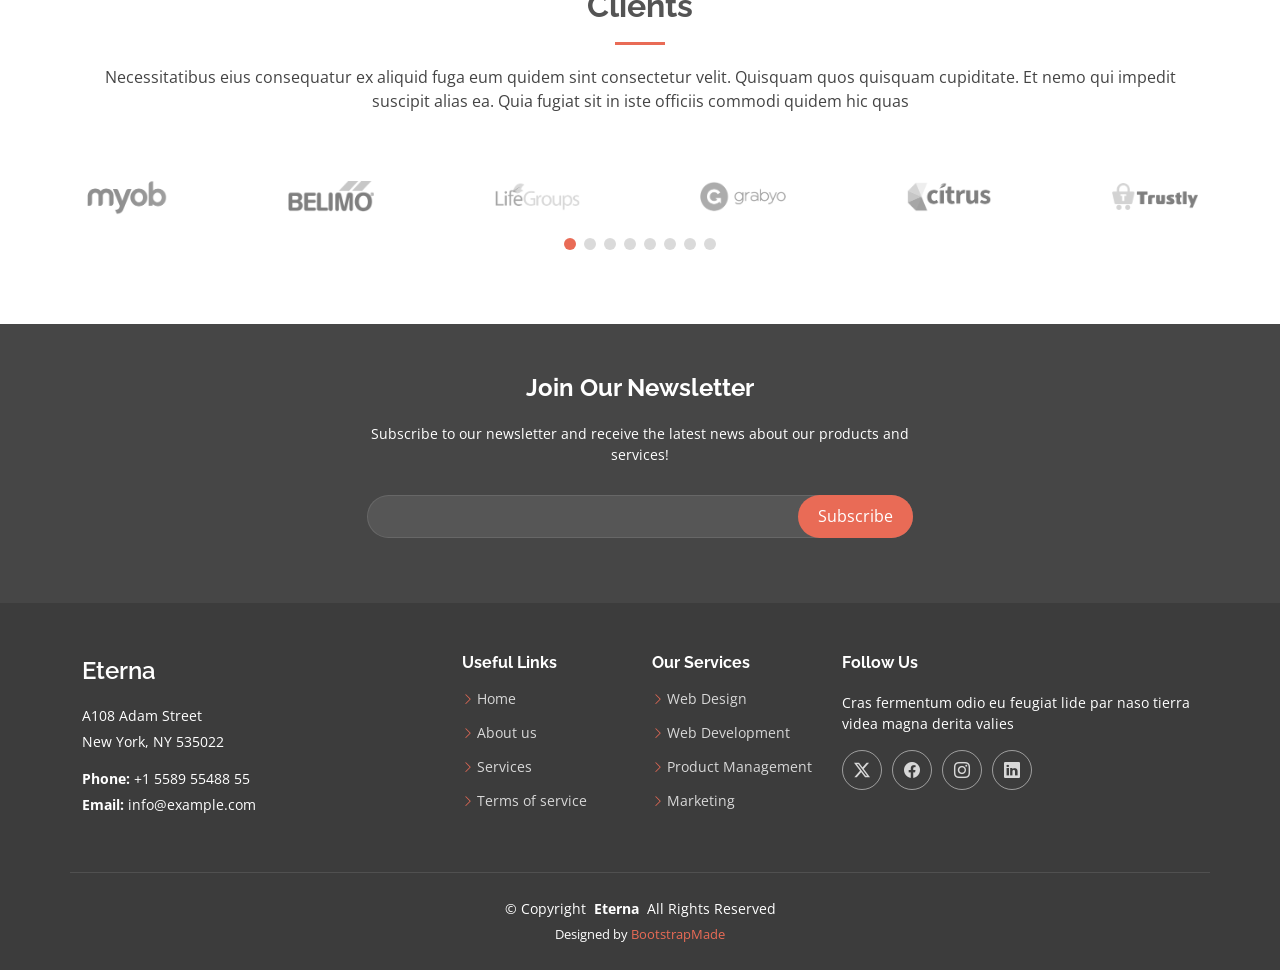
<file: Eterna/portfolio.html>
<!DOCTYPE html>
<html lang="en">

<head>
  <meta charset="utf-8">
  <meta content="width=device-width, initial-scale=1.0" name="viewport">
  <title>Portfolio - Eterna Bootstrap Template</title>
  <meta content="" name="description">
  <meta content="" name="keywords">

  <!-- Favicons -->
  <link href="assets/img/favicon.png" rel="icon">
  <link href="assets/img/apple-touch-icon.png" rel="apple-touch-icon">

  <!-- Fonts -->
  <link href="https://fonts.googleapis.com" rel="preconnect">
  <link href="https://fonts.gstatic.com" rel="preconnect" crossorigin>
  <link href="https://fonts.googleapis.com/css2?family=Open+Sans:ital,wght@0,300;0,400;0,500;0,600;0,700;0,800;1,300;1,400;1,500;1,600;1,700;1,800&family=Poppins:ital,wght@0,100;0,200;0,300;0,400;0,500;0,600;0,700;0,800;0,900;1,100;1,200;1,300;1,400;1,500;1,600;1,700;1,800;1,900&family=Raleway:ital,wght@0,100;0,200;0,300;0,400;0,500;0,600;0,700;0,800;0,900;1,100;1,200;1,300;1,400;1,500;1,600;1,700;1,800;1,900&display=swap" rel="stylesheet">

  <!-- Vendor CSS Files -->
  <link href="assets/vendor/bootstrap/css/bootstrap.min.css" rel="stylesheet">
  <link href="assets/vendor/bootstrap-icons/bootstrap-icons.css" rel="stylesheet">
  <link href="assets/vendor/aos/aos.css" rel="stylesheet">
  <link href="assets/vendor/swiper/swiper-bundle.min.css" rel="stylesheet">
  <link href="assets/vendor/glightbox/css/glightbox.min.css" rel="stylesheet">

  <!-- Main CSS File -->
  <link href="assets/css/main.css" rel="stylesheet">

  <!-- =======================================================
  * Template Name: Eterna
  * Template URL: https://bootstrapmade.com/eterna-free-multipurpose-bootstrap-template/
  * Updated: Jun 29 2024 with Bootstrap v5.3.3
  * Author: BootstrapMade.com
  * License: https://bootstrapmade.com/license/
  ======================================================== -->
</head>

<body class="portfolio-page">

  <header id="header" class="header sticky-top">

    <div class="topbar d-flex align-items-center dark-background">
      <div class="container d-flex justify-content-center justify-content-md-between">
        <div class="contact-info d-flex align-items-center">
          <i class="bi bi-envelope d-flex align-items-center"><a href="mailto:contact@example.com">contact@example.com</a></i>
          <i class="bi bi-phone d-flex align-items-center ms-4"><span>+1 5589 55488 55</span></i>
        </div>
        <div class="social-links d-none d-md-flex align-items-center">
          <a href="#" class="twitter"><i class="bi bi-twitter-x"></i></a>
          <a href="#" class="facebook"><i class="bi bi-facebook"></i></a>
          <a href="#" class="instagram"><i class="bi bi-instagram"></i></a>
          <a href="#" class="linkedin"><i class="bi bi-linkedin"></i></a>
        </div>
      </div>
    </div><!-- End Top Bar -->

    <div class="branding">

      <div class="container position-relative d-flex align-items-center justify-content-between">
        <a href="index.html" class="logo d-flex align-items-center">
          <!-- Uncomment the line below if you also wish to use an image logo -->
          <!-- <img src="assets/img/logo.png" alt=""> -->
          <h1 class="sitename">Eterna<br></h1>
        </a>

        <nav id="navmenu" class="navmenu">
          <ul>
            <li><a href="index.html">Home</a></li>
            <li><a href="about.html">About</a></li>
            <li><a href="services.html">Services</a></li>
            <li><a href="portfolio.html" class="active">Portfolio</a></li>
            <li><a href="team.html">Team</a></li>
            <li><a href="pricing.html">Pricing</a></li>
            <li><a href="blog.html">Blog</a></li>
            <li class="dropdown"><a href="#"><span>Dropdown</span> <i class="bi bi-chevron-down toggle-dropdown"></i></a>
              <ul>
                <li><a href="#">Dropdown 1</a></li>
                <li class="dropdown"><a href="#"><span>Deep Dropdown</span> <i class="bi bi-chevron-down toggle-dropdown"></i></a>
                  <ul>
                    <li><a href="#">Deep Dropdown 1</a></li>
                    <li><a href="#">Deep Dropdown 2</a></li>
                    <li><a href="#">Deep Dropdown 3</a></li>
                    <li><a href="#">Deep Dropdown 4</a></li>
                    <li><a href="#">Deep Dropdown 5</a></li>
                  </ul>
                </li>
                <li><a href="#">Dropdown 2</a></li>
                <li><a href="#">Dropdown 3</a></li>
                <li><a href="#">Dropdown 4</a></li>
              </ul>
            </li>
            <li><a href="contact.html">Contact</a></li>
          </ul>
          <i class="mobile-nav-toggle d-xl-none bi bi-list"></i>
        </nav>

      </div>

    </div>

  </header>

  <main class="main">

    <!-- Page Title -->
    <div class="page-title" data-aos="fade">
      <div class="container">
        <nav class="breadcrumbs">
          <ol>
            <li><a href="index.html">Home</a></li>
            <li class="current">Portfolio</li>
          </ol>
        </nav>
        <h1>Portfolio</h1>
      </div>
    </div><!-- End Page Title -->

    <!-- Portfolio Section -->
    <section id="portfolio" class="portfolio section">

      <div class="container">

        <div class="isotope-layout" data-default-filter="*" data-layout="masonry" data-sort="original-order">

          <ul class="portfolio-filters isotope-filters" data-aos="fade-up" data-aos-delay="100">
            <li data-filter="*" class="filter-active">All</li>
            <li data-filter=".filter-app">App</li>
            <li data-filter=".filter-product">Product</li>
            <li data-filter=".filter-branding">Branding</li>
            <li data-filter=".filter-books">Books</li>
          </ul><!-- End Portfolio Filters -->

          <div class="row gy-4 isotope-container" data-aos="fade-up" data-aos-delay="200">

            <div class="col-lg-4 col-md-6 portfolio-item isotope-item filter-app">
              <div class="portfolio-content h-100">
                <img src="assets/img/portfolio/app-1.jpg" class="img-fluid" alt="">
                <div class="portfolio-info">
                  <h4>App 1</h4>
                  <p>Lorem ipsum, dolor sit amet consectetur</p>
                  <a href="assets/img/portfolio/app-1.jpg" title="App 1" data-gallery="portfolio-gallery-app" class="glightbox preview-link"><i class="bi bi-zoom-in"></i></a>
                  <a href="portfolio-details.html" title="More Details" class="details-link"><i class="bi bi-link-45deg"></i></a>
                </div>
              </div>
            </div><!-- End Portfolio Item -->

            <div class="col-lg-4 col-md-6 portfolio-item isotope-item filter-product">
              <div class="portfolio-content h-100">
                <img src="assets/img/portfolio/product-1.jpg" class="img-fluid" alt="">
                <div class="portfolio-info">
                  <h4>Product 1</h4>
                  <p>Lorem ipsum, dolor sit amet consectetur</p>
                  <a href="assets/img/portfolio/product-1.jpg" title="Product 1" data-gallery="portfolio-gallery-product" class="glightbox preview-link"><i class="bi bi-zoom-in"></i></a>
                  <a href="portfolio-details.html" title="More Details" class="details-link"><i class="bi bi-link-45deg"></i></a>
                </div>
              </div>
            </div><!-- End Portfolio Item -->

            <div class="col-lg-4 col-md-6 portfolio-item isotope-item filter-branding">
              <div class="portfolio-content h-100">
                <img src="assets/img/portfolio/branding-1.jpg" class="img-fluid" alt="">
                <div class="portfolio-info">
                  <h4>Branding 1</h4>
                  <p>Lorem ipsum, dolor sit amet consectetur</p>
                  <a href="assets/img/portfolio/branding-1.jpg" title="Branding 1" data-gallery="portfolio-gallery-branding" class="glightbox preview-link"><i class="bi bi-zoom-in"></i></a>
                  <a href="portfolio-details.html" title="More Details" class="details-link"><i class="bi bi-link-45deg"></i></a>
                </div>
              </div>
            </div><!-- End Portfolio Item -->

            <div class="col-lg-4 col-md-6 portfolio-item isotope-item filter-books">
              <div class="portfolio-content h-100">
                <img src="assets/img/portfolio/books-1.jpg" class="img-fluid" alt="">
                <div class="portfolio-info">
                  <h4>Books 1</h4>
                  <p>Lorem ipsum, dolor sit amet consectetur</p>
                  <a href="assets/img/portfolio/books-1.jpg" title="Branding 1" data-gallery="portfolio-gallery-book" class="glightbox preview-link"><i class="bi bi-zoom-in"></i></a>
                  <a href="portfolio-details.html" title="More Details" class="details-link"><i class="bi bi-link-45deg"></i></a>
                </div>
              </div>
            </div><!-- End Portfolio Item -->

            <div class="col-lg-4 col-md-6 portfolio-item isotope-item filter-app">
              <div class="portfolio-content h-100">
                <img src="assets/img/portfolio/app-2.jpg" class="img-fluid" alt="">
                <div class="portfolio-info">
                  <h4>App 2</h4>
                  <p>Lorem ipsum, dolor sit amet consectetur</p>
                  <a href="assets/img/portfolio/app-2.jpg" title="App 2" data-gallery="portfolio-gallery-app" class="glightbox preview-link"><i class="bi bi-zoom-in"></i></a>
                  <a href="portfolio-details.html" title="More Details" class="details-link"><i class="bi bi-link-45deg"></i></a>
                </div>
              </div>
            </div><!-- End Portfolio Item -->

            <div class="col-lg-4 col-md-6 portfolio-item isotope-item filter-product">
              <div class="portfolio-content h-100">
                <img src="assets/img/portfolio/product-2.jpg" class="img-fluid" alt="">
                <div class="portfolio-info">
                  <h4>Product 2</h4>
                  <p>Lorem ipsum, dolor sit amet consectetur</p>
                  <a href="assets/img/portfolio/product-2.jpg" title="Product 2" data-gallery="portfolio-gallery-product" class="glightbox preview-link"><i class="bi bi-zoom-in"></i></a>
                  <a href="portfolio-details.html" title="More Details" class="details-link"><i class="bi bi-link-45deg"></i></a>
                </div>
              </div>
            </div><!-- End Portfolio Item -->

            <div class="col-lg-4 col-md-6 portfolio-item isotope-item filter-branding">
              <div class="portfolio-content h-100">
                <img src="assets/img/portfolio/branding-2.jpg" class="img-fluid" alt="">
                <div class="portfolio-info">
                  <h4>Branding 2</h4>
                  <p>Lorem ipsum, dolor sit amet consectetur</p>
                  <a href="assets/img/portfolio/branding-2.jpg" title="Branding 2" data-gallery="portfolio-gallery-branding" class="glightbox preview-link"><i class="bi bi-zoom-in"></i></a>
                  <a href="portfolio-details.html" title="More Details" class="details-link"><i class="bi bi-link-45deg"></i></a>
                </div>
              </div>
            </div><!-- End Portfolio Item -->

            <div class="col-lg-4 col-md-6 portfolio-item isotope-item filter-books">
              <div class="portfolio-content h-100">
                <img src="assets/img/portfolio/books-2.jpg" class="img-fluid" alt="">
                <div class="portfolio-info">
                  <h4>Books 2</h4>
                  <p>Lorem ipsum, dolor sit amet consectetur</p>
                  <a href="assets/img/portfolio/books-2.jpg" title="Branding 2" data-gallery="portfolio-gallery-book" class="glightbox preview-link"><i class="bi bi-zoom-in"></i></a>
                  <a href="portfolio-details.html" title="More Details" class="details-link"><i class="bi bi-link-45deg"></i></a>
                </div>
              </div>
            </div><!-- End Portfolio Item -->

            <div class="col-lg-4 col-md-6 portfolio-item isotope-item filter-app">
              <div class="portfolio-content h-100">
                <img src="assets/img/portfolio/app-3.jpg" class="img-fluid" alt="">
                <div class="portfolio-info">
                  <h4>App 3</h4>
                  <p>Lorem ipsum, dolor sit amet consectetur</p>
                  <a href="assets/img/portfolio/app-3.jpg" title="App 3" data-gallery="portfolio-gallery-app" class="glightbox preview-link"><i class="bi bi-zoom-in"></i></a>
                  <a href="portfolio-details.html" title="More Details" class="details-link"><i class="bi bi-link-45deg"></i></a>
                </div>
              </div>
            </div><!-- End Portfolio Item -->

            <div class="col-lg-4 col-md-6 portfolio-item isotope-item filter-product">
              <div class="portfolio-content h-100">
                <img src="assets/img/portfolio/product-3.jpg" class="img-fluid" alt="">
                <div class="portfolio-info">
                  <h4>Product 3</h4>
                  <p>Lorem ipsum, dolor sit amet consectetur</p>
                  <a href="assets/img/portfolio/product-3.jpg" title="Product 3" data-gallery="portfolio-gallery-product" class="glightbox preview-link"><i class="bi bi-zoom-in"></i></a>
                  <a href="portfolio-details.html" title="More Details" class="details-link"><i class="bi bi-link-45deg"></i></a>
                </div>
              </div>
            </div><!-- End Portfolio Item -->

            <div class="col-lg-4 col-md-6 portfolio-item isotope-item filter-branding">
              <div class="portfolio-content h-100">
                <img src="assets/img/portfolio/branding-3.jpg" class="img-fluid" alt="">
                <div class="portfolio-info">
                  <h4>Branding 3</h4>
                  <p>Lorem ipsum, dolor sit amet consectetur</p>
                  <a href="assets/img/portfolio/branding-3.jpg" title="Branding 2" data-gallery="portfolio-gallery-branding" class="glightbox preview-link"><i class="bi bi-zoom-in"></i></a>
                  <a href="portfolio-details.html" title="More Details" class="details-link"><i class="bi bi-link-45deg"></i></a>
                </div>
              </div>
            </div><!-- End Portfolio Item -->

            <div class="col-lg-4 col-md-6 portfolio-item isotope-item filter-books">
              <div class="portfolio-content h-100">
                <img src="assets/img/portfolio/books-3.jpg" class="img-fluid" alt="">
                <div class="portfolio-info">
                  <h4>Books 3</h4>
                  <p>Lorem ipsum, dolor sit amet consectetur</p>
                  <a href="assets/img/portfolio/books-3.jpg" title="Branding 3" data-gallery="portfolio-gallery-book" class="glightbox preview-link"><i class="bi bi-zoom-in"></i></a>
                  <a href="portfolio-details.html" title="More Details" class="details-link"><i class="bi bi-link-45deg"></i></a>
                </div>
              </div>
            </div><!-- End Portfolio Item -->

          </div><!-- End Portfolio Container -->

        </div>

      </div>

    </section><!-- /Portfolio Section -->

    <!-- Clients Section -->
    <section id="clients" class="section clients">

      <!-- Section Title -->
      <div class="container section-title" data-aos="fade-up">
        <h2>Clients</h2>
        <p>Necessitatibus eius consequatur ex aliquid fuga eum quidem sint consectetur velit. Quisquam quos quisquam cupiditate. Et nemo qui impedit suscipit alias ea. Quia fugiat sit in iste officiis commodi quidem hic quas</p>
      </div><!-- End Section Title -->

      <div class="container" data-aos="fade-up" data-aos-delay="100">

        <div class="swiper init-swiper">
          <script type="application/json" class="swiper-config">
            {
              "loop": true,
              "speed": 600,
              "autoplay": {
                "delay": 5000
              },
              "slidesPerView": "auto",
              "pagination": {
                "el": ".swiper-pagination",
                "type": "bullets",
                "clickable": true
              },
              "breakpoints": {
                "320": {
                  "slidesPerView": 2,
                  "spaceBetween": 40
                },
                "480": {
                  "slidesPerView": 3,
                  "spaceBetween": 60
                },
                "640": {
                  "slidesPerView": 4,
                  "spaceBetween": 80
                },
                "992": {
                  "slidesPerView": 6,
                  "spaceBetween": 120
                }
              }
            }
          </script>
          <div class="swiper-wrapper align-items-center">
            <div class="swiper-slide"><img src="assets/img/clients/client-1.png" class="img-fluid" alt=""></div>
            <div class="swiper-slide"><img src="assets/img/clients/client-2.png" class="img-fluid" alt=""></div>
            <div class="swiper-slide"><img src="assets/img/clients/client-3.png" class="img-fluid" alt=""></div>
            <div class="swiper-slide"><img src="assets/img/clients/client-4.png" class="img-fluid" alt=""></div>
            <div class="swiper-slide"><img src="assets/img/clients/client-5.png" class="img-fluid" alt=""></div>
            <div class="swiper-slide"><img src="assets/img/clients/client-6.png" class="img-fluid" alt=""></div>
            <div class="swiper-slide"><img src="assets/img/clients/client-7.png" class="img-fluid" alt=""></div>
            <div class="swiper-slide"><img src="assets/img/clients/client-8.png" class="img-fluid" alt=""></div>
          </div>
          <div class="swiper-pagination"></div>
        </div>

      </div>

    </section><!-- /Clients Section -->

  </main>

  <footer id="footer" class="footer position-relative dark-background">

    <div class="footer-newsletter">
      <div class="container">
        <div class="row justify-content-center text-center">
          <div class="col-lg-6">
            <h4>Join Our Newsletter</h4>
            <p>Subscribe to our newsletter and receive the latest news about our products and services!</p>
            <form action="forms/newsletter.php" method="post" class="php-email-form">
              <div class="newsletter-form"><input type="email" name="email"><input type="submit" value="Subscribe"></div>
              <div class="loading">Loading</div>
              <div class="error-message"></div>
              <div class="sent-message">Your subscription request has been sent. Thank you!</div>
            </form>
          </div>
        </div>
      </div>
    </div>

    <div class="container footer-top">
      <div class="row gy-4">
        <div class="col-lg-4 col-md-6 footer-about">
          <a href="index.html" class="d-flex align-items-center">
            <span class="sitename">Eterna</span>
          </a>
          <div class="footer-contact pt-3">
            <p>A108 Adam Street</p>
            <p>New York, NY 535022</p>
            <p class="mt-3"><strong>Phone:</strong> <span>+1 5589 55488 55</span></p>
            <p><strong>Email:</strong> <span>info@example.com</span></p>
          </div>
        </div>

        <div class="col-lg-2 col-md-3 footer-links">
          <h4>Useful Links</h4>
          <ul>
            <li><i class="bi bi-chevron-right"></i> <a href="#">Home</a></li>
            <li><i class="bi bi-chevron-right"></i> <a href="#">About us</a></li>
            <li><i class="bi bi-chevron-right"></i> <a href="#">Services</a></li>
            <li><i class="bi bi-chevron-right"></i> <a href="#">Terms of service</a></li>
          </ul>
        </div>

        <div class="col-lg-2 col-md-3 footer-links">
          <h4>Our Services</h4>
          <ul>
            <li><i class="bi bi-chevron-right"></i> <a href="#">Web Design</a></li>
            <li><i class="bi bi-chevron-right"></i> <a href="#">Web Development</a></li>
            <li><i class="bi bi-chevron-right"></i> <a href="#">Product Management</a></li>
            <li><i class="bi bi-chevron-right"></i> <a href="#">Marketing</a></li>
          </ul>
        </div>

        <div class="col-lg-4 col-md-12">
          <h4>Follow Us</h4>
          <p>Cras fermentum odio eu feugiat lide par naso tierra videa magna derita valies</p>
          <div class="social-links d-flex">
            <a href=""><i class="bi bi-twitter-x"></i></a>
            <a href=""><i class="bi bi-facebook"></i></a>
            <a href=""><i class="bi bi-instagram"></i></a>
            <a href=""><i class="bi bi-linkedin"></i></a>
          </div>
        </div>

      </div>
    </div>

    <div class="container copyright text-center mt-4">
      <p>© <span>Copyright</span> <strong class="px-1 sitename">Eterna</strong> <span>All Rights Reserved</span></p>
      <div class="credits">
        <!-- All the links in the footer should remain intact. -->
        <!-- You can delete the links only if you've purchased the pro version. -->
        <!-- Licensing information: https://bootstrapmade.com/license/ -->
        <!-- Purchase the pro version with working PHP/AJAX contact form: [buy-url] -->
        Designed by <a href="https://bootstrapmade.com/">BootstrapMade</a>
      </div>
    </div>

  </footer>

  <!-- Scroll Top -->
  <a href="#" id="scroll-top" class="scroll-top d-flex align-items-center justify-content-center"><i class="bi bi-arrow-up-short"></i></a>

  <!-- Preloader -->
  <div id="preloader"></div>

  <!-- Vendor JS Files -->
  <script src="assets/vendor/bootstrap/js/bootstrap.bundle.min.js"></script>
  <script src="assets/vendor/php-email-form/validate.js"></script>
  <script src="assets/vendor/aos/aos.js"></script>
  <script src="assets/vendor/swiper/swiper-bundle.min.js"></script>
  <script src="assets/vendor/purecounter/purecounter_vanilla.js"></script>
  <script src="assets/vendor/waypoints/noframework.waypoints.js"></script>
  <script src="assets/vendor/glightbox/js/glightbox.min.js"></script>
  <script src="assets/vendor/imagesloaded/imagesloaded.pkgd.min.js"></script>
  <script src="assets/vendor/isotope-layout/isotope.pkgd.min.js"></script>

  <!-- Main JS File -->
  <script src="assets/js/main.js"></script>

</body>

</html>
</file>
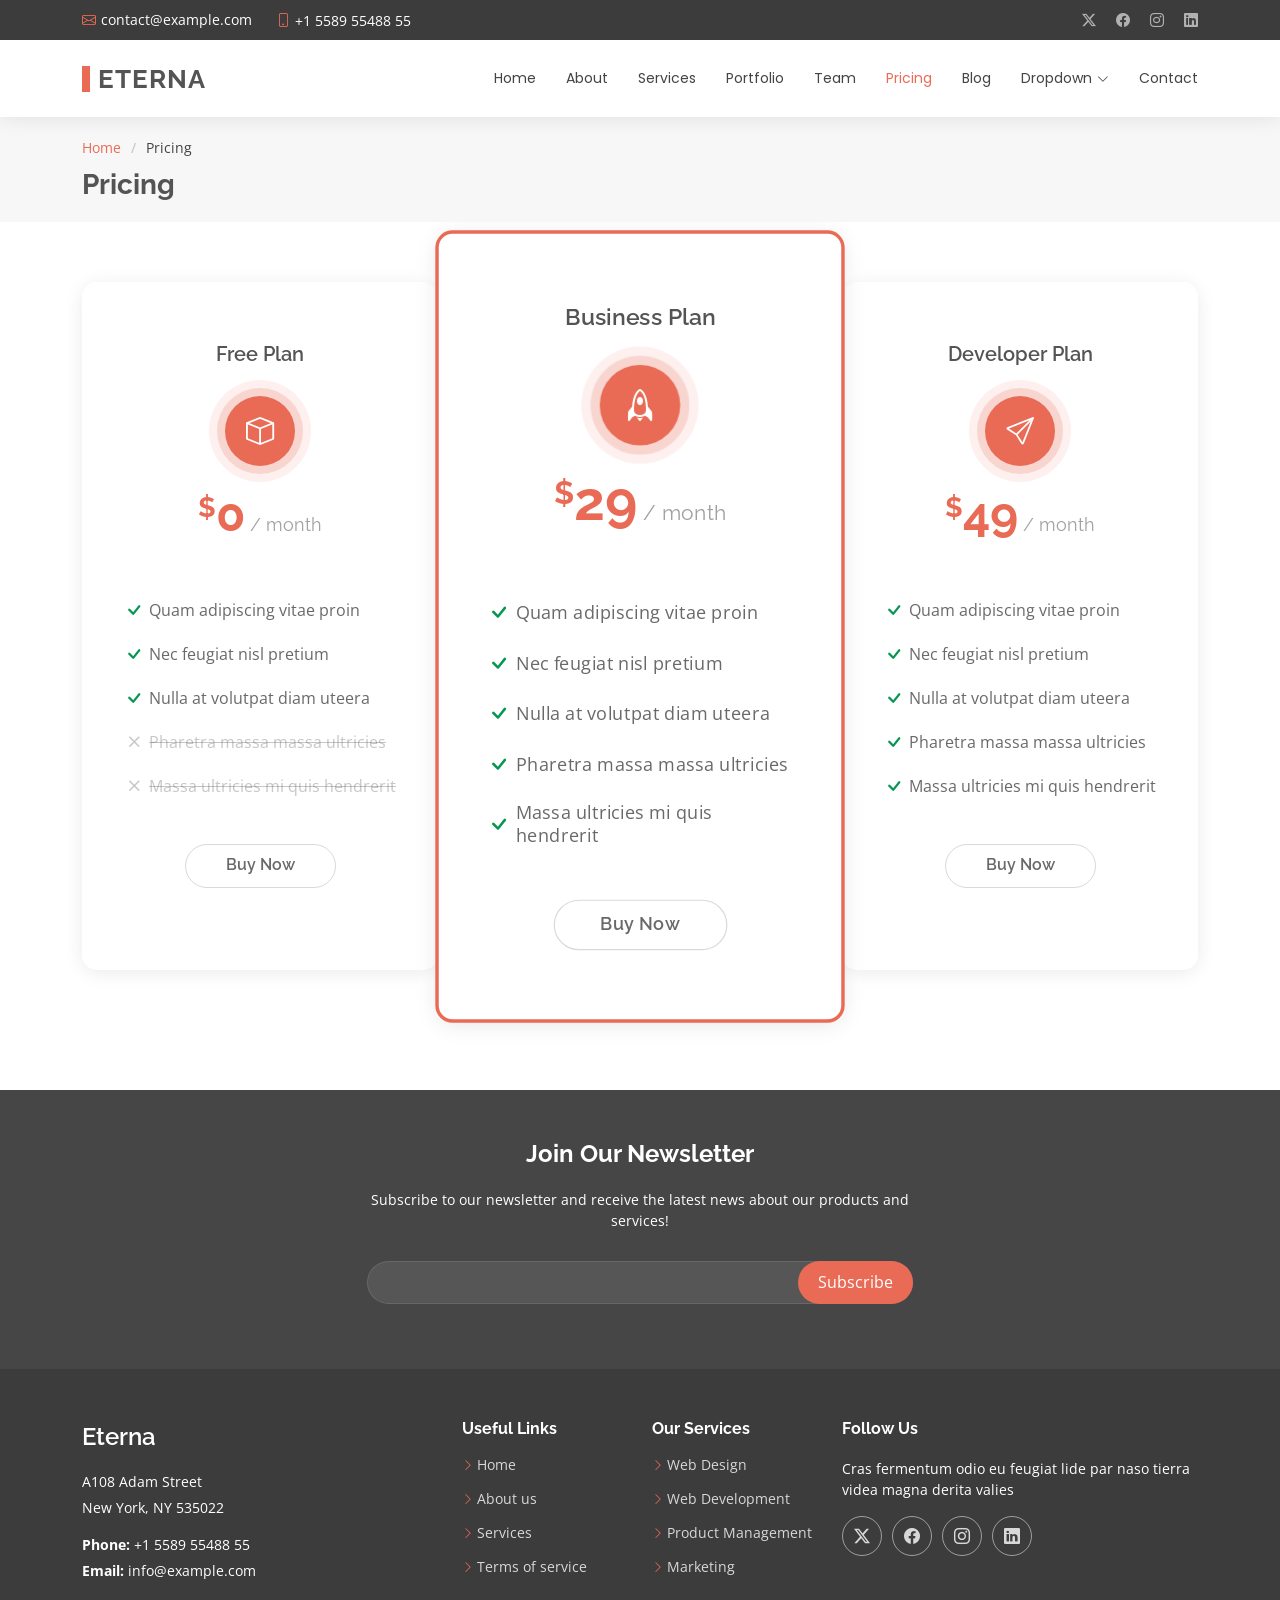
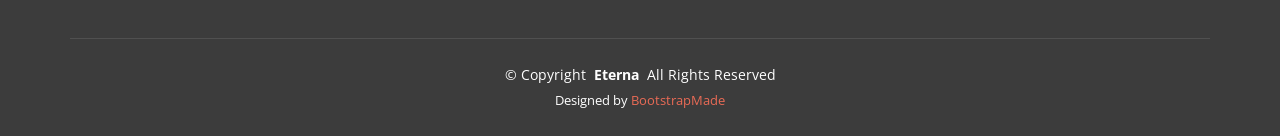
<file: Eterna/pricing.html>
<!DOCTYPE html>
<html lang="en">

<head>
  <meta charset="utf-8">
  <meta content="width=device-width, initial-scale=1.0" name="viewport">
  <title>Pricing - Eterna Bootstrap Template</title>
  <meta content="" name="description">
  <meta content="" name="keywords">

  <!-- Favicons -->
  <link href="assets/img/favicon.png" rel="icon">
  <link href="assets/img/apple-touch-icon.png" rel="apple-touch-icon">

  <!-- Fonts -->
  <link href="https://fonts.googleapis.com" rel="preconnect">
  <link href="https://fonts.gstatic.com" rel="preconnect" crossorigin>
  <link href="https://fonts.googleapis.com/css2?family=Open+Sans:ital,wght@0,300;0,400;0,500;0,600;0,700;0,800;1,300;1,400;1,500;1,600;1,700;1,800&family=Poppins:ital,wght@0,100;0,200;0,300;0,400;0,500;0,600;0,700;0,800;0,900;1,100;1,200;1,300;1,400;1,500;1,600;1,700;1,800;1,900&family=Raleway:ital,wght@0,100;0,200;0,300;0,400;0,500;0,600;0,700;0,800;0,900;1,100;1,200;1,300;1,400;1,500;1,600;1,700;1,800;1,900&display=swap" rel="stylesheet">

  <!-- Vendor CSS Files -->
  <link href="assets/vendor/bootstrap/css/bootstrap.min.css" rel="stylesheet">
  <link href="assets/vendor/bootstrap-icons/bootstrap-icons.css" rel="stylesheet">
  <link href="assets/vendor/aos/aos.css" rel="stylesheet">
  <link href="assets/vendor/swiper/swiper-bundle.min.css" rel="stylesheet">
  <link href="assets/vendor/glightbox/css/glightbox.min.css" rel="stylesheet">

  <!-- Main CSS File -->
  <link href="assets/css/main.css" rel="stylesheet">

  <!-- =======================================================
  * Template Name: Eterna
  * Template URL: https://bootstrapmade.com/eterna-free-multipurpose-bootstrap-template/
  * Updated: Jun 29 2024 with Bootstrap v5.3.3
  * Author: BootstrapMade.com
  * License: https://bootstrapmade.com/license/
  ======================================================== -->
</head>

<body class="pricing-page">

  <header id="header" class="header sticky-top">

    <div class="topbar d-flex align-items-center dark-background">
      <div class="container d-flex justify-content-center justify-content-md-between">
        <div class="contact-info d-flex align-items-center">
          <i class="bi bi-envelope d-flex align-items-center"><a href="mailto:contact@example.com">contact@example.com</a></i>
          <i class="bi bi-phone d-flex align-items-center ms-4"><span>+1 5589 55488 55</span></i>
        </div>
        <div class="social-links d-none d-md-flex align-items-center">
          <a href="#" class="twitter"><i class="bi bi-twitter-x"></i></a>
          <a href="#" class="facebook"><i class="bi bi-facebook"></i></a>
          <a href="#" class="instagram"><i class="bi bi-instagram"></i></a>
          <a href="#" class="linkedin"><i class="bi bi-linkedin"></i></a>
        </div>
      </div>
    </div><!-- End Top Bar -->

    <div class="branding">

      <div class="container position-relative d-flex align-items-center justify-content-between">
        <a href="index.html" class="logo d-flex align-items-center">
          <!-- Uncomment the line below if you also wish to use an image logo -->
          <!-- <img src="assets/img/logo.png" alt=""> -->
          <h1 class="sitename">Eterna<br></h1>
        </a>

        <nav id="navmenu" class="navmenu">
          <ul>
            <li><a href="index.html">Home</a></li>
            <li><a href="about.html">About</a></li>
            <li><a href="services.html">Services</a></li>
            <li><a href="portfolio.html">Portfolio</a></li>
            <li><a href="team.html">Team</a></li>
            <li><a href="pricing.html" class="active">Pricing</a></li>
            <li><a href="blog.html">Blog</a></li>
            <li class="dropdown"><a href="#"><span>Dropdown</span> <i class="bi bi-chevron-down toggle-dropdown"></i></a>
              <ul>
                <li><a href="#">Dropdown 1</a></li>
                <li class="dropdown"><a href="#"><span>Deep Dropdown</span> <i class="bi bi-chevron-down toggle-dropdown"></i></a>
                  <ul>
                    <li><a href="#">Deep Dropdown 1</a></li>
                    <li><a href="#">Deep Dropdown 2</a></li>
                    <li><a href="#">Deep Dropdown 3</a></li>
                    <li><a href="#">Deep Dropdown 4</a></li>
                    <li><a href="#">Deep Dropdown 5</a></li>
                  </ul>
                </li>
                <li><a href="#">Dropdown 2</a></li>
                <li><a href="#">Dropdown 3</a></li>
                <li><a href="#">Dropdown 4</a></li>
              </ul>
            </li>
            <li><a href="contact.html">Contact</a></li>
          </ul>
          <i class="mobile-nav-toggle d-xl-none bi bi-list"></i>
        </nav>

      </div>

    </div>

  </header>

  <main class="main">

    <!-- Page Title -->
    <div class="page-title" data-aos="fade">
      <div class="container">
        <nav class="breadcrumbs">
          <ol>
            <li><a href="index.html">Home</a></li>
            <li class="current">Pricing</li>
          </ol>
        </nav>
        <h1>Pricing</h1>
      </div>
    </div><!-- End Page Title -->

    <!-- Pricing Section -->
    <section id="pricing" class="pricing section">

      <div class="container" data-aos="zoom-in" data-aos-delay="100">

        <div class="row g-4">

          <div class="col-lg-4">
            <div class="pricing-item">
              <h3>Free Plan</h3>
              <div class="icon">
                <i class="bi bi-box"></i>
              </div>
              <h4><sup>$</sup>0<span> / month</span></h4>
              <ul>
                <li><i class="bi bi-check"></i> <span>Quam adipiscing vitae proin</span></li>
                <li><i class="bi bi-check"></i> <span>Nec feugiat nisl pretium</span></li>
                <li><i class="bi bi-check"></i> <span>Nulla at volutpat diam uteera</span></li>
                <li class="na"><i class="bi bi-x"></i> <span>Pharetra massa massa ultricies</span></li>
                <li class="na"><i class="bi bi-x"></i> <span>Massa ultricies mi quis hendrerit</span></li>
              </ul>
              <div class="text-center"><a href="#" class="buy-btn">Buy Now</a></div>
            </div>
          </div><!-- End Pricing Item -->

          <div class="col-lg-4">
            <div class="pricing-item featured">
              <h3>Business Plan</h3>
              <div class="icon">
                <i class="bi bi-rocket"></i>
              </div>

              <h4><sup>$</sup>29<span> / month</span></h4>
              <ul>
                <li><i class="bi bi-check"></i> <span>Quam adipiscing vitae proin</span></li>
                <li><i class="bi bi-check"></i> <span>Nec feugiat nisl pretium</span></li>
                <li><i class="bi bi-check"></i> <span>Nulla at volutpat diam uteera</span></li>
                <li><i class="bi bi-check"></i> <span>Pharetra massa massa ultricies</span></li>
                <li><i class="bi bi-check"></i> <span>Massa ultricies mi quis hendrerit</span></li>
              </ul>
              <div class="text-center"><a href="#" class="buy-btn">Buy Now</a></div>
            </div>
          </div><!-- End Pricing Item -->

          <div class="col-lg-4">
            <div class="pricing-item">
              <h3>Developer Plan</h3>
              <div class="icon">
                <i class="bi bi-send"></i>
              </div>
              <h4><sup>$</sup>49<span> / month</span></h4>
              <ul>
                <li><i class="bi bi-check"></i> <span>Quam adipiscing vitae proin</span></li>
                <li><i class="bi bi-check"></i> <span>Nec feugiat nisl pretium</span></li>
                <li><i class="bi bi-check"></i> <span>Nulla at volutpat diam uteera</span></li>
                <li><i class="bi bi-check"></i> <span>Pharetra massa massa ultricies</span></li>
                <li><i class="bi bi-check"></i> <span>Massa ultricies mi quis hendrerit</span></li>
              </ul>
              <div class="text-center"><a href="#" class="buy-btn">Buy Now</a></div>
            </div>
          </div><!-- End Pricing Item -->

        </div>

      </div>

    </section><!-- /Pricing Section -->

  </main>

  <footer id="footer" class="footer position-relative dark-background">

    <div class="footer-newsletter">
      <div class="container">
        <div class="row justify-content-center text-center">
          <div class="col-lg-6">
            <h4>Join Our Newsletter</h4>
            <p>Subscribe to our newsletter and receive the latest news about our products and services!</p>
            <form action="forms/newsletter.php" method="post" class="php-email-form">
              <div class="newsletter-form"><input type="email" name="email"><input type="submit" value="Subscribe"></div>
              <div class="loading">Loading</div>
              <div class="error-message"></div>
              <div class="sent-message">Your subscription request has been sent. Thank you!</div>
            </form>
          </div>
        </div>
      </div>
    </div>

    <div class="container footer-top">
      <div class="row gy-4">
        <div class="col-lg-4 col-md-6 footer-about">
          <a href="index.html" class="d-flex align-items-center">
            <span class="sitename">Eterna</span>
          </a>
          <div class="footer-contact pt-3">
            <p>A108 Adam Street</p>
            <p>New York, NY 535022</p>
            <p class="mt-3"><strong>Phone:</strong> <span>+1 5589 55488 55</span></p>
            <p><strong>Email:</strong> <span>info@example.com</span></p>
          </div>
        </div>

        <div class="col-lg-2 col-md-3 footer-links">
          <h4>Useful Links</h4>
          <ul>
            <li><i class="bi bi-chevron-right"></i> <a href="#">Home</a></li>
            <li><i class="bi bi-chevron-right"></i> <a href="#">About us</a></li>
            <li><i class="bi bi-chevron-right"></i> <a href="#">Services</a></li>
            <li><i class="bi bi-chevron-right"></i> <a href="#">Terms of service</a></li>
          </ul>
        </div>

        <div class="col-lg-2 col-md-3 footer-links">
          <h4>Our Services</h4>
          <ul>
            <li><i class="bi bi-chevron-right"></i> <a href="#">Web Design</a></li>
            <li><i class="bi bi-chevron-right"></i> <a href="#">Web Development</a></li>
            <li><i class="bi bi-chevron-right"></i> <a href="#">Product Management</a></li>
            <li><i class="bi bi-chevron-right"></i> <a href="#">Marketing</a></li>
          </ul>
        </div>

        <div class="col-lg-4 col-md-12">
          <h4>Follow Us</h4>
          <p>Cras fermentum odio eu feugiat lide par naso tierra videa magna derita valies</p>
          <div class="social-links d-flex">
            <a href=""><i class="bi bi-twitter-x"></i></a>
            <a href=""><i class="bi bi-facebook"></i></a>
            <a href=""><i class="bi bi-instagram"></i></a>
            <a href=""><i class="bi bi-linkedin"></i></a>
          </div>
        </div>

      </div>
    </div>

    <div class="container copyright text-center mt-4">
      <p>© <span>Copyright</span> <strong class="px-1 sitename">Eterna</strong> <span>All Rights Reserved</span></p>
      <div class="credits">
        <!-- All the links in the footer should remain intact. -->
        <!-- You can delete the links only if you've purchased the pro version. -->
        <!-- Licensing information: https://bootstrapmade.com/license/ -->
        <!-- Purchase the pro version with working PHP/AJAX contact form: [buy-url] -->
        Designed by <a href="https://bootstrapmade.com/">BootstrapMade</a>
      </div>
    </div>

  </footer>

  <!-- Scroll Top -->
  <a href="#" id="scroll-top" class="scroll-top d-flex align-items-center justify-content-center"><i class="bi bi-arrow-up-short"></i></a>

  <!-- Preloader -->
  <div id="preloader"></div>

  <!-- Vendor JS Files -->
  <script src="assets/vendor/bootstrap/js/bootstrap.bundle.min.js"></script>
  <script src="assets/vendor/php-email-form/validate.js"></script>
  <script src="assets/vendor/aos/aos.js"></script>
  <script src="assets/vendor/swiper/swiper-bundle.min.js"></script>
  <script src="assets/vendor/purecounter/purecounter_vanilla.js"></script>
  <script src="assets/vendor/waypoints/noframework.waypoints.js"></script>
  <script src="assets/vendor/glightbox/js/glightbox.min.js"></script>
  <script src="assets/vendor/imagesloaded/imagesloaded.pkgd.min.js"></script>
  <script src="assets/vendor/isotope-layout/isotope.pkgd.min.js"></script>

  <!-- Main JS File -->
  <script src="assets/js/main.js"></script>

</body>

</html>
</file>
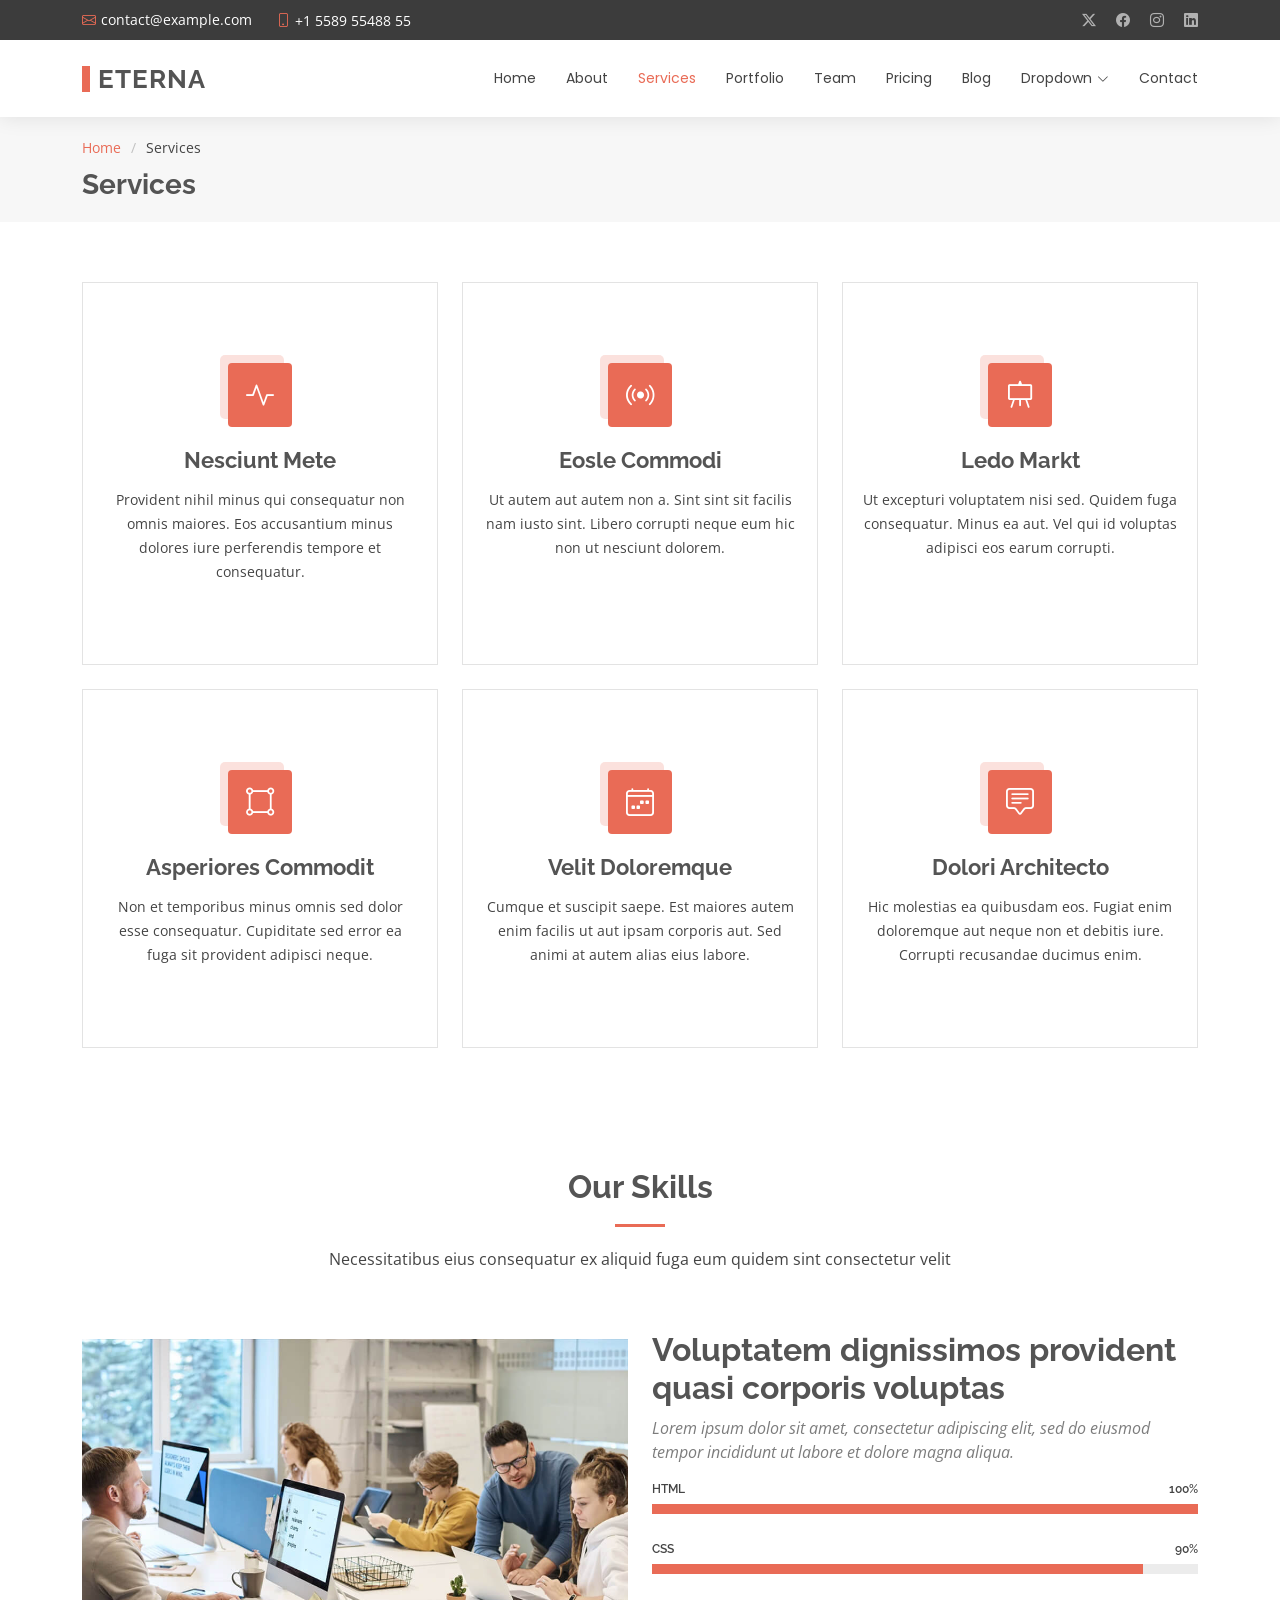
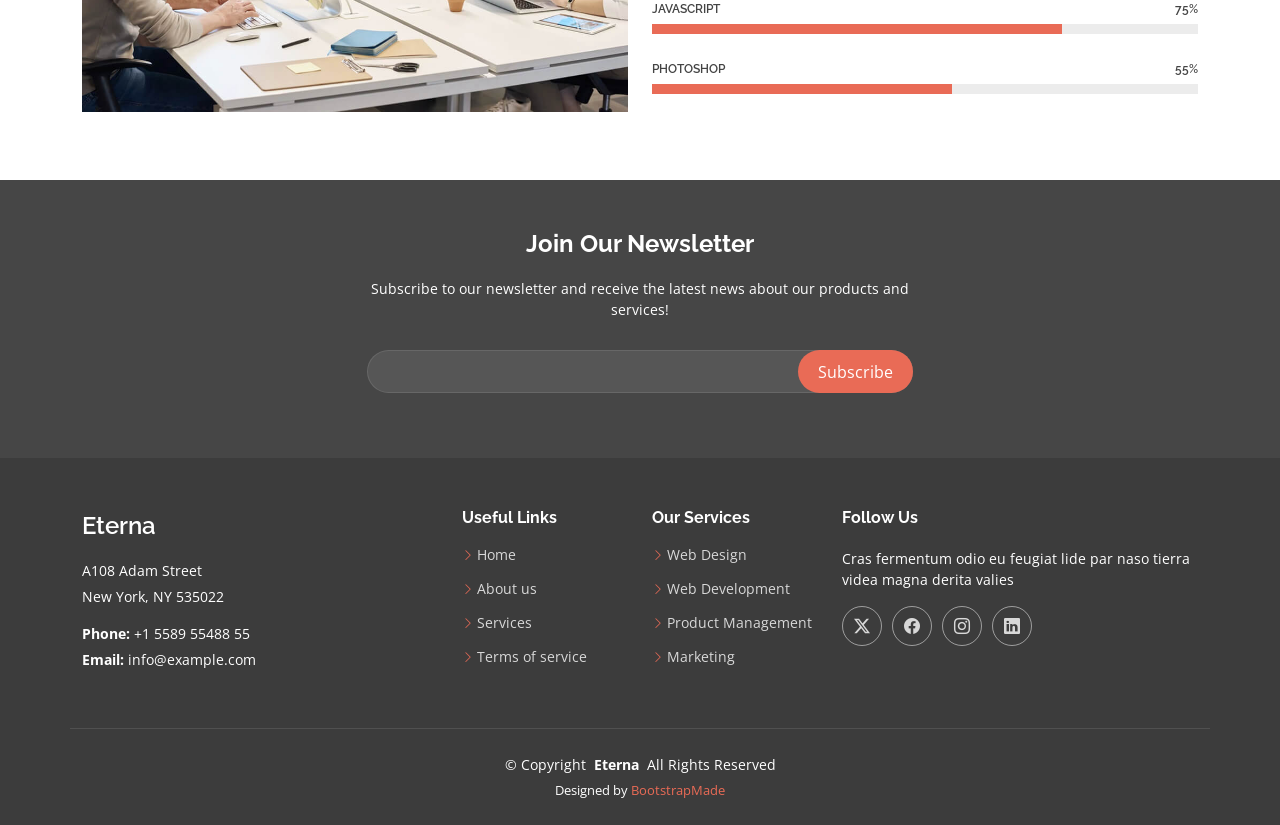
<file: Eterna/services.html>
<!DOCTYPE html>
<html lang="en">

<head>
  <meta charset="utf-8">
  <meta content="width=device-width, initial-scale=1.0" name="viewport">
  <title>Services - Eterna Bootstrap Template</title>
  <meta content="" name="description">
  <meta content="" name="keywords">

  <!-- Favicons -->
  <link href="assets/img/favicon.png" rel="icon">
  <link href="assets/img/apple-touch-icon.png" rel="apple-touch-icon">

  <!-- Fonts -->
  <link href="https://fonts.googleapis.com" rel="preconnect">
  <link href="https://fonts.gstatic.com" rel="preconnect" crossorigin>
  <link href="https://fonts.googleapis.com/css2?family=Open+Sans:ital,wght@0,300;0,400;0,500;0,600;0,700;0,800;1,300;1,400;1,500;1,600;1,700;1,800&family=Poppins:ital,wght@0,100;0,200;0,300;0,400;0,500;0,600;0,700;0,800;0,900;1,100;1,200;1,300;1,400;1,500;1,600;1,700;1,800;1,900&family=Raleway:ital,wght@0,100;0,200;0,300;0,400;0,500;0,600;0,700;0,800;0,900;1,100;1,200;1,300;1,400;1,500;1,600;1,700;1,800;1,900&display=swap" rel="stylesheet">

  <!-- Vendor CSS Files -->
  <link href="assets/vendor/bootstrap/css/bootstrap.min.css" rel="stylesheet">
  <link href="assets/vendor/bootstrap-icons/bootstrap-icons.css" rel="stylesheet">
  <link href="assets/vendor/aos/aos.css" rel="stylesheet">
  <link href="assets/vendor/swiper/swiper-bundle.min.css" rel="stylesheet">
  <link href="assets/vendor/glightbox/css/glightbox.min.css" rel="stylesheet">

  <!-- Main CSS File -->
  <link href="assets/css/main.css" rel="stylesheet">

  <!-- =======================================================
  * Template Name: Eterna
  * Template URL: https://bootstrapmade.com/eterna-free-multipurpose-bootstrap-template/
  * Updated: Jun 29 2024 with Bootstrap v5.3.3
  * Author: BootstrapMade.com
  * License: https://bootstrapmade.com/license/
  ======================================================== -->
</head>

<body class="services-page">

  <header id="header" class="header sticky-top">

    <div class="topbar d-flex align-items-center dark-background">
      <div class="container d-flex justify-content-center justify-content-md-between">
        <div class="contact-info d-flex align-items-center">
          <i class="bi bi-envelope d-flex align-items-center"><a href="mailto:contact@example.com">contact@example.com</a></i>
          <i class="bi bi-phone d-flex align-items-center ms-4"><span>+1 5589 55488 55</span></i>
        </div>
        <div class="social-links d-none d-md-flex align-items-center">
          <a href="#" class="twitter"><i class="bi bi-twitter-x"></i></a>
          <a href="#" class="facebook"><i class="bi bi-facebook"></i></a>
          <a href="#" class="instagram"><i class="bi bi-instagram"></i></a>
          <a href="#" class="linkedin"><i class="bi bi-linkedin"></i></a>
        </div>
      </div>
    </div><!-- End Top Bar -->

    <div class="branding">

      <div class="container position-relative d-flex align-items-center justify-content-between">
        <a href="index.html" class="logo d-flex align-items-center">
          <!-- Uncomment the line below if you also wish to use an image logo -->
          <!-- <img src="assets/img/logo.png" alt=""> -->
          <h1 class="sitename">Eterna<br></h1>
        </a>

        <nav id="navmenu" class="navmenu">
          <ul>
            <li><a href="index.html">Home</a></li>
            <li><a href="about.html">About</a></li>
            <li><a href="services.html" class="active">Services</a></li>
            <li><a href="portfolio.html">Portfolio</a></li>
            <li><a href="team.html">Team</a></li>
            <li><a href="pricing.html">Pricing</a></li>
            <li><a href="blog.html">Blog</a></li>
            <li class="dropdown"><a href="#"><span>Dropdown</span> <i class="bi bi-chevron-down toggle-dropdown"></i></a>
              <ul>
                <li><a href="#">Dropdown 1</a></li>
                <li class="dropdown"><a href="#"><span>Deep Dropdown</span> <i class="bi bi-chevron-down toggle-dropdown"></i></a>
                  <ul>
                    <li><a href="#">Deep Dropdown 1</a></li>
                    <li><a href="#">Deep Dropdown 2</a></li>
                    <li><a href="#">Deep Dropdown 3</a></li>
                    <li><a href="#">Deep Dropdown 4</a></li>
                    <li><a href="#">Deep Dropdown 5</a></li>
                  </ul>
                </li>
                <li><a href="#">Dropdown 2</a></li>
                <li><a href="#">Dropdown 3</a></li>
                <li><a href="#">Dropdown 4</a></li>
              </ul>
            </li>
            <li><a href="contact.html">Contact</a></li>
          </ul>
          <i class="mobile-nav-toggle d-xl-none bi bi-list"></i>
        </nav>

      </div>

    </div>

  </header>

  <main class="main">

    <!-- Page Title -->
    <div class="page-title" data-aos="fade">
      <div class="container">
        <nav class="breadcrumbs">
          <ol>
            <li><a href="index.html">Home</a></li>
            <li class="current">Services</li>
          </ol>
        </nav>
        <h1>Services</h1>
      </div>
    </div><!-- End Page Title -->

    <!-- Services Section -->
    <section id="services" class="services section">

      <div class="container">

        <div class="row gy-4">

          <div class="col-lg-4 col-md-6" data-aos="fade-up" data-aos-delay="100">
            <div class="service-item  position-relative">
              <div class="icon">
                <i class="bi bi-activity"></i>
              </div>
              <a href="#" class="stretched-link">
                <h3>Nesciunt Mete</h3>
              </a>
              <p>Provident nihil minus qui consequatur non omnis maiores. Eos accusantium minus dolores iure perferendis tempore et consequatur.</p>
            </div>
          </div><!-- End Service Item -->

          <div class="col-lg-4 col-md-6" data-aos="fade-up" data-aos-delay="200">
            <div class="service-item position-relative">
              <div class="icon">
                <i class="bi bi-broadcast"></i>
              </div>
              <a href="#" class="stretched-link">
                <h3>Eosle Commodi</h3>
              </a>
              <p>Ut autem aut autem non a. Sint sint sit facilis nam iusto sint. Libero corrupti neque eum hic non ut nesciunt dolorem.</p>
            </div>
          </div><!-- End Service Item -->

          <div class="col-lg-4 col-md-6" data-aos="fade-up" data-aos-delay="300">
            <div class="service-item position-relative">
              <div class="icon">
                <i class="bi bi-easel"></i>
              </div>
              <a href="#" class="stretched-link">
                <h3>Ledo Markt</h3>
              </a>
              <p>Ut excepturi voluptatem nisi sed. Quidem fuga consequatur. Minus ea aut. Vel qui id voluptas adipisci eos earum corrupti.</p>
            </div>
          </div><!-- End Service Item -->

          <div class="col-lg-4 col-md-6" data-aos="fade-up" data-aos-delay="400">
            <div class="service-item position-relative">
              <div class="icon">
                <i class="bi bi-bounding-box-circles"></i>
              </div>
              <a href="#" class="stretched-link">
                <h3>Asperiores Commodit</h3>
              </a>
              <p>Non et temporibus minus omnis sed dolor esse consequatur. Cupiditate sed error ea fuga sit provident adipisci neque.</p>
              <a href="#" class="stretched-link"></a>
            </div>
          </div><!-- End Service Item -->

          <div class="col-lg-4 col-md-6" data-aos="fade-up" data-aos-delay="500">
            <div class="service-item position-relative">
              <div class="icon">
                <i class="bi bi-calendar4-week"></i>
              </div>
              <a href="#" class="stretched-link">
                <h3>Velit Doloremque</h3>
              </a>
              <p>Cumque et suscipit saepe. Est maiores autem enim facilis ut aut ipsam corporis aut. Sed animi at autem alias eius labore.</p>
              <a href="#" class="stretched-link"></a>
            </div>
          </div><!-- End Service Item -->

          <div class="col-lg-4 col-md-6" data-aos="fade-up" data-aos-delay="600">
            <div class="service-item position-relative">
              <div class="icon">
                <i class="bi bi-chat-square-text"></i>
              </div>
              <a href="#" class="stretched-link">
                <h3>Dolori Architecto</h3>
              </a>
              <p>Hic molestias ea quibusdam eos. Fugiat enim doloremque aut neque non et debitis iure. Corrupti recusandae ducimus enim.</p>
              <a href="#" class="stretched-link"></a>
            </div>
          </div><!-- End Service Item -->

        </div>

      </div>

    </section><!-- /Services Section -->

    <!-- Skills Section -->
    <section id="skills" class="skills section">

      <!-- Section Title -->
      <div class="container section-title" data-aos="fade-up">
        <h2>Our Skills</h2>
        <p>Necessitatibus eius consequatur ex aliquid fuga eum quidem sint consectetur velit</p>
      </div><!-- End Section Title -->

      <div class="container" data-aos="fade-up" data-aos-delay="100">

        <div class="row">

          <div class="col-lg-6 d-flex align-items-center">
            <img src="assets/img/skills.jpg" class="img-fluid" alt="">
          </div>

          <div class="col-lg-6 pt-4 pt-lg-0 content">

            <h3>Voluptatem dignissimos provident quasi corporis voluptas</h3>
            <p class="fst-italic">
              Lorem ipsum dolor sit amet, consectetur adipiscing elit, sed do eiusmod tempor incididunt ut labore et dolore magna aliqua.
            </p>

            <div class="skills-content skills-animation">

              <div class="progress">
                <span class="skill"><span>HTML</span> <i class="val">100%</i></span>
                <div class="progress-bar-wrap">
                  <div class="progress-bar" role="progressbar" aria-valuenow="100" aria-valuemin="0" aria-valuemax="100"></div>
                </div>
              </div><!-- End Skills Item -->

              <div class="progress">
                <span class="skill"><span>CSS</span> <i class="val">90%</i></span>
                <div class="progress-bar-wrap">
                  <div class="progress-bar" role="progressbar" aria-valuenow="90" aria-valuemin="0" aria-valuemax="100"></div>
                </div>
              </div><!-- End Skills Item -->

              <div class="progress">
                <span class="skill"><span>JavaScript</span> <i class="val">75%</i></span>
                <div class="progress-bar-wrap">
                  <div class="progress-bar" role="progressbar" aria-valuenow="75" aria-valuemin="0" aria-valuemax="100"></div>
                </div>
              </div><!-- End Skills Item -->

              <div class="progress">
                <span class="skill"><span>Photoshop</span> <i class="val">55%</i></span>
                <div class="progress-bar-wrap">
                  <div class="progress-bar" role="progressbar" aria-valuenow="55" aria-valuemin="0" aria-valuemax="100"></div>
                </div>
              </div><!-- End Skills Item -->

            </div>

          </div>
        </div>

      </div>

    </section><!-- /Skills Section -->

  </main>

  <footer id="footer" class="footer position-relative dark-background">

    <div class="footer-newsletter">
      <div class="container">
        <div class="row justify-content-center text-center">
          <div class="col-lg-6">
            <h4>Join Our Newsletter</h4>
            <p>Subscribe to our newsletter and receive the latest news about our products and services!</p>
            <form action="forms/newsletter.php" method="post" class="php-email-form">
              <div class="newsletter-form"><input type="email" name="email"><input type="submit" value="Subscribe"></div>
              <div class="loading">Loading</div>
              <div class="error-message"></div>
              <div class="sent-message">Your subscription request has been sent. Thank you!</div>
            </form>
          </div>
        </div>
      </div>
    </div>

    <div class="container footer-top">
      <div class="row gy-4">
        <div class="col-lg-4 col-md-6 footer-about">
          <a href="index.html" class="d-flex align-items-center">
            <span class="sitename">Eterna</span>
          </a>
          <div class="footer-contact pt-3">
            <p>A108 Adam Street</p>
            <p>New York, NY 535022</p>
            <p class="mt-3"><strong>Phone:</strong> <span>+1 5589 55488 55</span></p>
            <p><strong>Email:</strong> <span>info@example.com</span></p>
          </div>
        </div>

        <div class="col-lg-2 col-md-3 footer-links">
          <h4>Useful Links</h4>
          <ul>
            <li><i class="bi bi-chevron-right"></i> <a href="#">Home</a></li>
            <li><i class="bi bi-chevron-right"></i> <a href="#">About us</a></li>
            <li><i class="bi bi-chevron-right"></i> <a href="#">Services</a></li>
            <li><i class="bi bi-chevron-right"></i> <a href="#">Terms of service</a></li>
          </ul>
        </div>

        <div class="col-lg-2 col-md-3 footer-links">
          <h4>Our Services</h4>
          <ul>
            <li><i class="bi bi-chevron-right"></i> <a href="#">Web Design</a></li>
            <li><i class="bi bi-chevron-right"></i> <a href="#">Web Development</a></li>
            <li><i class="bi bi-chevron-right"></i> <a href="#">Product Management</a></li>
            <li><i class="bi bi-chevron-right"></i> <a href="#">Marketing</a></li>
          </ul>
        </div>

        <div class="col-lg-4 col-md-12">
          <h4>Follow Us</h4>
          <p>Cras fermentum odio eu feugiat lide par naso tierra videa magna derita valies</p>
          <div class="social-links d-flex">
            <a href=""><i class="bi bi-twitter-x"></i></a>
            <a href=""><i class="bi bi-facebook"></i></a>
            <a href=""><i class="bi bi-instagram"></i></a>
            <a href=""><i class="bi bi-linkedin"></i></a>
          </div>
        </div>

      </div>
    </div>

    <div class="container copyright text-center mt-4">
      <p>© <span>Copyright</span> <strong class="px-1 sitename">Eterna</strong> <span>All Rights Reserved</span></p>
      <div class="credits">
        <!-- All the links in the footer should remain intact. -->
        <!-- You can delete the links only if you've purchased the pro version. -->
        <!-- Licensing information: https://bootstrapmade.com/license/ -->
        <!-- Purchase the pro version with working PHP/AJAX contact form: [buy-url] -->
        Designed by <a href="https://bootstrapmade.com/">BootstrapMade</a>
      </div>
    </div>

  </footer>

  <!-- Scroll Top -->
  <a href="#" id="scroll-top" class="scroll-top d-flex align-items-center justify-content-center"><i class="bi bi-arrow-up-short"></i></a>

  <!-- Preloader -->
  <div id="preloader"></div>

  <!-- Vendor JS Files -->
  <script src="assets/vendor/bootstrap/js/bootstrap.bundle.min.js"></script>
  <script src="assets/vendor/php-email-form/validate.js"></script>
  <script src="assets/vendor/aos/aos.js"></script>
  <script src="assets/vendor/swiper/swiper-bundle.min.js"></script>
  <script src="assets/vendor/purecounter/purecounter_vanilla.js"></script>
  <script src="assets/vendor/waypoints/noframework.waypoints.js"></script>
  <script src="assets/vendor/glightbox/js/glightbox.min.js"></script>
  <script src="assets/vendor/imagesloaded/imagesloaded.pkgd.min.js"></script>
  <script src="assets/vendor/isotope-layout/isotope.pkgd.min.js"></script>

  <!-- Main JS File -->
  <script src="assets/js/main.js"></script>

</body>

</html>
</file>
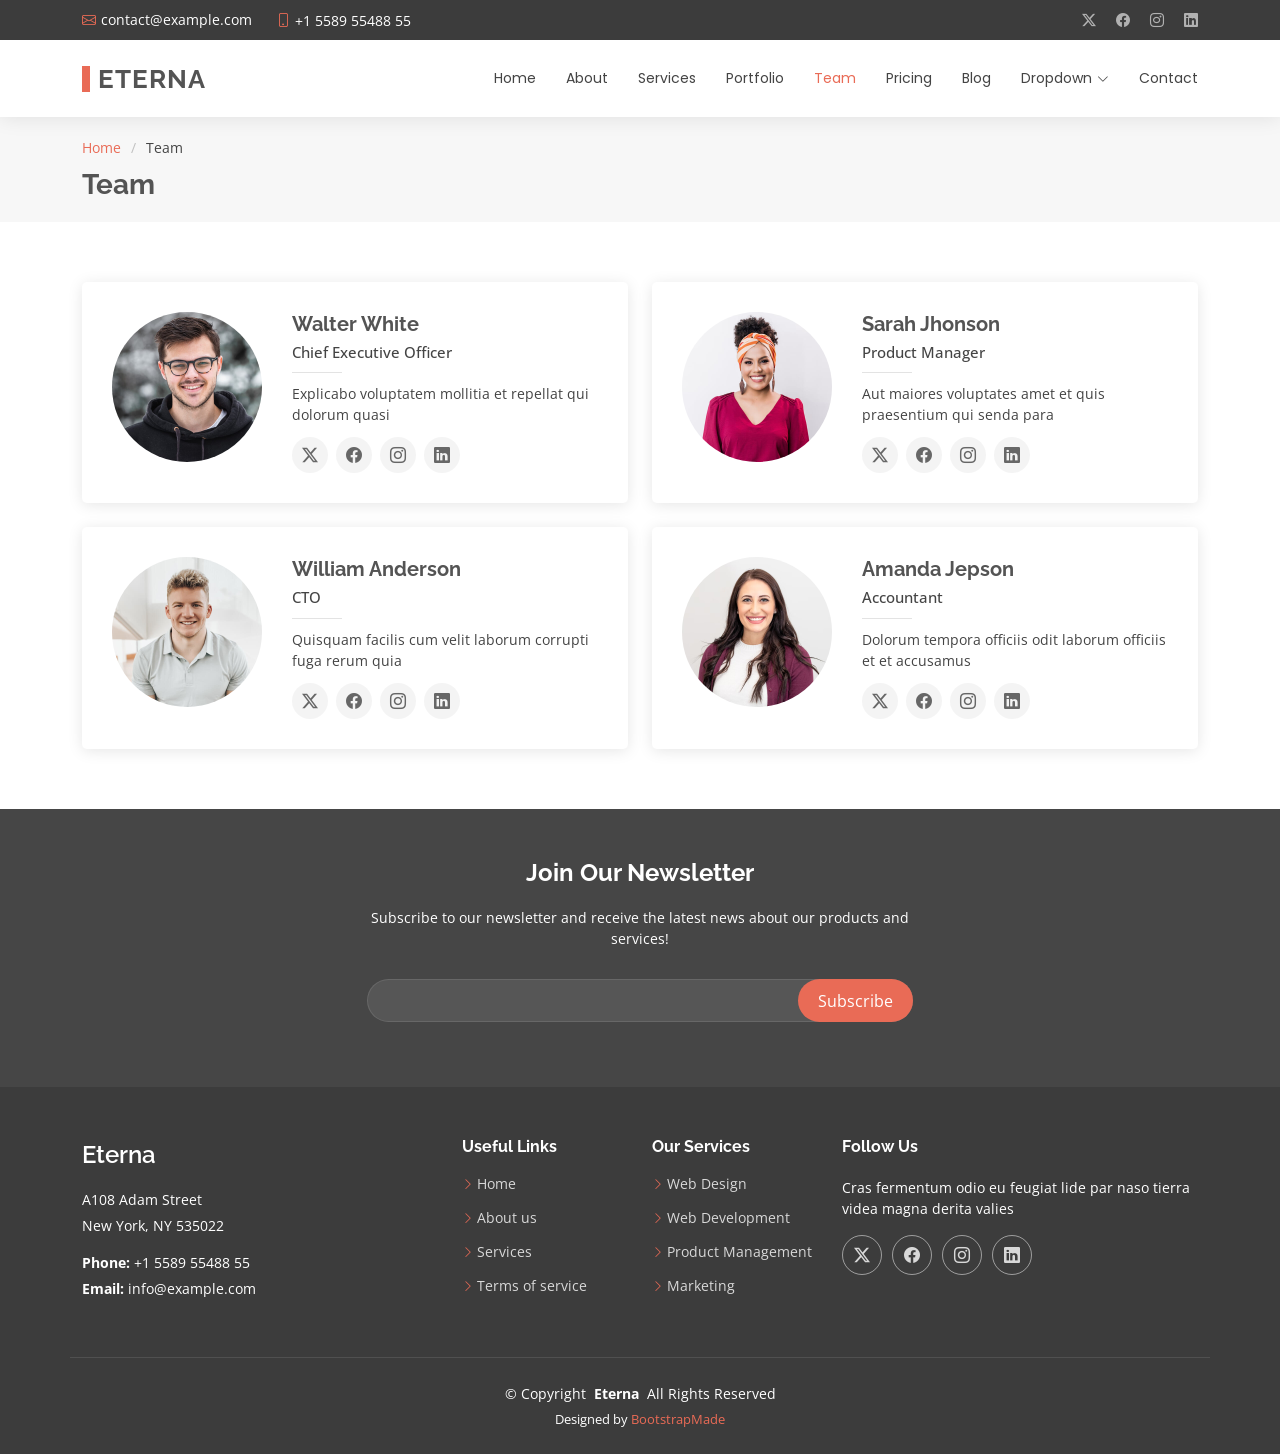
<file: Eterna/team.html>
<!DOCTYPE html>
<html lang="en">

<head>
  <meta charset="utf-8">
  <meta content="width=device-width, initial-scale=1.0" name="viewport">
  <title>Team - Eterna Bootstrap Template</title>
  <meta content="" name="description">
  <meta content="" name="keywords">

  <!-- Favicons -->
  <link href="assets/img/favicon.png" rel="icon">
  <link href="assets/img/apple-touch-icon.png" rel="apple-touch-icon">

  <!-- Fonts -->
  <link href="https://fonts.googleapis.com" rel="preconnect">
  <link href="https://fonts.gstatic.com" rel="preconnect" crossorigin>
  <link href="https://fonts.googleapis.com/css2?family=Open+Sans:ital,wght@0,300;0,400;0,500;0,600;0,700;0,800;1,300;1,400;1,500;1,600;1,700;1,800&family=Poppins:ital,wght@0,100;0,200;0,300;0,400;0,500;0,600;0,700;0,800;0,900;1,100;1,200;1,300;1,400;1,500;1,600;1,700;1,800;1,900&family=Raleway:ital,wght@0,100;0,200;0,300;0,400;0,500;0,600;0,700;0,800;0,900;1,100;1,200;1,300;1,400;1,500;1,600;1,700;1,800;1,900&display=swap" rel="stylesheet">

  <!-- Vendor CSS Files -->
  <link href="assets/vendor/bootstrap/css/bootstrap.min.css" rel="stylesheet">
  <link href="assets/vendor/bootstrap-icons/bootstrap-icons.css" rel="stylesheet">
  <link href="assets/vendor/aos/aos.css" rel="stylesheet">
  <link href="assets/vendor/swiper/swiper-bundle.min.css" rel="stylesheet">
  <link href="assets/vendor/glightbox/css/glightbox.min.css" rel="stylesheet">

  <!-- Main CSS File -->
  <link href="assets/css/main.css" rel="stylesheet">

  <!-- =======================================================
  * Template Name: Eterna
  * Template URL: https://bootstrapmade.com/eterna-free-multipurpose-bootstrap-template/
  * Updated: Jun 29 2024 with Bootstrap v5.3.3
  * Author: BootstrapMade.com
  * License: https://bootstrapmade.com/license/
  ======================================================== -->
</head>

<body class="team-page">

  <header id="header" class="header sticky-top">

    <div class="topbar d-flex align-items-center dark-background">
      <div class="container d-flex justify-content-center justify-content-md-between">
        <div class="contact-info d-flex align-items-center">
          <i class="bi bi-envelope d-flex align-items-center"><a href="mailto:contact@example.com">contact@example.com</a></i>
          <i class="bi bi-phone d-flex align-items-center ms-4"><span>+1 5589 55488 55</span></i>
        </div>
        <div class="social-links d-none d-md-flex align-items-center">
          <a href="#" class="twitter"><i class="bi bi-twitter-x"></i></a>
          <a href="#" class="facebook"><i class="bi bi-facebook"></i></a>
          <a href="#" class="instagram"><i class="bi bi-instagram"></i></a>
          <a href="#" class="linkedin"><i class="bi bi-linkedin"></i></a>
        </div>
      </div>
    </div><!-- End Top Bar -->

    <div class="branding">

      <div class="container position-relative d-flex align-items-center justify-content-between">
        <a href="index.html" class="logo d-flex align-items-center">
          <!-- Uncomment the line below if you also wish to use an image logo -->
          <!-- <img src="assets/img/logo.png" alt=""> -->
          <h1 class="sitename">Eterna<br></h1>
        </a>

        <nav id="navmenu" class="navmenu">
          <ul>
            <li><a href="index.html">Home</a></li>
            <li><a href="about.html">About</a></li>
            <li><a href="services.html">Services</a></li>
            <li><a href="portfolio.html">Portfolio</a></li>
            <li><a href="team.html" class="active">Team</a></li>
            <li><a href="pricing.html">Pricing</a></li>
            <li><a href="blog.html">Blog</a></li>
            <li class="dropdown"><a href="#"><span>Dropdown</span> <i class="bi bi-chevron-down toggle-dropdown"></i></a>
              <ul>
                <li><a href="#">Dropdown 1</a></li>
                <li class="dropdown"><a href="#"><span>Deep Dropdown</span> <i class="bi bi-chevron-down toggle-dropdown"></i></a>
                  <ul>
                    <li><a href="#">Deep Dropdown 1</a></li>
                    <li><a href="#">Deep Dropdown 2</a></li>
                    <li><a href="#">Deep Dropdown 3</a></li>
                    <li><a href="#">Deep Dropdown 4</a></li>
                    <li><a href="#">Deep Dropdown 5</a></li>
                  </ul>
                </li>
                <li><a href="#">Dropdown 2</a></li>
                <li><a href="#">Dropdown 3</a></li>
                <li><a href="#">Dropdown 4</a></li>
              </ul>
            </li>
            <li><a href="contact.html">Contact</a></li>
          </ul>
          <i class="mobile-nav-toggle d-xl-none bi bi-list"></i>
        </nav>

      </div>

    </div>

  </header>

  <main class="main">

    <!-- Page Title -->
    <div class="page-title" data-aos="fade">
      <div class="container">
        <nav class="breadcrumbs">
          <ol>
            <li><a href="index.html">Home</a></li>
            <li class="current">Team</li>
          </ol>
        </nav>
        <h1>Team</h1>
      </div>
    </div><!-- End Page Title -->

    <!-- Team Section -->
    <section id="team" class="team section">

      <div class="container">

        <div class="row gy-4">

          <div class="col-lg-6" data-aos="fade-up" data-aos-delay="100">
            <div class="team-member d-flex align-items-start">
              <div class="pic"><img src="assets/img/team/team-1.jpg" class="img-fluid" alt=""></div>
              <div class="member-info">
                <h4>Walter White</h4>
                <span>Chief Executive Officer</span>
                <p>Explicabo voluptatem mollitia et repellat qui dolorum quasi</p>
                <div class="social">
                  <a href=""><i class="bi bi-twitter-x"></i></a>
                  <a href=""><i class="bi bi-facebook"></i></a>
                  <a href=""><i class="bi bi-instagram"></i></a>
                  <a href=""> <i class="bi bi-linkedin"></i> </a>
                </div>
              </div>
            </div>
          </div><!-- End Team Member -->

          <div class="col-lg-6" data-aos="fade-up" data-aos-delay="200">
            <div class="team-member d-flex align-items-start">
              <div class="pic"><img src="assets/img/team/team-2.jpg" class="img-fluid" alt=""></div>
              <div class="member-info">
                <h4>Sarah Jhonson</h4>
                <span>Product Manager</span>
                <p>Aut maiores voluptates amet et quis praesentium qui senda para</p>
                <div class="social">
                  <a href=""><i class="bi bi-twitter-x"></i></a>
                  <a href=""><i class="bi bi-facebook"></i></a>
                  <a href=""><i class="bi bi-instagram"></i></a>
                  <a href=""> <i class="bi bi-linkedin"></i> </a>
                </div>
              </div>
            </div>
          </div><!-- End Team Member -->

          <div class="col-lg-6" data-aos="fade-up" data-aos-delay="300">
            <div class="team-member d-flex align-items-start">
              <div class="pic"><img src="assets/img/team/team-3.jpg" class="img-fluid" alt=""></div>
              <div class="member-info">
                <h4>William Anderson</h4>
                <span>CTO</span>
                <p>Quisquam facilis cum velit laborum corrupti fuga rerum quia</p>
                <div class="social">
                  <a href=""><i class="bi bi-twitter-x"></i></a>
                  <a href=""><i class="bi bi-facebook"></i></a>
                  <a href=""><i class="bi bi-instagram"></i></a>
                  <a href=""> <i class="bi bi-linkedin"></i> </a>
                </div>
              </div>
            </div>
          </div><!-- End Team Member -->

          <div class="col-lg-6" data-aos="fade-up" data-aos-delay="400">
            <div class="team-member d-flex align-items-start">
              <div class="pic"><img src="assets/img/team/team-4.jpg" class="img-fluid" alt=""></div>
              <div class="member-info">
                <h4>Amanda Jepson</h4>
                <span>Accountant</span>
                <p>Dolorum tempora officiis odit laborum officiis et et accusamus</p>
                <div class="social">
                  <a href=""><i class="bi bi-twitter-x"></i></a>
                  <a href=""><i class="bi bi-facebook"></i></a>
                  <a href=""><i class="bi bi-instagram"></i></a>
                  <a href=""> <i class="bi bi-linkedin"></i> </a>
                </div>
              </div>
            </div>
          </div><!-- End Team Member -->

        </div>

      </div>

    </section><!-- /Team Section -->

  </main>

  <footer id="footer" class="footer position-relative dark-background">

    <div class="footer-newsletter">
      <div class="container">
        <div class="row justify-content-center text-center">
          <div class="col-lg-6">
            <h4>Join Our Newsletter</h4>
            <p>Subscribe to our newsletter and receive the latest news about our products and services!</p>
            <form action="forms/newsletter.php" method="post" class="php-email-form">
              <div class="newsletter-form"><input type="email" name="email"><input type="submit" value="Subscribe"></div>
              <div class="loading">Loading</div>
              <div class="error-message"></div>
              <div class="sent-message">Your subscription request has been sent. Thank you!</div>
            </form>
          </div>
        </div>
      </div>
    </div>

    <div class="container footer-top">
      <div class="row gy-4">
        <div class="col-lg-4 col-md-6 footer-about">
          <a href="index.html" class="d-flex align-items-center">
            <span class="sitename">Eterna</span>
          </a>
          <div class="footer-contact pt-3">
            <p>A108 Adam Street</p>
            <p>New York, NY 535022</p>
            <p class="mt-3"><strong>Phone:</strong> <span>+1 5589 55488 55</span></p>
            <p><strong>Email:</strong> <span>info@example.com</span></p>
          </div>
        </div>

        <div class="col-lg-2 col-md-3 footer-links">
          <h4>Useful Links</h4>
          <ul>
            <li><i class="bi bi-chevron-right"></i> <a href="#">Home</a></li>
            <li><i class="bi bi-chevron-right"></i> <a href="#">About us</a></li>
            <li><i class="bi bi-chevron-right"></i> <a href="#">Services</a></li>
            <li><i class="bi bi-chevron-right"></i> <a href="#">Terms of service</a></li>
          </ul>
        </div>

        <div class="col-lg-2 col-md-3 footer-links">
          <h4>Our Services</h4>
          <ul>
            <li><i class="bi bi-chevron-right"></i> <a href="#">Web Design</a></li>
            <li><i class="bi bi-chevron-right"></i> <a href="#">Web Development</a></li>
            <li><i class="bi bi-chevron-right"></i> <a href="#">Product Management</a></li>
            <li><i class="bi bi-chevron-right"></i> <a href="#">Marketing</a></li>
          </ul>
        </div>

        <div class="col-lg-4 col-md-12">
          <h4>Follow Us</h4>
          <p>Cras fermentum odio eu feugiat lide par naso tierra videa magna derita valies</p>
          <div class="social-links d-flex">
            <a href=""><i class="bi bi-twitter-x"></i></a>
            <a href=""><i class="bi bi-facebook"></i></a>
            <a href=""><i class="bi bi-instagram"></i></a>
            <a href=""><i class="bi bi-linkedin"></i></a>
          </div>
        </div>

      </div>
    </div>

    <div class="container copyright text-center mt-4">
      <p>© <span>Copyright</span> <strong class="px-1 sitename">Eterna</strong> <span>All Rights Reserved</span></p>
      <div class="credits">
        <!-- All the links in the footer should remain intact. -->
        <!-- You can delete the links only if you've purchased the pro version. -->
        <!-- Licensing information: https://bootstrapmade.com/license/ -->
        <!-- Purchase the pro version with working PHP/AJAX contact form: [buy-url] -->
        Designed by <a href="https://bootstrapmade.com/">BootstrapMade</a>
      </div>
    </div>

  </footer>

  <!-- Scroll Top -->
  <a href="#" id="scroll-top" class="scroll-top d-flex align-items-center justify-content-center"><i class="bi bi-arrow-up-short"></i></a>

  <!-- Preloader -->
  <div id="preloader"></div>

  <!-- Vendor JS Files -->
  <script src="assets/vendor/bootstrap/js/bootstrap.bundle.min.js"></script>
  <script src="assets/vendor/php-email-form/validate.js"></script>
  <script src="assets/vendor/aos/aos.js"></script>
  <script src="assets/vendor/swiper/swiper-bundle.min.js"></script>
  <script src="assets/vendor/purecounter/purecounter_vanilla.js"></script>
  <script src="assets/vendor/waypoints/noframework.waypoints.js"></script>
  <script src="assets/vendor/glightbox/js/glightbox.min.js"></script>
  <script src="assets/vendor/imagesloaded/imagesloaded.pkgd.min.js"></script>
  <script src="assets/vendor/isotope-layout/isotope.pkgd.min.js"></script>

  <!-- Main JS File -->
  <script src="assets/js/main.js"></script>

</body>

</html>
</file>
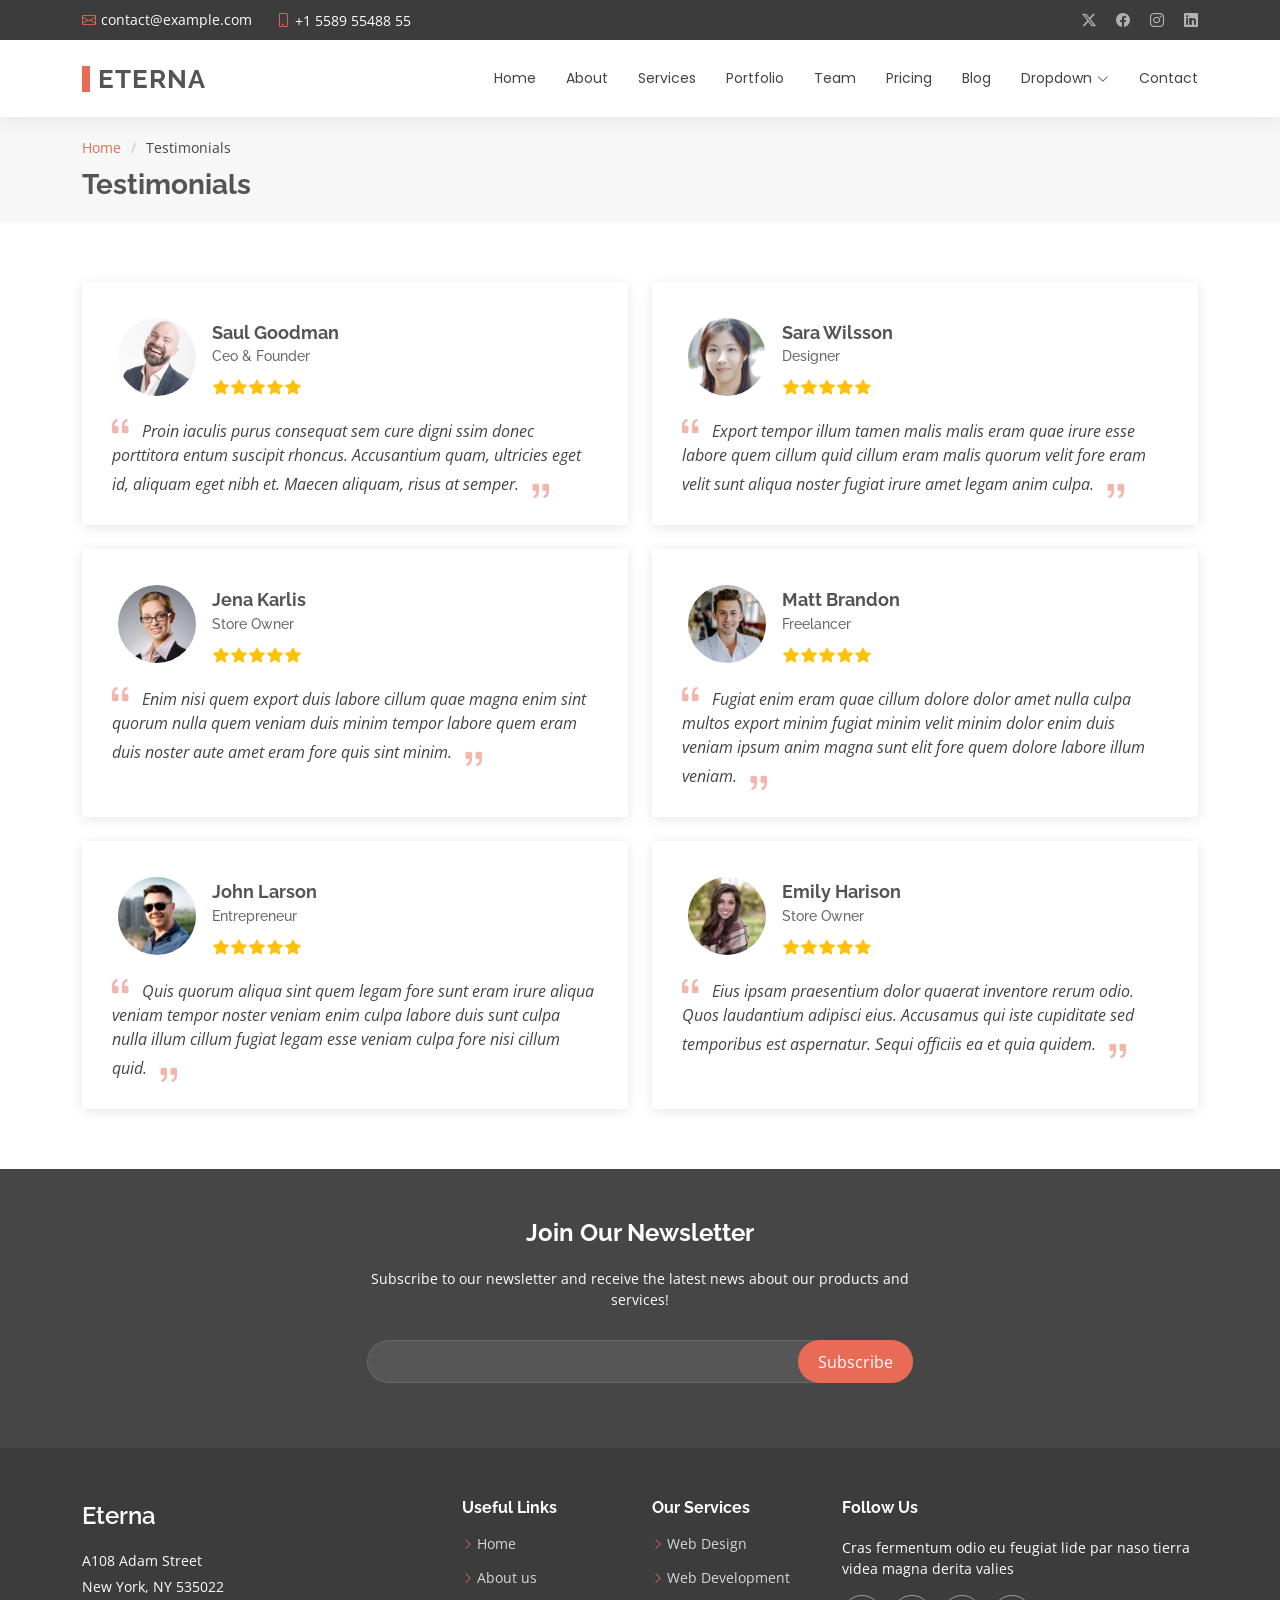
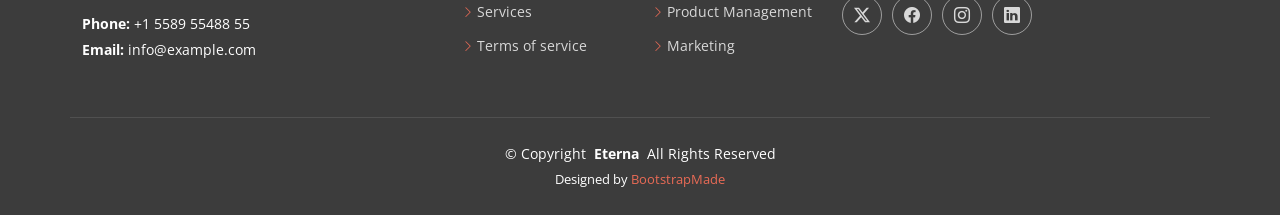
<file: Eterna/testimonials.html>
<!DOCTYPE html>
<html lang="en">

<head>
  <meta charset="utf-8">
  <meta content="width=device-width, initial-scale=1.0" name="viewport">
  <title>Testimonials - Eterna Bootstrap Template</title>
  <meta content="" name="description">
  <meta content="" name="keywords">

  <!-- Favicons -->
  <link href="assets/img/favicon.png" rel="icon">
  <link href="assets/img/apple-touch-icon.png" rel="apple-touch-icon">

  <!-- Fonts -->
  <link href="https://fonts.googleapis.com" rel="preconnect">
  <link href="https://fonts.gstatic.com" rel="preconnect" crossorigin>
  <link href="https://fonts.googleapis.com/css2?family=Open+Sans:ital,wght@0,300;0,400;0,500;0,600;0,700;0,800;1,300;1,400;1,500;1,600;1,700;1,800&family=Poppins:ital,wght@0,100;0,200;0,300;0,400;0,500;0,600;0,700;0,800;0,900;1,100;1,200;1,300;1,400;1,500;1,600;1,700;1,800;1,900&family=Raleway:ital,wght@0,100;0,200;0,300;0,400;0,500;0,600;0,700;0,800;0,900;1,100;1,200;1,300;1,400;1,500;1,600;1,700;1,800;1,900&display=swap" rel="stylesheet">

  <!-- Vendor CSS Files -->
  <link href="assets/vendor/bootstrap/css/bootstrap.min.css" rel="stylesheet">
  <link href="assets/vendor/bootstrap-icons/bootstrap-icons.css" rel="stylesheet">
  <link href="assets/vendor/aos/aos.css" rel="stylesheet">
  <link href="assets/vendor/swiper/swiper-bundle.min.css" rel="stylesheet">
  <link href="assets/vendor/glightbox/css/glightbox.min.css" rel="stylesheet">

  <!-- Main CSS File -->
  <link href="assets/css/main.css" rel="stylesheet">

  <!-- =======================================================
  * Template Name: Eterna
  * Template URL: https://bootstrapmade.com/eterna-free-multipurpose-bootstrap-template/
  * Updated: Jun 29 2024 with Bootstrap v5.3.3
  * Author: BootstrapMade.com
  * License: https://bootstrapmade.com/license/
  ======================================================== -->
</head>

<body class="testimonials-page">

  <header id="header" class="header sticky-top">

    <div class="topbar d-flex align-items-center dark-background">
      <div class="container d-flex justify-content-center justify-content-md-between">
        <div class="contact-info d-flex align-items-center">
          <i class="bi bi-envelope d-flex align-items-center"><a href="mailto:contact@example.com">contact@example.com</a></i>
          <i class="bi bi-phone d-flex align-items-center ms-4"><span>+1 5589 55488 55</span></i>
        </div>
        <div class="social-links d-none d-md-flex align-items-center">
          <a href="#" class="twitter"><i class="bi bi-twitter-x"></i></a>
          <a href="#" class="facebook"><i class="bi bi-facebook"></i></a>
          <a href="#" class="instagram"><i class="bi bi-instagram"></i></a>
          <a href="#" class="linkedin"><i class="bi bi-linkedin"></i></a>
        </div>
      </div>
    </div><!-- End Top Bar -->

    <div class="branding">

      <div class="container position-relative d-flex align-items-center justify-content-between">
        <a href="index.html" class="logo d-flex align-items-center">
          <!-- Uncomment the line below if you also wish to use an image logo -->
          <!-- <img src="assets/img/logo.png" alt=""> -->
          <h1 class="sitename">Eterna<br></h1>
        </a>

        <nav id="navmenu" class="navmenu">
          <ul>
            <li><a href="index.html">Home</a></li>
            <li><a href="about.html">About</a></li>
            <li><a href="services.html">Services</a></li>
            <li><a href="portfolio.html">Portfolio</a></li>
            <li><a href="team.html">Team</a></li>
            <li><a href="pricing.html">Pricing</a></li>
            <li><a href="blog.html">Blog</a></li>
            <li class="dropdown"><a href="#"><span>Dropdown</span> <i class="bi bi-chevron-down toggle-dropdown"></i></a>
              <ul>
                <li><a href="#">Dropdown 1</a></li>
                <li class="dropdown"><a href="#"><span>Deep Dropdown</span> <i class="bi bi-chevron-down toggle-dropdown"></i></a>
                  <ul>
                    <li><a href="#">Deep Dropdown 1</a></li>
                    <li><a href="#">Deep Dropdown 2</a></li>
                    <li><a href="#">Deep Dropdown 3</a></li>
                    <li><a href="#">Deep Dropdown 4</a></li>
                    <li><a href="#">Deep Dropdown 5</a></li>
                  </ul>
                </li>
                <li><a href="#">Dropdown 2</a></li>
                <li><a href="#">Dropdown 3</a></li>
                <li><a href="#">Dropdown 4</a></li>
              </ul>
            </li>
            <li><a href="contact.html">Contact</a></li>
          </ul>
          <i class="mobile-nav-toggle d-xl-none bi bi-list"></i>
        </nav>

      </div>

    </div>

  </header>

  <main class="main">

    <!-- Page Title -->
    <div class="page-title" data-aos="fade">
      <div class="container">
        <nav class="breadcrumbs">
          <ol>
            <li><a href="index.html">Home</a></li>
            <li class="current">Testimonials</li>
          </ol>
        </nav>
        <h1>Testimonials</h1>
      </div>
    </div><!-- End Page Title -->

    <!-- Testimonials Section -->
    <section id="testimonials" class="testimonials section">

      <div class="container">

        <div class="row gy-4">

          <div class="col-lg-6" data-aos="fade-up" data-aos-delay="100">
            <div class="testimonial-item">
              <img src="assets/img/testimonials/testimonials-1.jpg" class="testimonial-img" alt="">
              <h3>Saul Goodman</h3>
              <h4>Ceo &amp; Founder</h4>
              <div class="stars">
                <i class="bi bi-star-fill"></i><i class="bi bi-star-fill"></i><i class="bi bi-star-fill"></i><i class="bi bi-star-fill"></i><i class="bi bi-star-fill"></i>
              </div>
              <p>
                <i class="bi bi-quote quote-icon-left"></i>
                <span>Proin iaculis purus consequat sem cure digni ssim donec porttitora entum suscipit rhoncus. Accusantium quam, ultricies eget id, aliquam eget nibh et. Maecen aliquam, risus at semper.</span>
                <i class="bi bi-quote quote-icon-right"></i>
              </p>
            </div>
          </div><!-- End testimonial item -->

          <div class="col-lg-6" data-aos="fade-up" data-aos-delay="200">
            <div class="testimonial-item">
              <img src="assets/img/testimonials/testimonials-2.jpg" class="testimonial-img" alt="">
              <h3>Sara Wilsson</h3>
              <h4>Designer</h4>
              <div class="stars">
                <i class="bi bi-star-fill"></i><i class="bi bi-star-fill"></i><i class="bi bi-star-fill"></i><i class="bi bi-star-fill"></i><i class="bi bi-star-fill"></i>
              </div>
              <p>
                <i class="bi bi-quote quote-icon-left"></i>
                <span>Export tempor illum tamen malis malis eram quae irure esse labore quem cillum quid cillum eram malis quorum velit fore eram velit sunt aliqua noster fugiat irure amet legam anim culpa.</span>
                <i class="bi bi-quote quote-icon-right"></i>
              </p>
            </div>
          </div><!-- End testimonial item -->

          <div class="col-lg-6" data-aos="fade-up" data-aos-delay="300">
            <div class="testimonial-item">
              <img src="assets/img/testimonials/testimonials-3.jpg" class="testimonial-img" alt="">
              <h3>Jena Karlis</h3>
              <h4>Store Owner</h4>
              <div class="stars">
                <i class="bi bi-star-fill"></i><i class="bi bi-star-fill"></i><i class="bi bi-star-fill"></i><i class="bi bi-star-fill"></i><i class="bi bi-star-fill"></i>
              </div>
              <p>
                <i class="bi bi-quote quote-icon-left"></i>
                <span>Enim nisi quem export duis labore cillum quae magna enim sint quorum nulla quem veniam duis minim tempor labore quem eram duis noster aute amet eram fore quis sint minim.</span>
                <i class="bi bi-quote quote-icon-right"></i>
              </p>
            </div>
          </div><!-- End testimonial item -->

          <div class="col-lg-6" data-aos="fade-up" data-aos-delay="400">
            <div class="testimonial-item">
              <img src="assets/img/testimonials/testimonials-4.jpg" class="testimonial-img" alt="">
              <h3>Matt Brandon</h3>
              <h4>Freelancer</h4>
              <div class="stars">
                <i class="bi bi-star-fill"></i><i class="bi bi-star-fill"></i><i class="bi bi-star-fill"></i><i class="bi bi-star-fill"></i><i class="bi bi-star-fill"></i>
              </div>
              <p>
                <i class="bi bi-quote quote-icon-left"></i>
                <span>Fugiat enim eram quae cillum dolore dolor amet nulla culpa multos export minim fugiat minim velit minim dolor enim duis veniam ipsum anim magna sunt elit fore quem dolore labore illum veniam.</span>
                <i class="bi bi-quote quote-icon-right"></i>
              </p>
            </div>
          </div><!-- End testimonial item -->

          <div class="col-lg-6" data-aos="fade-up" data-aos-delay="500">
            <div class="testimonial-item">
              <img src="assets/img/testimonials/testimonials-5.jpg" class="testimonial-img" alt="">
              <h3>John Larson</h3>
              <h4>Entrepreneur</h4>
              <div class="stars">
                <i class="bi bi-star-fill"></i><i class="bi bi-star-fill"></i><i class="bi bi-star-fill"></i><i class="bi bi-star-fill"></i><i class="bi bi-star-fill"></i>
              </div>
              <p>
                <i class="bi bi-quote quote-icon-left"></i>
                <span>Quis quorum aliqua sint quem legam fore sunt eram irure aliqua veniam tempor noster veniam enim culpa labore duis sunt culpa nulla illum cillum fugiat legam esse veniam culpa fore nisi cillum quid.</span>
                <i class="bi bi-quote quote-icon-right"></i>
              </p>
            </div>
          </div><!-- End testimonial item -->

          <div class="col-lg-6" data-aos="fade-up" data-aos-delay="600">
            <div class="testimonial-item">
              <img src="assets/img/testimonials/testimonials-6.jpg" class="testimonial-img" alt="">
              <h3>Emily Harison</h3>
              <h4>Store Owner</h4>
              <div class="stars">
                <i class="bi bi-star-fill"></i><i class="bi bi-star-fill"></i><i class="bi bi-star-fill"></i><i class="bi bi-star-fill"></i><i class="bi bi-star-fill"></i>
              </div>
              <p>
                <i class="bi bi-quote quote-icon-left"></i>
                <span>Eius ipsam praesentium dolor quaerat inventore rerum odio. Quos laudantium adipisci eius. Accusamus qui iste cupiditate sed temporibus est aspernatur. Sequi officiis ea et quia quidem.</span>
                <i class="bi bi-quote quote-icon-right"></i>
              </p>
            </div>
          </div><!-- End testimonial item -->

        </div>

      </div>

    </section><!-- /Testimonials Section -->

  </main>

  <footer id="footer" class="footer position-relative dark-background">

    <div class="footer-newsletter">
      <div class="container">
        <div class="row justify-content-center text-center">
          <div class="col-lg-6">
            <h4>Join Our Newsletter</h4>
            <p>Subscribe to our newsletter and receive the latest news about our products and services!</p>
            <form action="forms/newsletter.php" method="post" class="php-email-form">
              <div class="newsletter-form"><input type="email" name="email"><input type="submit" value="Subscribe"></div>
              <div class="loading">Loading</div>
              <div class="error-message"></div>
              <div class="sent-message">Your subscription request has been sent. Thank you!</div>
            </form>
          </div>
        </div>
      </div>
    </div>

    <div class="container footer-top">
      <div class="row gy-4">
        <div class="col-lg-4 col-md-6 footer-about">
          <a href="index.html" class="d-flex align-items-center">
            <span class="sitename">Eterna</span>
          </a>
          <div class="footer-contact pt-3">
            <p>A108 Adam Street</p>
            <p>New York, NY 535022</p>
            <p class="mt-3"><strong>Phone:</strong> <span>+1 5589 55488 55</span></p>
            <p><strong>Email:</strong> <span>info@example.com</span></p>
          </div>
        </div>

        <div class="col-lg-2 col-md-3 footer-links">
          <h4>Useful Links</h4>
          <ul>
            <li><i class="bi bi-chevron-right"></i> <a href="#">Home</a></li>
            <li><i class="bi bi-chevron-right"></i> <a href="#">About us</a></li>
            <li><i class="bi bi-chevron-right"></i> <a href="#">Services</a></li>
            <li><i class="bi bi-chevron-right"></i> <a href="#">Terms of service</a></li>
          </ul>
        </div>

        <div class="col-lg-2 col-md-3 footer-links">
          <h4>Our Services</h4>
          <ul>
            <li><i class="bi bi-chevron-right"></i> <a href="#">Web Design</a></li>
            <li><i class="bi bi-chevron-right"></i> <a href="#">Web Development</a></li>
            <li><i class="bi bi-chevron-right"></i> <a href="#">Product Management</a></li>
            <li><i class="bi bi-chevron-right"></i> <a href="#">Marketing</a></li>
          </ul>
        </div>

        <div class="col-lg-4 col-md-12">
          <h4>Follow Us</h4>
          <p>Cras fermentum odio eu feugiat lide par naso tierra videa magna derita valies</p>
          <div class="social-links d-flex">
            <a href=""><i class="bi bi-twitter-x"></i></a>
            <a href=""><i class="bi bi-facebook"></i></a>
            <a href=""><i class="bi bi-instagram"></i></a>
            <a href=""><i class="bi bi-linkedin"></i></a>
          </div>
        </div>

      </div>
    </div>

    <div class="container copyright text-center mt-4">
      <p>© <span>Copyright</span> <strong class="px-1 sitename">Eterna</strong> <span>All Rights Reserved</span></p>
      <div class="credits">
        <!-- All the links in the footer should remain intact. -->
        <!-- You can delete the links only if you've purchased the pro version. -->
        <!-- Licensing information: https://bootstrapmade.com/license/ -->
        <!-- Purchase the pro version with working PHP/AJAX contact form: [buy-url] -->
        Designed by <a href="https://bootstrapmade.com/">BootstrapMade</a>
      </div>
    </div>

  </footer>

  <!-- Scroll Top -->
  <a href="#" id="scroll-top" class="scroll-top d-flex align-items-center justify-content-center"><i class="bi bi-arrow-up-short"></i></a>

  <!-- Preloader -->
  <div id="preloader"></div>

  <!-- Vendor JS Files -->
  <script src="assets/vendor/bootstrap/js/bootstrap.bundle.min.js"></script>
  <script src="assets/vendor/php-email-form/validate.js"></script>
  <script src="assets/vendor/aos/aos.js"></script>
  <script src="assets/vendor/swiper/swiper-bundle.min.js"></script>
  <script src="assets/vendor/purecounter/purecounter_vanilla.js"></script>
  <script src="assets/vendor/waypoints/noframework.waypoints.js"></script>
  <script src="assets/vendor/glightbox/js/glightbox.min.js"></script>
  <script src="assets/vendor/imagesloaded/imagesloaded.pkgd.min.js"></script>
  <script src="assets/vendor/isotope-layout/isotope.pkgd.min.js"></script>

  <!-- Main JS File -->
  <script src="assets/js/main.js"></script>

</body>

</html>
</file>
<file: Eterna/assets/css/main.css>
/**
* Template Name: Eterna
* Template URL: https://bootstrapmade.com/eterna-free-multipurpose-bootstrap-template/
* Updated: Jun 29 2024 with Bootstrap v5.3.3
* Author: BootstrapMade.com
* License: https://bootstrapmade.com/license/
*/

/*--------------------------------------------------------------
# Font & Color Variables
# Help: https://bootstrapmade.com/color-system/
--------------------------------------------------------------*/
/* Fonts */
:root {
  --default-font: "Open Sans",  system-ui, -apple-system, "Segoe UI", Roboto, "Helvetica Neue", Arial, "Noto Sans", "Liberation Sans", sans-serif, "Apple Color Emoji", "Segoe UI Emoji", "Segoe UI Symbol", "Noto Color Emoji";
  --heading-font: "Raleway",  sans-serif;
  --nav-font: "Poppins",  sans-serif;
}

/* Global Colors - The following color variables are used throughout the website. Updating them here will change the color scheme of the entire website */
:root { 
  --background-color: #ffffff; /* Background color for the entire website, including individual sections */
  --default-color: #444444; /* Default color used for the majority of the text content across the entire website */
  --heading-color: #545454; /* Color for headings, subheadings and title throughout the website */
  --accent-color: #e96b56; /* Accent color that represents your brand on the website. It's used for buttons, links, and other elements that need to stand out */
  --surface-color: #ffffff; /* The surface color is used as a background of boxed elements within sections, such as cards, icon boxes, or other elements that require a visual separation from the global background. */
  --contrast-color: #ffffff; /* Contrast color for text, ensuring readability against backgrounds of accent, heading, or default colors. */
}

/* Nav Menu Colors - The following color variables are used specifically for the navigation menu. They are separate from the global colors to allow for more customization options */
:root {
  --nav-color: #444444;  /* The default color of the main navmenu links */
  --nav-hover-color: #e96b56; /* Applied to main navmenu links when they are hovered over or active */
  --nav-mobile-background-color: #ffffff; /* Used as the background color for mobile navigation menu */
  --nav-dropdown-background-color: #ffffff; /* Used as the background color for dropdown items that appear when hovering over primary navigation items */
  --nav-dropdown-color: #444444; /* Used for navigation links of the dropdown items in the navigation menu. */
  --nav-dropdown-hover-color: #e96b56; /* Similar to --nav-hover-color, this color is applied to dropdown navigation links when they are hovered over. */
}

/* Color Presets - These classes override global colors when applied to any section or element, providing reuse of the sam color scheme. */

.light-background {
  --background-color: #f9f9f9;
  --surface-color: #ffffff;
}

.dark-background {
  --background-color: #3c3c3c;
  --default-color: #ffffff;
  --heading-color: #ffffff;
  --surface-color: #565656;
  --contrast-color: #ffffff;
}

/* Smooth scroll */
:root {
  scroll-behavior: smooth;
}

/*--------------------------------------------------------------
# General Styling & Shared Classes
--------------------------------------------------------------*/
body {
  color: var(--default-color);
  background-color: var(--background-color);
  font-family: var(--default-font);
}

a {
  color: var(--accent-color);
  text-decoration: none;
  transition: 0.3s;
}

a:hover {
  color: color-mix(in srgb, var(--accent-color), transparent 25%);
  text-decoration: none;
}

h1,
h2,
h3,
h4,
h5,
h6 {
  color: var(--heading-color);
  font-family: var(--heading-font);
}

/* PHP Email Form Messages
------------------------------*/
.php-email-form .error-message {
  display: none;
  background: #df1529;
  color: #ffffff;
  text-align: left;
  padding: 15px;
  margin-bottom: 24px;
  font-weight: 600;
}

.php-email-form .sent-message {
  display: none;
  color: #ffffff;
  background: #059652;
  text-align: center;
  padding: 15px;
  margin-bottom: 24px;
  font-weight: 600;
}

.php-email-form .loading {
  display: none;
  background: var(--surface-color);
  text-align: center;
  padding: 15px;
  margin-bottom: 24px;
}

.php-email-form .loading:before {
  content: "";
  display: inline-block;
  border-radius: 50%;
  width: 24px;
  height: 24px;
  margin: 0 10px -6px 0;
  border: 3px solid var(--accent-color);
  border-top-color: var(--surface-color);
  animation: php-email-form-loading 1s linear infinite;
}

@keyframes php-email-form-loading {
  0% {
    transform: rotate(0deg);
  }

  100% {
    transform: rotate(360deg);
  }
}

/*--------------------------------------------------------------
# Global Header
--------------------------------------------------------------*/
.header {
  background-color: var(--background-color);
  color: var(--default-color);
  transition: all 0.5s;
  z-index: 997;
  box-shadow: 0px 0px 20px 0px rgba(0, 0, 0, 0.1);
}

.header .topbar {
  background-color: var(--background-color);
  height: 40px;
  padding: 0;
  font-size: 14px;
  transition: all 0.5s;
}

.header .topbar .contact-info i {
  font-style: normal;
  color: var(--accent-color);
}

.header .topbar .contact-info i a,
.header .topbar .contact-info i span {
  padding-left: 5px;
  color: var(--default-color);
}

@media (max-width: 575px) {

  .header .topbar .contact-info i a,
  .header .topbar .contact-info i span {
    font-size: 13px;
  }
}

.header .topbar .contact-info i a {
  line-height: 0;
  transition: 0.3s;
  color: var(--default-color);
}

.header .topbar .contact-info i a:hover {
  color: var(--accent-color);
  text-decoration: underline;
}

.header .topbar .social-links a {
  color: color-mix(in srgb, var(--default-color), transparent 40%);
  line-height: 0;
  transition: 0.3s;
  margin-left: 20px;
}

.header .topbar .social-links a:hover {
  color: var(--accent-color);
}

.header .branding {
  padding: 10px 0;
}

.header .logo {
  line-height: 1;
}

.header .logo img {
  max-height: 36px;
  margin-right: 8px;
}

.header .logo h1 {
  font-size: 26px;
  padding: 0 0 0 8px;
  margin: 11px 0;
  line-height: 1;
  font-weight: 700;
  letter-spacing: 1px;
  text-transform: uppercase;
  border-left: 8px solid var(--accent-color);
}

/*--------------------------------------------------------------
# Navigation Menu
--------------------------------------------------------------*/
/* Navmenu - Desktop */
@media (min-width: 1200px) {
  .navmenu {
    padding: 0;
  }

  .navmenu ul {
    margin: 0;
    padding: 0;
    display: flex;
    list-style: none;
    align-items: center;
  }

  .navmenu li {
    position: relative;
  }

  .navmenu a,
  .navmenu a:focus {
    color: var(--nav-color);
    padding: 18px 15px;
    font-size: 14px;
    font-family: var(--nav-font);
    font-weight: 400;
    display: flex;
    align-items: center;
    justify-content: space-between;
    white-space: nowrap;
    transition: 0.3s;
  }

  .navmenu a i,
  .navmenu a:focus i {
    font-size: 12px;
    line-height: 0;
    margin-left: 5px;
    transition: 0.3s;
  }

  .navmenu li:last-child a {
    padding-right: 0;
  }

  .navmenu li:hover>a,
  .navmenu .active,
  .navmenu .active:focus {
    color: var(--nav-hover-color);
  }

  .navmenu .dropdown ul {
    margin: 0;
    padding: 10px 0;
    background: var(--nav-dropdown-background-color);
    display: block;
    position: absolute;
    visibility: hidden;
    left: 14px;
    top: 130%;
    opacity: 0;
    transition: 0.3s;
    border-radius: 4px;
    z-index: 99;
    box-shadow: 0px 0px 30px rgba(0, 0, 0, 0.1);
  }

  .navmenu .dropdown ul li {
    min-width: 200px;
  }

  .navmenu .dropdown ul a {
    padding: 10px 20px;
    font-size: 15px;
    text-transform: none;
    color: var(--nav-dropdown-color);
  }

  .navmenu .dropdown ul a i {
    font-size: 12px;
  }

  .navmenu .dropdown ul a:hover,
  .navmenu .dropdown ul .active:hover,
  .navmenu .dropdown ul li:hover>a {
    color: var(--nav-dropdown-hover-color);
  }

  .navmenu .dropdown:hover>ul {
    opacity: 1;
    top: 100%;
    visibility: visible;
  }

  .navmenu .dropdown .dropdown ul {
    top: 0;
    left: -90%;
    visibility: hidden;
  }

  .navmenu .dropdown .dropdown:hover>ul {
    opacity: 1;
    top: 0;
    left: -100%;
    visibility: visible;
  }
}

/* Navmenu - Mobile */
@media (max-width: 1199px) {
  .mobile-nav-toggle {
    color: var(--nav-color);
    font-size: 28px;
    line-height: 0;
    margin-right: 10px;
    cursor: pointer;
    transition: color 0.3s;
  }

  .navmenu {
    padding: 0;
    z-index: 9997;
  }

  .navmenu ul {
    display: none;
    position: absolute;
    inset: 60px 20px 20px 20px;
    padding: 10px 0;
    margin: 0;
    border-radius: 6px;
    background-color: var(--nav-mobile-background-color);
    border: 1px solid color-mix(in srgb, var(--default-color), transparent 90%);
    box-shadow: none;
    overflow-y: auto;
    transition: 0.3s;
    z-index: 9998;
  }

  .navmenu a,
  .navmenu a:focus {
    color: var(--nav-dropdown-color);
    padding: 10px 20px;
    font-family: var(--nav-font);
    font-size: 17px;
    font-weight: 500;
    display: flex;
    align-items: center;
    justify-content: space-between;
    white-space: nowrap;
    transition: 0.3s;
  }

  .navmenu a i,
  .navmenu a:focus i {
    font-size: 12px;
    line-height: 0;
    margin-left: 5px;
    width: 30px;
    height: 30px;
    display: flex;
    align-items: center;
    justify-content: center;
    border-radius: 50%;
    transition: 0.3s;
    background-color: color-mix(in srgb, var(--accent-color), transparent 90%);
  }

  .navmenu a i:hover,
  .navmenu a:focus i:hover {
    background-color: var(--accent-color);
    color: var(--contrast-color);
  }

  .navmenu a:hover,
  .navmenu .active,
  .navmenu .active:focus {
    color: var(--nav-dropdown-hover-color);
  }

  .navmenu .active i,
  .navmenu .active:focus i {
    background-color: var(--accent-color);
    color: var(--contrast-color);
    transform: rotate(180deg);
  }

  .navmenu .dropdown ul {
    position: static;
    display: none;
    z-index: 99;
    padding: 10px 0;
    margin: 10px 20px;
    background-color: var(--nav-dropdown-background-color);
    transition: all 0.5s ease-in-out;
  }

  .navmenu .dropdown ul ul {
    background-color: rgba(33, 37, 41, 0.1);
  }

  .navmenu .dropdown>.dropdown-active {
    display: block;
    background-color: rgba(33, 37, 41, 0.03);
  }

  .mobile-nav-active {
    overflow: hidden;
  }

  .mobile-nav-active .mobile-nav-toggle {
    color: #fff;
    position: absolute;
    font-size: 32px;
    top: 15px;
    right: 15px;
    margin-right: 0;
    z-index: 9999;
  }

  .mobile-nav-active .navmenu {
    position: fixed;
    overflow: hidden;
    inset: 0;
    background: rgba(33, 37, 41, 0.8);
    transition: 0.3s;
  }

  .mobile-nav-active .navmenu>ul {
    display: block;
  }
}

/*--------------------------------------------------------------
# Global Footer
--------------------------------------------------------------*/
.footer {
  color: var(--default-color);
  background-color: var(--background-color);
  font-size: 14px;
  position: relative;
}

.footer .footer-newsletter {
  background-color: color-mix(in srgb, var(--default-color), transparent 95%);
  padding: 50px 0;
}

.footer .footer-newsletter h4 {
  font-size: 24px;
}

.footer .footer-newsletter .newsletter-form {
  margin-top: 30px;
  margin-bottom: 15px;
  padding: 6px 8px;
  position: relative;
  background-color: var(--surface-color);
  border: 1px solid color-mix(in srgb, var(--default-color), transparent 90%);
  display: flex;
  transition: 0.3s;
  border-radius: 50px;
}

.footer .footer-newsletter .newsletter-form:focus-within {
  border-color: var(--accent-color);
}

.footer .footer-newsletter .newsletter-form input[type=email] {
  border: 0;
  padding: 4px 8px;
  width: 100%;
  background-color: var(--surface-color);
  color: var(--background-color);
}

.footer .footer-newsletter .newsletter-form input[type=email]:focus-visible {
  outline: none;
}

.footer .footer-newsletter .newsletter-form input[type=submit] {
  border: 0;
  font-size: 16px;
  padding: 0 20px;
  margin: -7px -9px -7px 0;
  background: var(--accent-color);
  color: var(--contrast-color);
  transition: 0.3s;
  border-radius: 50px;
}

.footer .footer-newsletter .newsletter-form input[type=submit]:hover {
  background: color-mix(in srgb, var(--accent-color), transparent 20%);
}

.footer .footer-top {
  padding-top: 50px;
}

.footer .social-links a {
  display: flex;
  align-items: center;
  justify-content: center;
  width: 40px;
  height: 40px;
  border-radius: 50%;
  border: 1px solid color-mix(in srgb, var(--default-color), transparent 50%);
  font-size: 16px;
  color: color-mix(in srgb, var(--default-color), transparent 20%);
  margin-right: 10px;
  transition: 0.3s;
}

.footer .social-links a:hover {
  color: var(--accent-color);
  border-color: var(--accent-color);
}

.footer h4 {
  font-size: 16px;
  font-weight: bold;
  position: relative;
  padding-bottom: 12px;
}

.footer .footer-links {
  margin-bottom: 30px;
}

.footer .footer-links ul {
  list-style: none;
  padding: 0;
  margin: 0;
}

.footer .footer-links ul i {
  margin-right: 3px;
  font-size: 12px;
  line-height: 0;
  color: var(--accent-color);
}

.footer .footer-links ul li {
  padding: 10px 0;
  display: flex;
  align-items: center;
}

.footer .footer-links ul li:first-child {
  padding-top: 0;
}

.footer .footer-links ul a {
  display: inline-block;
  color: color-mix(in srgb, var(--default-color), transparent 20%);
  line-height: 1;
}

.footer .footer-links ul a:hover {
  color: var(--accent-color);
}

.footer .footer-about a {
  color: var(--heading-color);
  font-size: 24px;
  font-weight: 600;
  font-family: var(--heading-font);
}

.footer .footer-contact p {
  margin-bottom: 5px;
}

.footer .copyright {
  padding-top: 25px;
  padding-bottom: 25px;
  border-top: 1px solid color-mix(in srgb, var(--default-color), transparent 90%);
}

.footer .copyright p {
  margin-bottom: 0;
}

.footer .credits {
  margin-top: 6px;
  font-size: 13px;
}

/*--------------------------------------------------------------
# Preloader
--------------------------------------------------------------*/
#preloader {
  position: fixed;
  inset: 0;
  z-index: 999999;
  overflow: hidden;
  background: var(--background-color);
  transition: all 0.6s ease-out;
}

#preloader:before {
  content: "";
  position: fixed;
  top: calc(50% - 30px);
  left: calc(50% - 30px);
  border: 6px solid #ffffff;
  border-color: var(--accent-color) transparent var(--accent-color) transparent;
  border-radius: 50%;
  width: 60px;
  height: 60px;
  animation: animate-preloader 1.5s linear infinite;
}

@keyframes animate-preloader {
  0% {
    transform: rotate(0deg);
  }

  100% {
    transform: rotate(360deg);
  }
}

/*--------------------------------------------------------------
# Scroll Top Button
--------------------------------------------------------------*/
.scroll-top {
  position: fixed;
  visibility: hidden;
  opacity: 0;
  right: 15px;
  bottom: 15px;
  z-index: 99999;
  background-color: var(--accent-color);
  width: 40px;
  height: 40px;
  border-radius: 4px;
  transition: all 0.4s;
}

.scroll-top i {
  font-size: 24px;
  color: var(--contrast-color);
  line-height: 0;
}

.scroll-top:hover {
  background-color: color-mix(in srgb, var(--accent-color), transparent 20%);
  color: var(--contrast-color);
}

.scroll-top.active {
  visibility: visible;
  opacity: 1;
}

/*--------------------------------------------------------------
# Disable aos animation delay on mobile devices
--------------------------------------------------------------*/
@media screen and (max-width: 768px) {
  [data-aos-delay] {
    transition-delay: 0 !important;
  }
}

/*--------------------------------------------------------------
# Global Page Titles & Breadcrumbs
--------------------------------------------------------------*/
.page-title {
  --background-color: color-mix(in srgb, var(--default-color), transparent 96%);
  color: var(--default-color);
  background-color: var(--background-color);
  padding: 20px 0;
  position: relative;
}

.page-title h1 {
  font-size: 28px;
  font-weight: 700;
  margin: 0;
}

.page-title .breadcrumbs ol {
  display: flex;
  flex-wrap: wrap;
  list-style: none;
  padding: 0 0 10px 0;
  margin: 0;
  font-size: 14px;
}

.page-title .breadcrumbs ol li+li {
  padding-left: 10px;
}

.page-title .breadcrumbs ol li+li::before {
  content: "/";
  display: inline-block;
  padding-right: 10px;
  color: color-mix(in srgb, var(--default-color), transparent 70%);
}

/*--------------------------------------------------------------
# Global Sections
--------------------------------------------------------------*/
section,
.section {
  color: var(--default-color);
  background-color: var(--background-color);
  padding: 60px 0;
  scroll-margin-top: 100px;
  overflow: clip;
}

@media (max-width: 1199px) {

  section,
  .section {
    scroll-margin-top: 66px;
  }
}

/*--------------------------------------------------------------
# Global Section Titles
--------------------------------------------------------------*/
.section-title {
  text-align: center;
  padding-bottom: 60px;
  position: relative;
}

.section-title h2 {
  font-size: 32px;
  font-weight: 700;
  margin-bottom: 20px;
  padding-bottom: 20px;
  position: relative;
}

.section-title h2:after {
  content: "";
  position: absolute;
  display: block;
  width: 50px;
  height: 3px;
  background: var(--accent-color);
  left: 0;
  right: 0;
  bottom: 0;
  margin: auto;
}

.section-title p {
  margin-bottom: 0;
}

/*--------------------------------------------------------------
# Hero Section
--------------------------------------------------------------*/
.hero {
  padding: 0;
}

.hero .carousel {
  width: 100%;
  min-height: 70vh;
  padding: 0;
  margin: 0;
  background-color: var(--background-color);
  position: relative;
  z-index: 1;
  overflow: hidden;
}

@media (max-height: 400px) {
  .hero .carousel {
    min-height: 100vh;
  }
}

.hero img {
  position: absolute;
  inset: 0;
  display: block;
  width: 100%;
  height: 100%;
  object-fit: cover;
  z-index: 1;
}

.hero .carousel-item {
  position: absolute;
  inset: 0;
  background-size: cover;
  background-position: center;
  background-repeat: no-repeat;
  overflow: hidden;
}

.hero .carousel-item:before {
  content: "";
  background: color-mix(in srgb, var(--background-color), transparent 20%);
  position: absolute;
  inset: 0;
  z-index: 2;
}

.hero .carousel-item::before {
  content: "";
  background-color: color-mix(in srgb, var(--background-color), transparent 20%);
  position: absolute;
  inset: 0;
}

.hero .carousel-container {
  position: absolute;
  inset: 90px 64px 64px 64px;
  display: flex;
  justify-content: center;
  align-items: center;
  flex-direction: column;
  z-index: 3;
}

.hero .carousel-item h2 {
  margin-bottom: 30px;
  font-size: 48px;
  font-weight: 700;
  animation: fadeInDown 1s both;
}

.hero .carousel-item h2 span {
  color: var(--accent-color);
}

@media (max-width: 768px) {
  .hero .carousel-item h2 {
    font-size: 30px;
  }
}

.hero .carousel-item p {
  animation: fadeInDown 1s both 0.2s;
}

@media (min-width: 1024px) {

  .hero h2,
  .hero p {
    max-width: 60%;
  }
}

.hero .btn-get-started {
  color: var(--contrast-color);
  background: var(--accent-color);
  font-family: var(--heading-font);
  font-weight: 500;
  font-size: 15px;
  letter-spacing: 1px;
  display: inline-block;
  padding: 8px 32px;
  border-radius: 50px;
  transition: 0.5s;
  margin: 10px;
  animation: fadeInUp 1s both 0.4s;
}

.hero .btn-get-started:hover {
  background: color-mix(in srgb, var(--accent-color), transparent 20%);
}

.hero .carousel-control-prev,
.hero .carousel-control-next {
  width: 15%;
  transition: 0.3s;
  opacity: 0.4;
}

.hero .carousel-control-prev:focus,
.hero .carousel-control-next:focus {
  opacity: 0.5;
}

.hero .carousel-control-prev:hover,
.hero .carousel-control-next:hover {
  opacity: 0.9;
}

@media (min-width: 1024px) {

  .hero .carousel-control-prev,
  .hero .carousel-control-next {
    width: 5%;
  }
}

.hero .carousel-control-next-icon,
.hero .carousel-control-prev-icon {
  background: none;
  color: var(--default-color);
  font-size: 48px;
  line-height: 1;
}

.hero .carousel-indicators li {
  list-style-type: none;
  cursor: pointer;
  background: var(--accent-color);
  overflow: hidden;
  border: 0;
  width: 12px;
  height: 12px;
  border-radius: 50px;
  margin-bottom: 180px;
  opacity: 0.2;
}

.hero .carousel-indicators li.active {
  opacity: 1;
}

@media (max-height: 768px),
(max-width: 1024px) {
  .hero .carousel-indicators li {
    margin-bottom: 20px;
  }
}

.hero .featured {
  margin-top: -150px;
  padding-top: 30px;
  padding-bottom: 30px;
  position: relative;
  z-index: 2;
}

@media (max-height: 768px),
(max-width: 1024px) {
  .hero .featured {
    margin-top: 0;
  }
}

.hero .featured-item {
  background-color: var(--surface-color);
  box-shadow: 0px 0 25px 0 rgba(0, 0, 0, 0.1);
  padding: 40px 30px;
  transition: all 0.3s ease-in-out;
  height: 100%;
  width: 100%;
  position: relative;
  z-index: 1;
}

.hero .featured-item:before {
  content: "";
  position: absolute;
  background: var(--accent-color);
  inset: 100% 0 0 0;
  transition: all 0.3s;
  z-index: -1;
}

.hero .featured-item .icon {
  margin-bottom: 10px;
}

.hero .featured-item .icon i {
  color: var(--accent-color);
  font-size: 36px;
  transition: ease-in-out 0.3s;
}

.hero .featured-item h4 {
  font-weight: 700;
  margin-bottom: 15px;
  font-size: 20px;
}

.hero .featured-item h4 a {
  color: var(--heading-color);
  transition: ease-in-out 0.3s;
}

.hero .featured-item p {
  line-height: 24px;
  font-size: 14px;
  margin-bottom: 0;
  transition: ease-in-out 0.3s;
}

.hero .featured-item:hover h4 a,
.hero .featured-item:hover .icon i,
.hero .featured-item:hover p {
  color: var(--contrast-color);
}

.hero .featured-item:hover:before {
  background: var(--accent-color);
  inset: 0;
  border-radius: 0px;
}

@keyframes fadeInUp {
  from {
    opacity: 0;
    transform: translate3d(0, 100%, 0);
  }

  to {
    opacity: 1;
    transform: translate3d(0, 0, 0);
  }
}

@keyframes fadeInDown {
  from {
    opacity: 0;
    transform: translate3d(0, -100%, 0);
  }

  to {
    opacity: 1;
    transform: translate3d(0, 0, 0);
  }
}

/*--------------------------------------------------------------
# About Section
--------------------------------------------------------------*/
.about .content h3 {
  font-size: 1.75rem;
  font-weight: 700;
}

.about .content .fst-italic {
  color: color-mix(in srgb, var(--default-color), transparent 40%);
}

.about .content ul {
  list-style: none;
  padding: 0;
}

.about .content ul li {
  padding: 10px 0 0 0;
  display: flex;
}

.about .content ul i {
  color: var(--accent-color);
  margin-right: 0.5rem;
  line-height: 1.2;
  font-size: 1.25rem;
}

.about .content p:last-child {
  margin-bottom: 0;
}

/*--------------------------------------------------------------
# Services Section
--------------------------------------------------------------*/
.services .service-item {
  background-color: var(--surface-color);
  text-align: center;
  border: 1px solid color-mix(in srgb, var(--default-color), transparent 85%);
  padding: 80px 20px;
  transition: all ease-in-out 0.3s;
  height: 100%;
}

.services .service-item .icon {
  margin: 0 auto;
  width: 64px;
  height: 64px;
  background: var(--accent-color);
  border-radius: 4px;
  display: flex;
  align-items: center;
  justify-content: center;
  margin-bottom: 20px;
  transition: 0.3s;
  transform-style: preserve-3d;
}

.services .service-item .icon i {
  color: var(--contrast-color);
  font-size: 28px;
  transition: ease-in-out 0.3s;
}

.services .service-item .icon::before {
  position: absolute;
  content: "";
  left: -8px;
  top: -8px;
  height: 100%;
  width: 100%;
  background: color-mix(in srgb, var(--accent-color), transparent 80%);
  border-radius: 5px;
  transition: all 0.3s ease-out 0s;
  transform: translateZ(-1px);
}

.services .service-item h3 {
  font-weight: 700;
  margin: 10px 0 15px 0;
  font-size: 22px;
}

.services .service-item p {
  line-height: 24px;
  font-size: 14px;
  margin-bottom: 0;
}

.services .service-item:hover {
  background: var(--accent-color);
  border-color: var(--accent-color);
}

.services .service-item:hover .icon {
  background: var(--surface-color);
}

.services .service-item:hover .icon i {
  color: var(--accent-color);
}

.services .service-item:hover .icon::before {
  background: color-mix(in srgb, var(--background-color), transparent 70%);
}

.services .service-item:hover h3,
.services .service-item:hover p {
  color: var(--contrast-color);
}

/*--------------------------------------------------------------
# Clients Section
--------------------------------------------------------------*/
.clients .swiper-slide img {
  opacity: 0.5;
  transition: 0.3s;
  filter: grayscale(100);
}

.clients .swiper-slide img:hover {
  filter: none;
  opacity: 1;
}

.clients .swiper-wrapper {
  height: auto;
}

.clients .swiper-pagination {
  margin-top: 20px;
  position: relative;
}

.clients .swiper-pagination .swiper-pagination-bullet {
  width: 12px;
  height: 12px;
  opacity: 1;
  background-color: color-mix(in srgb, var(--default-color), transparent 80%);
}

.clients .swiper-pagination .swiper-pagination-bullet-active {
  background-color: var(--accent-color);
}

/*--------------------------------------------------------------
# Stats Section
--------------------------------------------------------------*/
.stats .stats-item {
  padding: 30px;
  width: 100%;
}

.stats .stats-item i {
  color: var(--accent-color);
  display: block;
  font-size: 44px;
  float: left;
  line-height: 0;
}

.stats .stats-item .purecounter {
  color: var(--heading-color);
  font-size: 48px;
  line-height: 40px;
  display: block;
  font-weight: 700;
  margin-left: 60px;
}

.stats .stats-item p {
  color: color-mix(in srgb, var(--default-color), transparent 40%);
  padding: 15px 0 0 0;
  margin: 0 0 0 60px;
  font-family: var(--heading-font);
  font-size: 14px;
}

/*--------------------------------------------------------------
# Testimonials Section
--------------------------------------------------------------*/
.testimonials .testimonial-item {
  background-color: var(--surface-color);
  box-shadow: 0px 2px 12px rgba(0, 0, 0, 0.1);
  padding: 30px;
  position: relative;
  height: 100%;
}

.testimonials .testimonial-item .testimonial-img {
  width: 90px;
  border-radius: 50px;
  border: 6px solid var(--background-color);
  float: left;
  margin: 0 10px 0 0;
}

.testimonials .testimonial-item h3 {
  font-size: 18px;
  font-weight: bold;
  margin: 10px 0 5px 0;
}

.testimonials .testimonial-item h4 {
  font-size: 14px;
  color: color-mix(in srgb, var(--default-color), transparent 20%);
  margin: 0;
}

.testimonials .testimonial-item .stars {
  margin: 10px 0;
}

.testimonials .testimonial-item .stars i {
  color: #ffc107;
  margin: 0 1px;
}

.testimonials .testimonial-item .quote-icon-left,
.testimonials .testimonial-item .quote-icon-right {
  color: color-mix(in srgb, var(--accent-color), transparent 50%);
  font-size: 26px;
  line-height: 0;
}

.testimonials .testimonial-item .quote-icon-left {
  display: inline-block;
  left: -5px;
  position: relative;
}

.testimonials .testimonial-item .quote-icon-right {
  display: inline-block;
  right: -5px;
  position: relative;
  top: 10px;
  transform: scale(-1, -1);
}

.testimonials .testimonial-item p {
  font-style: italic;
  margin: 15px 0 0 0;
  padding: 0;
}

/*--------------------------------------------------------------
# Skills Section
--------------------------------------------------------------*/
.skills .content h3 {
  font-size: 2rem;
  font-weight: 700;
}

.skills .content p {
  color: color-mix(in srgb, var(--default-color), transparent 30%);
}

.skills .content p:last-child {
  margin-bottom: 0;
}

.skills .content ul {
  list-style: none;
  padding: 0;
}

.skills .content ul li {
  padding-bottom: 10px;
}

.skills .progress {
  height: 60px;
  display: block;
  background: none;
  border-radius: 0;
}

.skills .progress .skill {
  color: var(--default-color);
  padding: 0;
  margin: 0 0 6px 0;
  text-transform: uppercase;
  display: block;
  font-weight: 600;
  font-family: var(--heading-font);
}

.skills .progress .skill .val {
  float: right;
  font-style: normal;
}

.skills .progress-bar-wrap {
  background: color-mix(in srgb, var(--default-color), transparent 90%);
  height: 10px;
}

.skills .progress-bar {
  width: 1px;
  height: 10px;
  transition: 0.9s;
  background-color: var(--accent-color);
}

/*--------------------------------------------------------------
# Portfolio Section
--------------------------------------------------------------*/
.portfolio .portfolio-filters {
  padding: 0;
  margin: 0 auto 20px auto;
  list-style: none;
  text-align: center;
}

.portfolio .portfolio-filters li {
  cursor: pointer;
  display: inline-block;
  padding: 0;
  font-size: 18px;
  font-weight: 500;
  margin: 0 10px;
  line-height: 1;
  margin-bottom: 5px;
  transition: all 0.3s ease-in-out;
}

.portfolio .portfolio-filters li:hover,
.portfolio .portfolio-filters li.filter-active {
  color: var(--accent-color);
}

.portfolio .portfolio-filters li:first-child {
  margin-left: 0;
}

.portfolio .portfolio-filters li:last-child {
  margin-right: 0;
}

@media (max-width: 575px) {
  .portfolio .portfolio-filters li {
    font-size: 14px;
    margin: 0 5px;
  }
}

.portfolio .portfolio-content {
  position: relative;
  overflow: hidden;
}

.portfolio .portfolio-content img {
  transition: 0.3s;
}

.portfolio .portfolio-content .portfolio-info {
  opacity: 0;
  position: absolute;
  inset: 0;
  z-index: 3;
  transition: all ease-in-out 0.3s;
  background: rgba(0, 0, 0, 0.6);
  padding: 15px;
}

.portfolio .portfolio-content .portfolio-info h4 {
  font-size: 14px;
  padding: 5px 10px;
  font-weight: 400;
  color: #ffffff;
  display: inline-block;
  background-color: var(--accent-color);
}

.portfolio .portfolio-content .portfolio-info p {
  position: absolute;
  bottom: 10px;
  text-align: center;
  display: inline-block;
  left: 0;
  right: 0;
  font-size: 16px;
  font-weight: 600;
  color: rgba(255, 255, 255, 0.8);
}

.portfolio .portfolio-content .portfolio-info .preview-link,
.portfolio .portfolio-content .portfolio-info .details-link {
  position: absolute;
  left: calc(50% - 40px);
  font-size: 26px;
  top: calc(50% - 14px);
  color: #fff;
  transition: 0.3s;
  line-height: 1.2;
}

.portfolio .portfolio-content .portfolio-info .preview-link:hover,
.portfolio .portfolio-content .portfolio-info .details-link:hover {
  color: var(--accent-color);
}

.portfolio .portfolio-content .portfolio-info .details-link {
  left: 50%;
  font-size: 34px;
  line-height: 0;
}

.portfolio .portfolio-content:hover .portfolio-info {
  opacity: 1;
}

.portfolio .portfolio-content:hover img {
  transform: scale(1.1);
}

/*--------------------------------------------------------------
# Portfolio Details Section
--------------------------------------------------------------*/
.portfolio-details .portfolio-details-slider img {
  width: 100%;
}

.portfolio-details .portfolio-details-slider .swiper-pagination {
  margin-top: 20px;
  position: relative;
}

.portfolio-details .portfolio-details-slider .swiper-pagination .swiper-pagination-bullet {
  width: 12px;
  height: 12px;
  background-color: color-mix(in srgb, var(--default-color), transparent 85%);
  opacity: 1;
}

.portfolio-details .portfolio-details-slider .swiper-pagination .swiper-pagination-bullet-active {
  background-color: var(--accent-color);
}

.portfolio-details .portfolio-info {
  background-color: var(--surface-color);
  padding: 30px;
  box-shadow: 0px 0 30px rgba(0, 0, 0, 0.1);
}

.portfolio-details .portfolio-info h3 {
  font-size: 22px;
  font-weight: 700;
  margin-bottom: 20px;
  padding-bottom: 20px;
  border-bottom: 1px solid color-mix(in srgb, var(--default-color), transparent 85%);
}

.portfolio-details .portfolio-info ul {
  list-style: none;
  padding: 0;
  font-size: 15px;
}

.portfolio-details .portfolio-info ul li+li {
  margin-top: 10px;
}

.portfolio-details .portfolio-description {
  padding-top: 30px;
}

.portfolio-details .portfolio-description h2 {
  font-size: 26px;
  font-weight: 700;
  margin-bottom: 20px;
}

.portfolio-details .portfolio-description p {
  padding: 0;
  color: color-mix(in srgb, var(--default-color), transparent 30%);
}

/*--------------------------------------------------------------
# Team Section
--------------------------------------------------------------*/
.team .team-member {
  background-color: var(--surface-color);
  box-shadow: 0px 2px 15px rgba(0, 0, 0, 0.1);
  position: relative;
  border-radius: 5px;
  transition: 0.5s;
  padding: 30px;
  height: 100%;
}

@media (max-width: 468px) {
  .team .team-member {
    flex-direction: column;
    justify-content: center !important;
    align-items: center !important;
  }
}

.team .team-member .pic {
  overflow: hidden;
  width: 150px;
  border-radius: 50%;
  flex-shrink: 0;
}

.team .team-member .pic img {
  transition: ease-in-out 0.3s;
}

.team .team-member:hover {
  transform: translateY(-10px);
}

.team .team-member .member-info {
  padding-left: 30px;
}

@media (max-width: 468px) {
  .team .team-member .member-info {
    padding: 30px 0 0 0;
    text-align: center;
  }
}

.team .team-member h4 {
  font-weight: 700;
  margin-bottom: 5px;
  font-size: 20px;
}

.team .team-member span {
  display: block;
  font-size: 15px;
  padding-bottom: 10px;
  position: relative;
  font-weight: 500;
}

.team .team-member span::after {
  content: "";
  position: absolute;
  display: block;
  width: 50px;
  height: 1px;
  background: color-mix(in srgb, var(--default-color), transparent 85%);
  bottom: 0;
  left: 0;
}

@media (max-width: 468px) {
  .team .team-member span::after {
    left: calc(50% - 25px);
  }
}

.team .team-member p {
  margin: 10px 0 0 0;
  font-size: 14px;
}

.team .team-member .social {
  margin-top: 12px;
  display: flex;
  align-items: center;
  justify-content: start;
  width: 100%;
}

@media (max-width: 468px) {
  .team .team-member .social {
    justify-content: center;
  }
}

.team .team-member .social a {
  background: color-mix(in srgb, var(--default-color), transparent 94%);
  transition: ease-in-out 0.3s;
  display: flex;
  align-items: center;
  justify-content: center;
  border-radius: 50px;
  width: 36px;
  height: 36px;
}

.team .team-member .social a i {
  color: color-mix(in srgb, var(--default-color), transparent 20%);
  font-size: 16px;
  margin: 0 2px;
}

.team .team-member .social a:hover {
  background: var(--accent-color);
}

.team .team-member .social a:hover i {
  color: var(--contrast-color);
}

.team .team-member .social a+a {
  margin-left: 8px;
}

/*--------------------------------------------------------------
# Pricing Section
--------------------------------------------------------------*/
.pricing {
  padding: 60px 0 120px 0;
}

.pricing .section-title {
  margin-bottom: 40px;
}

.pricing .pricing-item {
  background-color: var(--surface-color);
  box-shadow: 0 3px 20px -2px rgba(0, 0, 0, 0.1);
  padding: 60px 40px;
  height: 100%;
  position: relative;
  border-radius: 15px;
}

.pricing h3 {
  font-weight: 600;
  margin-bottom: 15px;
  font-size: 20px;
  text-align: center;
}

.pricing .icon {
  margin: 30px auto 20px auto;
  width: 70px;
  height: 70px;
  background: var(--accent-color);
  border-radius: 50%;
  display: flex;
  align-items: center;
  justify-content: center;
  transition: 0.3s;
  transform-style: preserve-3d;
}

.pricing .icon i {
  color: var(--background-color);
  font-size: 28px;
  transition: ease-in-out 0.3s;
  line-height: 0;
}

.pricing .icon::before {
  position: absolute;
  content: "";
  height: 86px;
  width: 86px;
  border-radius: 50%;
  background: color-mix(in srgb, var(--accent-color), transparent 80%);
  transition: all 0.3s ease-out 0s;
  transform: translateZ(-1px);
}

.pricing .icon::after {
  position: absolute;
  content: "";
  height: 102px;
  width: 102px;
  border-radius: 50%;
  background: color-mix(in srgb, var(--accent-color), transparent 90%);
  transition: all 0.3s ease-out 0s;
  transform: translateZ(-2px);
}

.pricing h4 {
  font-size: 48px;
  color: var(--accent-color);
  font-weight: 700;
  font-family: var(--heading-font);
  margin-bottom: 25px;
  text-align: center;
}

.pricing h4 sup {
  font-size: 28px;
}

.pricing h4 span {
  color: color-mix(in srgb, var(--default-color), transparent 50%);
  font-size: 18px;
  font-weight: 400;
}

.pricing ul {
  padding: 20px 0;
  list-style: none;
  color: color-mix(in srgb, var(--default-color), transparent 20%);
  text-align: left;
  line-height: 20px;
}

.pricing ul li {
  padding: 10px 0;
  display: flex;
  align-items: center;
}

.pricing ul i {
  color: #059652;
  font-size: 24px;
  padding-right: 3px;
}

.pricing ul .na {
  color: color-mix(in srgb, var(--default-color), transparent 70%);
}

.pricing ul .na i {
  color: color-mix(in srgb, var(--default-color), transparent 70%);
}

.pricing ul .na span {
  text-decoration: line-through;
}

.pricing .buy-btn {
  color: color-mix(in srgb, var(--default-color), transparent 20%);
  display: inline-block;
  padding: 8px 40px 10px 40px;
  border-radius: 50px;
  border: 1px solid color-mix(in srgb, var(--default-color), transparent 80%);
  transition: none;
  font-size: 16px;
  font-weight: 600;
  font-family: var(--heading-font);
  transition: 0.3s;
}

.pricing .buy-btn:hover {
  background-color: var(--accent-color);
  color: var(--contrast-color);
}

.pricing .featured {
  z-index: 10;
  border: 3px solid var(--accent-color);
}

@media (min-width: 992px) {
  .pricing .featured {
    transform: scale(1.15);
  }
}

/*--------------------------------------------------------------
# Blog Posts Section
--------------------------------------------------------------*/
.blog-posts {
  padding-top: 30px;
}

.blog-posts article {
  background-color: var(--surface-color);
  box-shadow: 0 4px 16px rgba(0, 0, 0, 0.1);
  padding: 30px;
  height: 100%;
}

.blog-posts .post-img {
  max-height: 440px;
  margin: -30px -30px 0 -30px;
  overflow: hidden;
}

.blog-posts .title {
  font-size: 24px;
  font-weight: 700;
  padding: 0;
  margin: 30px 0;
}

.blog-posts .title a {
  color: var(--heading-color);
  transition: 0.3s;
}

.blog-posts .title a:hover {
  color: var(--accent-color);
}

.blog-posts .meta-top {
  margin-top: 20px;
  color: color-mix(in srgb, var(--default-color), transparent 40%);
}

.blog-posts .meta-top ul {
  display: flex;
  flex-wrap: wrap;
  list-style: none;
  align-items: center;
  padding: 0;
  margin: 0;
}

.blog-posts .meta-top ul li+li {
  padding-left: 20px;
}

.blog-posts .meta-top i {
  font-size: 16px;
  margin-right: 8px;
  line-height: 0;
  color: color-mix(in srgb, var(--default-color), transparent 20%);
}

.blog-posts .meta-top a {
  color: color-mix(in srgb, var(--default-color), transparent 40%);
  font-size: 14px;
  display: inline-block;
  line-height: 1;
}

.blog-posts .content {
  margin-top: 20px;
}

.blog-posts .content .read-more {
  text-align: right;
}

.blog-posts .content .read-more a {
  background: var(--accent-color);
  color: var(--contrast-color);
  display: inline-block;
  padding: 8px 30px;
  transition: 0.3s;
  font-size: 14px;
  border-radius: 4px;
}

.blog-posts .content .read-more a:hover {
  background: color-mix(in srgb, var(--accent-color), transparent 20%);
}

/*--------------------------------------------------------------
# Blog Pagination Section
--------------------------------------------------------------*/
.blog-pagination {
  padding-top: 0;
  color: color-mix(in srgb, var(--default-color), transparent 40%);
}

.blog-pagination ul {
  display: flex;
  padding: 0;
  margin: 0;
  list-style: none;
}

.blog-pagination li {
  margin: 0 5px;
  transition: 0.3s;
}

.blog-pagination li a {
  color: color-mix(in srgb, var(--default-color), transparent 40%);
  padding: 7px 16px;
  display: flex;
  align-items: center;
  justify-content: center;
}

.blog-pagination li a.active,
.blog-pagination li a:hover {
  background: var(--accent-color);
  color: var(--contrast-color);
}

.blog-pagination li a.active a,
.blog-pagination li a:hover a {
  color: var(--contrast-color);
}

/*--------------------------------------------------------------
# Blog Details Section
--------------------------------------------------------------*/
.blog-details {
  padding-bottom: 30px;
}

.blog-details .article {
  background-color: var(--surface-color);
  padding: 30px;
  box-shadow: 0 4px 16px rgba(0, 0, 0, 0.1);
}

.blog-details .post-img {
  margin: -30px -30px 20px -30px;
  overflow: hidden;
}

.blog-details .title {
  color: var(--heading-color);
  font-size: 28px;
  font-weight: 700;
  padding: 0;
  margin: 30px 0;
}

.blog-details .content {
  margin-top: 20px;
}

.blog-details .content h3 {
  font-size: 22px;
  margin-top: 30px;
  font-weight: bold;
}

.blog-details .content blockquote {
  overflow: hidden;
  background-color: color-mix(in srgb, var(--default-color), transparent 95%);
  padding: 60px;
  position: relative;
  text-align: center;
  margin: 20px 0;
}

.blog-details .content blockquote p {
  color: var(--default-color);
  line-height: 1.6;
  margin-bottom: 0;
  font-style: italic;
  font-weight: 500;
  font-size: 22px;
}

.blog-details .content blockquote:after {
  content: "";
  position: absolute;
  left: 0;
  top: 0;
  bottom: 0;
  width: 3px;
  background-color: var(--accent-color);
  margin-top: 20px;
  margin-bottom: 20px;
}

.blog-details .meta-top {
  margin-top: 20px;
  color: color-mix(in srgb, var(--default-color), transparent 40%);
}

.blog-details .meta-top ul {
  display: flex;
  flex-wrap: wrap;
  list-style: none;
  align-items: center;
  padding: 0;
  margin: 0;
}

.blog-details .meta-top ul li+li {
  padding-left: 20px;
}

.blog-details .meta-top i {
  font-size: 16px;
  margin-right: 8px;
  line-height: 0;
  color: color-mix(in srgb, var(--default-color), transparent 40%);
}

.blog-details .meta-top a {
  color: color-mix(in srgb, var(--default-color), transparent 40%);
  font-size: 14px;
  display: inline-block;
  line-height: 1;
}

.blog-details .meta-bottom {
  padding-top: 10px;
  border-top: 1px solid color-mix(in srgb, var(--default-color), transparent 90%);
}

.blog-details .meta-bottom i {
  color: color-mix(in srgb, var(--default-color), transparent 40%);
  display: inline;
}

.blog-details .meta-bottom a {
  color: color-mix(in srgb, var(--default-color), transparent 40%);
  transition: 0.3s;
}

.blog-details .meta-bottom a:hover {
  color: var(--accent-color);
}

.blog-details .meta-bottom .cats {
  list-style: none;
  display: inline;
  padding: 0 20px 0 0;
  font-size: 14px;
}

.blog-details .meta-bottom .cats li {
  display: inline-block;
}

.blog-details .meta-bottom .tags {
  list-style: none;
  display: inline;
  padding: 0;
  font-size: 14px;
}

.blog-details .meta-bottom .tags li {
  display: inline-block;
}

.blog-details .meta-bottom .tags li+li::before {
  padding-right: 6px;
  color: var(--default-color);
  content: ",";
}

.blog-details .meta-bottom .share {
  font-size: 16px;
}

.blog-details .meta-bottom .share i {
  padding-left: 5px;
}

/*--------------------------------------------------------------
# Blog Author Section
--------------------------------------------------------------*/
.blog-author {
  padding: 10px 0 40px 0;
}

.blog-author .author-container {
  background-color: var(--surface-color);
  padding: 20px;
  box-shadow: 0 4px 16px rgba(0, 0, 0, 0.1);
}

.blog-author img {
  max-width: 120px;
  margin-right: 20px;
}

.blog-author h4 {
  font-weight: 600;
  font-size: 20px;
  margin-bottom: 0px;
  padding: 0;
  color: color-mix(in srgb, var(--default-color), transparent 20%);
}

.blog-author .social-links {
  margin: 0 10px 10px 0;
}

.blog-author .social-links a {
  color: color-mix(in srgb, var(--default-color), transparent 60%);
  margin-right: 5px;
}

.blog-author p {
  font-style: italic;
  color: color-mix(in srgb, var(--default-color), transparent 30%);
  margin-bottom: 0;
}

/*--------------------------------------------------------------
# Blog Comments Section
--------------------------------------------------------------*/
.blog-comments {
  padding: 10px 0;
}

.blog-comments .comments-count {
  font-weight: bold;
}

.blog-comments .comment {
  margin-top: 30px;
  position: relative;
}

.blog-comments .comment .comment-img {
  margin-right: 14px;
}

.blog-comments .comment .comment-img img {
  width: 60px;
}

.blog-comments .comment h5 {
  font-size: 16px;
  margin-bottom: 2px;
}

.blog-comments .comment h5 a {
  font-weight: bold;
  color: var(--default-color);
  transition: 0.3s;
}

.blog-comments .comment h5 a:hover {
  color: var(--accent-color);
}

.blog-comments .comment h5 .reply {
  padding-left: 10px;
  color: color-mix(in srgb, var(--default-color), transparent 20%);
}

.blog-comments .comment h5 .reply i {
  font-size: 20px;
}

.blog-comments .comment time {
  display: block;
  font-size: 14px;
  color: color-mix(in srgb, var(--default-color), transparent 40%);
  margin-bottom: 5px;
}

.blog-comments .comment.comment-reply {
  padding-left: 40px;
}

/*--------------------------------------------------------------
# Comment Form Section
--------------------------------------------------------------*/
.comment-form {
  padding-top: 10px;
}

.comment-form form {
  background-color: var(--surface-color);
  margin-top: 30px;
  padding: 30px;
  box-shadow: 0 4px 16px rgba(0, 0, 0, 0.1);
}

.comment-form form h4 {
  font-weight: bold;
  font-size: 22px;
}

.comment-form form p {
  font-size: 14px;
}

.comment-form form input {
  background-color: var(--surface-color);
  color: var(--default-color);
  border: 1px solid color-mix(in srgb, var(--default-color), transparent 70%);
  font-size: 14px;
  border-radius: 4px;
  padding: 10px 10px;
}

.comment-form form input:focus {
  color: var(--default-color);
  background-color: var(--surface-color);
  box-shadow: none;
  border-color: var(--accent-color);
}

.comment-form form input::placeholder {
  color: color-mix(in srgb, var(--default-color), transparent 50%);
}

.comment-form form textarea {
  background-color: var(--surface-color);
  color: var(--default-color);
  border: 1px solid color-mix(in srgb, var(--default-color), transparent 70%);
  border-radius: 4px;
  padding: 10px 10px;
  font-size: 14px;
  height: 120px;
}

.comment-form form textarea:focus {
  color: var(--default-color);
  box-shadow: none;
  border-color: var(--accent-color);
  background-color: var(--surface-color);
}

.comment-form form textarea::placeholder {
  color: color-mix(in srgb, var(--default-color), transparent 50%);
}

.comment-form form .form-group {
  margin-bottom: 25px;
}

.comment-form form .btn-primary {
  border-radius: 4px;
  padding: 10px 20px;
  border: 0;
  background-color: var(--accent-color);
  color: var(--contrast-color);
}

.comment-form form .btn-primary:hover {
  color: var(--contrast-color);
  background-color: color-mix(in srgb, var(--accent-color), transparent 20%);
}

/*--------------------------------------------------------------
# Contact Section
--------------------------------------------------------------*/
.contact .info-item {
  background-color: var(--surface-color);
  padding: 20px 0 30px 0;
  box-shadow: 0px 0px 20px rgba(0, 0, 0, 0.1);
}

.contact .info-item i {
  font-size: 20px;
  color: var(--accent-color);
  width: 56px;
  height: 56px;
  font-size: 24px;
  display: flex;
  justify-content: center;
  align-items: center;
  border-radius: 4px;
  transition: all 0.3s ease-in-out;
  border-radius: 50%;
  border: 2px dotted color-mix(in srgb, var(--accent-color), transparent 40%);
}

.contact .info-item h3 {
  font-size: 20px;
  font-size: 18px;
  font-weight: 700;
  margin: 10px 0;
}

.contact .info-item p {
  padding: 0;
  margin-bottom: 0;
  font-size: 14px;
}

.contact .php-email-form {
  background-color: var(--surface-color);
  height: 100%;
  padding: 30px;
  box-shadow: 0px 0px 20px rgba(0, 0, 0, 0.1);
}

@media (max-width: 575px) {
  .contact .php-email-form {
    padding: 20px;
  }
}

.contact .php-email-form input[type=text],
.contact .php-email-form input[type=email],
.contact .php-email-form textarea {
  font-size: 14px;
  padding: 10px 15px;
  box-shadow: none;
  border-radius: 0;
  color: var(--default-color);
  background-color: var(--surface-color);
  border-color: color-mix(in srgb, var(--default-color), transparent 80%);
}

.contact .php-email-form input[type=text]:focus,
.contact .php-email-form input[type=email]:focus,
.contact .php-email-form textarea:focus {
  border-color: var(--accent-color);
}

.contact .php-email-form input[type=text]::placeholder,
.contact .php-email-form input[type=email]::placeholder,
.contact .php-email-form textarea::placeholder {
  color: color-mix(in srgb, var(--default-color), transparent 70%);
}

.contact .php-email-form button[type=submit] {
  color: var(--contrast-color);
  background: var(--accent-color);
  border: 0;
  padding: 10px 30px;
  transition: 0.4s;
  border-radius: 50px;
}

.contact .php-email-form button[type=submit]:hover {
  background: color-mix(in srgb, var(--accent-color), transparent 20%);
}

/*--------------------------------------------------------------
# Widgets
--------------------------------------------------------------*/
.widgets-container {
  background-color: var(--surface-color);
  padding: 30px;
  margin: 30px 0 30px 0;
  box-shadow: 0 4px 16px rgba(0, 0, 0, 0.1);
}

.widget-title {
  color: var(--heading-color);
  font-size: 20px;
  font-weight: 700;
  padding: 0;
  margin: 0 0 20px 0;
}

.widget-item {
  margin-bottom: 40px;
}

.widget-item:last-child {
  margin-bottom: 0;
}

.search-widget form {
  background: var(--background-color);
  border: 1px solid color-mix(in srgb, var(--default-color), transparent 70%);
  padding: 3px 10px;
  position: relative;
}

.search-widget form input[type=text] {
  border: 0;
  padding: 4px;
  border-radius: 4px;
  width: calc(100% - 40px);
  background-color: var(--background-color);
  color: var(--default-color);
}

.search-widget form input[type=text]:focus {
  outline: none;
}

.search-widget form button {
  background: var(--accent-color);
  color: var(--contrast-color);
  position: absolute;
  top: 0;
  right: 0;
  bottom: 0;
  border: 0;
  font-size: 16px;
  padding: 0 15px;
  margin: -1px;
  transition: 0.3s;
  border-radius: 0 4px 4px 0;
  line-height: 0;
}

.search-widget form button i {
  line-height: 0;
}

.search-widget form button:hover {
  background: color-mix(in srgb, var(--accent-color), transparent 20%);
}

.categories-widget ul {
  list-style: none;
  padding: 0;
  margin: 0;
}

.categories-widget ul li {
  padding-bottom: 10px;
}

.categories-widget ul li:last-child {
  padding-bottom: 0;
}

.categories-widget ul a {
  color: color-mix(in srgb, var(--default-color), transparent 20%);
  transition: 0.3s;
}

.categories-widget ul a:hover {
  color: var(--accent-color);
}

.categories-widget ul a span {
  padding-left: 5px;
  color: color-mix(in srgb, var(--default-color), transparent 50%);
  font-size: 14px;
}

.recent-posts-widget .post-item {
  display: flex;
  margin-bottom: 15px;
}

.recent-posts-widget .post-item:last-child {
  margin-bottom: 0;
}

.recent-posts-widget .post-item img {
  width: 80px;
  margin-right: 15px;
}

.recent-posts-widget .post-item h4 {
  font-size: 15px;
  font-weight: bold;
  margin-bottom: 5px;
}

.recent-posts-widget .post-item h4 a {
  color: var(--default-color);
  transition: 0.3s;
}

.recent-posts-widget .post-item h4 a:hover {
  color: var(--accent-color);
}

.recent-posts-widget .post-item time {
  display: block;
  font-style: italic;
  font-size: 14px;
  color: color-mix(in srgb, var(--default-color), transparent 50%);
}

.tags-widget {
  margin-bottom: -10px;
}

.tags-widget ul {
  list-style: none;
  padding: 0;
  margin: 0;
}

.tags-widget ul li {
  display: inline-block;
}

.tags-widget ul a {
  color: color-mix(in srgb, var(--default-color), transparent 30%);
  font-size: 14px;
  padding: 6px 14px;
  margin: 0 6px 8px 0;
  border: 1px solid color-mix(in srgb, var(--default-color), transparent 60%);
  display: inline-block;
  transition: 0.3s;
}

.tags-widget ul a:hover {
  background: var(--accent-color);
  color: var(--contrast-color);
  border: 1px solid var(--accent-color);
}

.tags-widget ul a span {
  padding-left: 5px;
  color: color-mix(in srgb, var(--default-color), transparent 60%);
  font-size: 14px;
}
</file>
